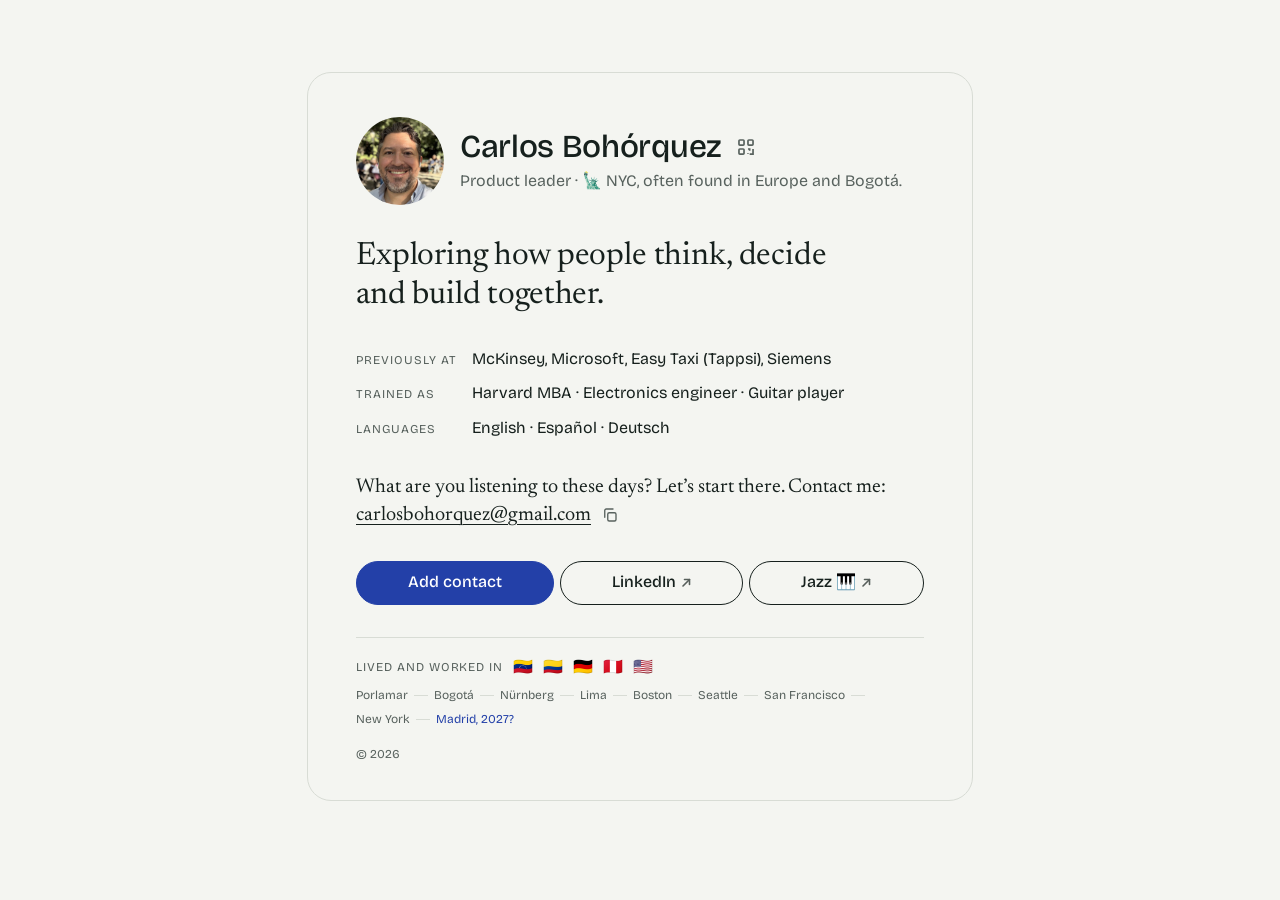
<file: index.html>
<!doctype html>
<html lang="en">
<head>
<meta charset="utf-8">
<meta name="viewport" content="width=device-width, initial-scale=1, viewport-fit=cover">
<title>Carlos Bohórquez</title>
<meta name="claude:viewport-fit-sides" content="cover">
<meta name="robots" content="noindex, nofollow, noimageindex">
<meta name="description" content="Carlos Bohórquez. Exploring how people think, decide and build together.">
<meta property="og:title" content="Carlos Bohórquez">
<meta property="og:description" content="Exploring how people think, decide and build together.">
<meta property="og:url" content="https://caboho.co">
<meta property="og:type" content="profile">
<meta property="og:image" content="https://caboho.co/photo.jpg">
<link rel="icon" href="favicon.ico" sizes="48x48">
<link rel="icon" href="icon.svg" type="image/svg+xml">
<link rel="apple-touch-icon" href="apple-touch-icon.png">
<link rel="preconnect" href="https://fonts.googleapis.com">
<link rel="preconnect" href="https://fonts.gstatic.com" crossorigin>
<link rel="stylesheet" href="https://fonts.googleapis.com/css2?family=Bricolage+Grotesque:opsz,wght@12..96,400;12..96,500&family=Newsreader:ital,opsz,wght@0,6..72,400;1,6..72,400&display=swap">
<style>
/* Layout: one left-aligned column, a business card you read top to bottom in ten seconds; the route strip is the one signature detail */
:root{
  --paper:#F4F5F1; --ink:#16201D; --muted:#58625E; --rule:#D8DCD5; --accent:#2340A8; --accent-ink:#FFFFFF; --chip:#E7EAE3;
  --f-display:"Bricolage Grotesque",ui-sans-serif,system-ui,-apple-system,"Segoe UI",sans-serif;
  --f-voice:"Newsreader",Georgia,"Times New Roman",serif;
  --s-sm:.75rem; --s-md:1rem; --s-lg:1.25rem; --s-xl:clamp(1.6rem,6vw,2rem);
}
@media (prefers-color-scheme:dark){:root:not([data-theme="light"]){--paper:#0F1416;--ink:#E7ECE9;--muted:#9AA5A0;--rule:#28312F;--accent:#93A9FF;--accent-ink:#0F1416;--chip:#1A2124;color-scheme:dark}}
:root[data-theme="dark"]{--paper:#0F1416;--ink:#E7ECE9;--muted:#9AA5A0;--rule:#28312F;--accent:#93A9FF;--accent-ink:#0F1416;--chip:#1A2124;color-scheme:dark}
*{box-sizing:border-box}
html{-webkit-text-size-adjust:100%}
body{margin:0;background:var(--paper);color:var(--ink);font-family:var(--f-display);font-size:16px;line-height:1.55;-webkit-font-smoothing:antialiased}
main{max-width:38rem;margin:0 auto;padding-block:clamp(2.5rem,9vh,6rem) 3rem;padding-left:max(20px,env(safe-area-inset-left,0px));padding-right:max(20px,env(safe-area-inset-right,0px));display:flex;flex-direction:column;gap:2rem}
.who{display:flex;align-items:center;gap:16px}
.mono{width:88px;height:88px;border-radius:50%;flex:none;background:var(--accent);color:var(--accent-ink);display:grid;place-items:center;font-family:var(--f-voice);font-size:26px;letter-spacing:.02em;overflow:hidden}
.mono img{width:100%;height:100%;object-fit:cover;display:block}
h1{margin:0;font-weight:500;font-size:var(--s-xl);line-height:1.1;letter-spacing:-.01em;text-wrap:balance}
.role{margin:.25rem 0 0;color:var(--muted);font-size:var(--s-md)}
.nw{white-space:nowrap}
.hook{margin:0;font-family:var(--f-voice);font-weight:400;font-size:var(--s-xl);line-height:1.22;letter-spacing:-.005em;text-wrap:balance}
.facts{display:grid;gap:.6rem;margin:0;padding:0;list-style:none}
.facts li{display:grid;grid-template-columns:6.5rem minmax(0,1fr);gap:12px;align-items:baseline}
.k{font-family:var(--f-display);font-size:var(--s-sm);letter-spacing:.08em;text-transform:uppercase;color:var(--muted)}
.v{min-width:0}
.ask{margin:0;font-family:var(--f-voice);font-size:var(--s-lg);line-height:1.4}
.actions{display:flex;flex-wrap:wrap;gap:6px}
.actions .btn{flex:1 1 auto;justify-content:center;padding:0 10px;gap:6px;white-space:nowrap}
.btn{display:inline-flex;align-items:center;gap:8px;min-height:44px;padding:0 18px;border-radius:999px;border:1px solid var(--ink);color:var(--ink);text-decoration:none;font-size:var(--s-md);font-weight:500;background:transparent;font-family:var(--f-display);cursor:pointer}
.btn.primary{background:var(--accent);border-color:var(--accent);color:var(--accent-ink)}
.btn:hover{background:var(--chip)}
.btn.primary:hover{filter:brightness(1.08);background:var(--accent)}
.btn[aria-disabled="true"]{opacity:.4;cursor:not-allowed}
.btn[aria-disabled="true"]:hover{background:transparent}
.btn:focus-visible{outline:2px solid var(--accent);outline-offset:3px}
.mailwrap{white-space:nowrap}
.mail{color:var(--ink);text-decoration:underline;text-decoration-thickness:1px;text-underline-offset:4px}
.mail:focus-visible{outline:2px solid var(--accent);outline-offset:3px}
.copy{border:0;background:none;color:var(--muted);cursor:pointer;padding:6px;margin:-6px 0 -6px 4px;display:inline-flex;align-items:center;vertical-align:middle;border-radius:6px}
.copy:hover{color:var(--ink);background:var(--chip)}
.copy:focus-visible{outline:2px solid var(--accent);outline-offset:2px}
.copy.ok{color:var(--accent)}
.copy{position:relative}
.copy::after{content:attr(data-tip);position:absolute;bottom:calc(100% + 6px);left:50%;transform:translateX(-50%);background:var(--ink);color:var(--paper);font-family:var(--f-display);font-size:var(--s-sm);line-height:1.3;padding:3px 8px;border-radius:5px;white-space:nowrap;opacity:0;pointer-events:none;transition:opacity .12s}
.copy:hover::after,.copy:focus-visible::after,.copy.ok::after{opacity:1}
.route-head{display:flex;flex-wrap:wrap;align-items:center;gap:4px 10px}
.flags{display:inline-flex;align-items:center;gap:10px;font-family:"Apple Color Emoji","Segoe UI Emoji","Noto Color Emoji",sans-serif;font-size:1rem;line-height:1}
.flags img{display:block;width:20px;height:20px}
.btn .ext{flex:none;margin-left:-2px;opacity:.7}
.sr{position:absolute;width:1px;height:1px;overflow:hidden;clip:rect(0 0 0 0);white-space:nowrap}
.name-row{display:flex;align-items:center;gap:6px;flex-wrap:wrap}
.qr-btn{border:0;background:none;color:var(--muted);cursor:pointer;width:36px;height:36px;display:inline-grid;place-items:center;border-radius:8px;flex:none}
.qr-btn:hover{color:var(--ink);background:var(--chip)}
.qr-btn:focus-visible{outline:2px solid var(--accent);outline-offset:2px}
.qr-dlg:focus,.qr-dlg:focus-visible{outline:none}
.qr-dlg{border:0;padding:0;background:transparent;max-width:none;max-height:none;overflow:visible}
.qr-dlg::backdrop{background:rgba(8,12,13,.62);-webkit-backdrop-filter:blur(8px);backdrop-filter:blur(8px)}
.qr-card{background:#ffffff;color:#16201D;border-radius:28px;padding:24px 24px 20px;display:flex;flex-direction:column;align-items:center;gap:6px;width:min(84vw,340px);box-shadow:0 24px 60px rgba(0,0,0,.35)}
.qr-code{display:block;width:100%;height:auto}
.qr-name{margin:8px 0 0;font-family:var(--f-display);font-size:var(--s-lg);font-weight:500}
.qr-url{margin:0;color:#58625E;font-size:var(--s-md)}
.qr-hint{margin:8px 0 0;color:#58625E;font-size:var(--s-sm);text-align:center}
@media (prefers-reduced-motion:no-preference){.qr-dlg[open] .qr-card{animation:qrin .22s ease-out}.qr-dlg[open]::backdrop{animation:qrfade .22s ease-out}@keyframes qrin{from{transform:scale(.96);opacity:0}to{transform:none;opacity:1}}@keyframes qrfade{from{opacity:0}to{opacity:1}}.qr-dlg.closing .qr-card{animation:qrout .18s ease-in forwards}.qr-dlg.closing::backdrop{animation:qrfadeout .18s ease-in forwards}@keyframes qrout{from{transform:none;opacity:1}to{transform:scale(.96);opacity:0}}@keyframes qrfadeout{from{opacity:1}to{opacity:0}}}
.legal{font-size:var(--s-sm);color:var(--muted);margin:.4rem 0 0}
.route{border-top:1px solid var(--rule);padding-top:1.25rem;display:flex;flex-direction:column;gap:.6rem}
.stops{display:flex;flex-wrap:wrap;align-items:center;gap:6px 0;margin:0;padding:0;list-style:none;font-family:var(--f-display);font-size:var(--s-sm);color:var(--muted)}
.stops li{display:flex;align-items:center}
.stops li:not(:last-child)::after{content:"";width:14px;height:1px;background:var(--rule);margin:0 6px}
.stops .next{color:var(--accent)}
@media (prefers-reduced-motion:no-preference){.hook{animation:rise .5s ease-out both}@keyframes rise{from{transform:translateY(6px)}to{transform:none}}}
@media (max-width:420px){.facts li{grid-template-columns:1fr;gap:2px}.who{gap:12px}.mono{width:72px;height:72px}.name-row{gap:4px}}
@media (max-width:370px){h1{font-size:1.45rem}.role .nw{white-space:normal}}

@media (min-width:640px){main{max-width:calc(44rem - 38px);margin:clamp(2rem,8vh,5rem) auto;padding:2.75rem 3rem 2.25rem;border:1px solid var(--rule);border-radius:24px}}
.hook .bw{display:none}
@media (min-width:640px){.hook{text-wrap:wrap}.hook .bw{display:inline}}</style>
</head>
<body>
<main>
  <header class="who">
    <div class="mono"><img src="photo.jpg" alt="Carlos Bohórquez" width="88" height="88"></div>
    <div>
      <div class="name-row"><h1>Carlos Bohórquez</h1><button class="qr-btn" id="qr-open" type="button" aria-label="Show QR code" aria-haspopup="dialog"><svg width="18" height="18" viewBox="0 0 16 16" fill="none" stroke="currentColor" stroke-width="1.5" aria-hidden="true"><rect x="1.75" y="1.75" width="4.5" height="4.5" rx=".8"/><rect x="9.75" y="1.75" width="4.5" height="4.5" rx=".8"/><rect x="1.75" y="9.75" width="4.5" height="4.5" rx=".8"/><path d="M9.75 9.75h1.5v1.5M14.25 9.75v4.5h-3M9.75 13.5v.75"/></svg></button></div>
      <p class="role"><span class="nw">Product leader · 🗽 NYC,</span> <span class="nw">often found in Europe and Bogotá.</span></p>
    </div>
  </header>

  <p class="hook">Exploring how people think, decide<br class="bw"> and build together.</p>

  <ul class="facts">
    <li><span class="k">Previously at</span><span class="v">McKinsey, Microsoft, Easy Taxi (Tappsi), Siemens</span></li>
    <li><span class="k">Trained as</span><span class="v">Harvard MBA · Electronics engineer · Guitar player</span></li>
    <li><span class="k">Languages</span><span class="v">English · Español · Deutsch</span></li>
  </ul>

  <p class="ask">What are you listening to these days? Let’s start there. Contact me: <span class="mailwrap"><a id="addr" class="mail" href="mailto:carlosbohorquez@gmail.com">carlosbohorquez@gmail.com</a><button class="copy" id="copy" type="button" aria-label="Copy email address" data-tip="Copy"><svg width="18" height="18" viewBox="0 0 24 24" fill="none" stroke="currentColor" stroke-width="1.8" stroke-linecap="round" stroke-linejoin="round" aria-hidden="true"><rect x="9" y="9" width="11" height="11" rx="2"/><path d="M5 15V6a2 2 0 0 1 2-2h9"/></svg></button></span></p>

  <div class="actions">
    <a class="btn primary" href="carlos.vcf">Add contact</a>
    <a class="btn" href="https://www.linkedin.com/in/carlosbohorquez/" target="_blank" rel="noopener">LinkedIn<svg class="ext" width="12" height="12" viewBox="0 0 12 12" fill="none" stroke="currentColor" stroke-width="1.6" stroke-linecap="round" stroke-linejoin="round" aria-hidden="true"><path d="M4.5 2.5h5v5"/><path d="M9.5 2.5 3 9"/></svg><span class="sr">(opens in a new tab)</span></a>
    <a class="btn" href="https://music.apple.com/us/playlist/jazz-the-best/pl.u-ljPPsxlDvKb" target="_blank" rel="noopener">Jazz 🎹<svg class="ext" width="12" height="12" viewBox="0 0 12 12" fill="none" stroke="currentColor" stroke-width="1.6" stroke-linecap="round" stroke-linejoin="round" aria-hidden="true"><path d="M4.5 2.5h5v5"/><path d="M9.5 2.5 3 9"/></svg><span class="sr">(opens in a new tab)</span></a>
  </div>

  <footer class="route">
    <div class="route-head"><span class="k">Lived and worked in</span><span class="flags"><span class="fl" role="img" aria-label="Venezuela" title="Venezuela" data-src="flags/ve.svg">🇻🇪</span><span class="fl" role="img" aria-label="Colombia" title="Colombia" data-src="flags/co.svg">🇨🇴</span><span class="fl" role="img" aria-label="Germany" title="Germany" data-src="flags/de.svg">🇩🇪</span><span class="fl" role="img" aria-label="Peru" title="Peru" data-src="flags/pe.svg">🇵🇪</span><span class="fl" role="img" aria-label="United States" title="United States" data-src="flags/us.svg">🇺🇸</span></span></div>
    <ol class="stops">
      <li>Porlamar</li><li>Bogotá</li><li>Nürnberg</li><li>Lima</li><li>Boston</li><li>Seattle</li><li>San Francisco</li><li>New York</li><li class="next">Madrid, 2027?</li>
    </ol>
    <p class="legal">© 2026</p>
  </footer>
</main>
<dialog class="qr-dlg" id="qr-dlg" aria-label="QR code for this page">
  <div class="qr-card"><svg class="qr-code" viewBox="0 0 29 29" role="img" aria-label="QR code that opens caboho.co" shape-rendering="crispEdges"><rect width="29" height="29" fill="#ffffff"/><path d="M2,2H3V3H2zM3,2H4V3H3zM4,2H5V3H4zM5,2H6V3H5zM6,2H7V3H6zM7,2H8V3H7zM8,2H9V3H8zM11,2H12V3H11zM12,2H13V3H12zM13,2H14V3H13zM14,2H15V3H14zM15,2H16V3H15zM16,2H17V3H16zM17,2H18V3H17zM18,2H19V3H18zM20,2H21V3H20zM21,2H22V3H21zM22,2H23V3H22zM23,2H24V3H23zM24,2H25V3H24zM25,2H26V3H25zM26,2H27V3H26zM2,3H3V4H2zM8,3H9V4H8zM10,3H11V4H10zM11,3H12V4H11zM13,3H14V4H13zM18,3H19V4H18zM20,3H21V4H20zM26,3H27V4H26zM2,4H3V5H2zM4,4H5V5H4zM5,4H6V5H5zM6,4H7V5H6zM8,4H9V5H8zM10,4H11V5H10zM18,4H19V5H18zM20,4H21V5H20zM22,4H23V5H22zM23,4H24V5H23zM24,4H25V5H24zM26,4H27V5H26zM2,5H3V6H2zM4,5H5V6H4zM5,5H6V6H5zM6,5H7V6H6zM8,5H9V6H8zM10,5H11V6H10zM13,5H14V6H13zM14,5H15V6H14zM16,5H17V6H16zM17,5H18V6H17zM18,5H19V6H18zM20,5H21V6H20zM22,5H23V6H22zM23,5H24V6H23zM24,5H25V6H24zM26,5H27V6H26zM2,6H3V7H2zM4,6H5V7H4zM5,6H6V7H5zM6,6H7V7H6zM8,6H9V7H8zM11,6H12V7H11zM12,6H13V7H12zM14,6H15V7H14zM15,6H16V7H15zM18,6H19V7H18zM20,6H21V7H20zM22,6H23V7H22zM23,6H24V7H23zM24,6H25V7H24zM26,6H27V7H26zM2,7H3V8H2zM8,7H9V8H8zM13,7H14V8H13zM15,7H16V8H15zM16,7H17V8H16zM18,7H19V8H18zM20,7H21V8H20zM26,7H27V8H26zM2,8H3V9H2zM3,8H4V9H3zM4,8H5V9H4zM5,8H6V9H5zM6,8H7V9H6zM7,8H8V9H7zM8,8H9V9H8zM10,8H11V9H10zM12,8H13V9H12zM14,8H15V9H14zM16,8H17V9H16zM18,8H19V9H18zM20,8H21V9H20zM21,8H22V9H21zM22,8H23V9H22zM23,8H24V9H23zM24,8H25V9H24zM25,8H26V9H25zM26,8H27V9H26zM10,9H11V10H10zM13,9H14V10H13zM14,9H15V10H14zM15,9H16V10H15zM17,9H18V10H17zM2,10H3V11H2zM8,10H9V11H8zM10,10H11V11H10zM12,10H13V11H12zM14,10H15V11H14zM16,10H17V11H16zM17,10H18V11H17zM19,10H20V11H19zM20,10H21V11H20zM23,10H24V11H23zM24,10H25V11H24zM25,10H26V11H25zM3,11H4V12H3zM4,11H5V12H4zM6,11H7V12H6zM7,11H8V12H7zM9,11H10V12H9zM10,11H11V12H10zM11,11H12V12H11zM14,11H15V12H14zM16,11H17V12H16zM17,11H18V12H17zM21,11H22V12H21zM22,11H23V12H22zM23,11H24V12H23zM24,11H25V12H24zM25,11H26V12H25zM4,12H5V13H4zM6,12H7V13H6zM8,12H9V13H8zM9,12H10V13H9zM13,12H14V13H13zM14,12H15V13H14zM17,12H18V13H17zM20,12H21V13H20zM21,12H22V13H21zM22,12H23V13H22zM23,12H24V13H23zM25,12H26V13H25zM26,12H27V13H26zM2,13H3V14H2zM5,13H6V14H5zM7,13H8V14H7zM9,13H10V14H9zM10,13H11V14H10zM13,13H14V14H13zM16,13H17V14H16zM17,13H18V14H17zM18,13H19V14H18zM19,13H20V14H19zM20,13H21V14H20zM23,13H24V14H23zM26,13H27V14H26zM2,14H3V15H2zM5,14H6V15H5zM6,14H7V15H6zM7,14H8V15H7zM8,14H9V15H8zM9,14H10V15H9zM11,14H12V15H11zM15,14H16V15H15zM16,14H17V15H16zM18,14H19V15H18zM20,14H21V15H20zM21,14H22V15H21zM26,14H27V15H26zM2,15H3V16H2zM3,15H4V16H3zM7,15H8V16H7zM10,15H11V16H10zM11,15H12V16H11zM12,15H13V16H12zM14,15H15V16H14zM15,15H16V16H15zM16,15H17V16H16zM17,15H18V16H17zM21,15H22V16H21zM25,15H26V16H25zM2,16H3V17H2zM8,16H9V17H8zM10,16H11V17H10zM11,16H12V17H11zM12,16H13V17H12zM15,16H16V17H15zM16,16H17V17H16zM17,16H18V17H17zM18,16H19V17H18zM20,16H21V17H20zM21,16H22V17H21zM22,16H23V17H22zM23,16H24V17H23zM25,16H26V17H25zM26,16H27V17H26zM2,17H3V18H2zM4,17H5V18H4zM6,17H7V18H6zM9,17H10V18H9zM10,17H11V18H10zM12,17H13V18H12zM14,17H15V18H14zM15,17H16V18H15zM16,17H17V18H16zM17,17H18V18H17zM21,17H22V18H21zM23,17H24V18H23zM24,17H25V18H24zM26,17H27V18H26zM2,18H3V19H2zM5,18H6V19H5zM7,18H8V19H7zM8,18H9V19H8zM11,18H12V19H11zM14,18H15V19H14zM16,18H17V19H16zM18,18H19V19H18zM19,18H20V19H19zM20,18H21V19H20zM21,18H22V19H21zM22,18H23V19H22zM24,18H25V19H24zM10,19H11V20H10zM11,19H12V20H11zM18,19H19V20H18zM22,19H23V20H22zM2,20H3V21H2zM3,20H4V21H3zM4,20H5V21H4zM5,20H6V21H5zM6,20H7V21H6zM7,20H8V21H7zM8,20H9V21H8zM12,20H13V21H12zM14,20H15V21H14zM15,20H16V21H15zM16,20H17V21H16zM18,20H19V21H18zM20,20H21V21H20zM22,20H23V21H22zM26,20H27V21H26zM2,21H3V22H2zM8,21H9V22H8zM11,21H12V22H11zM13,21H14V22H13zM16,21H17V22H16zM17,21H18V22H17zM18,21H19V22H18zM22,21H23V22H22zM25,21H26V22H25zM26,21H27V22H26zM2,22H3V23H2zM4,22H5V23H4zM5,22H6V23H5zM6,22H7V23H6zM8,22H9V23H8zM12,22H13V23H12zM13,22H14V23H13zM17,22H18V23H17zM18,22H19V23H18zM19,22H20V23H19zM20,22H21V23H20zM21,22H22V23H21zM22,22H23V23H22zM24,22H25V23H24zM26,22H27V23H26zM2,23H3V24H2zM4,23H5V24H4zM5,23H6V24H5zM6,23H7V24H6zM8,23H9V24H8zM12,23H13V24H12zM14,23H15V24H14zM15,23H16V24H15zM18,23H19V24H18zM19,23H20V24H19zM20,23H21V24H20zM25,23H26V24H25zM26,23H27V24H26zM2,24H3V25H2zM4,24H5V25H4zM5,24H6V25H5zM6,24H7V25H6zM8,24H9V25H8zM11,24H12V25H11zM15,24H16V25H15zM16,24H17V25H16zM17,24H18V25H17zM18,24H19V25H18zM23,24H24V25H23zM24,24H25V25H24zM26,24H27V25H26zM2,25H3V26H2zM8,25H9V26H8zM11,25H12V26H11zM14,25H15V26H14zM15,25H16V26H15zM18,25H19V26H18zM19,25H20V26H19zM21,25H22V26H21zM22,25H23V26H22zM26,25H27V26H26zM2,26H3V27H2zM3,26H4V27H3zM4,26H5V27H4zM5,26H6V27H5zM6,26H7V27H6zM7,26H8V27H7zM8,26H9V27H8zM10,26H11V27H10zM11,26H12V27H11zM12,26H13V27H12zM13,26H14V27H13zM14,26H15V27H14zM15,26H16V27H15zM18,26H19V27H18zM23,26H24V27H23zM26,26H27V27H26z" fill="#16201D"/></svg><p class="qr-name">Carlos Bohórquez</p><p class="qr-url">caboho.co</p><p class="qr-hint">Scan to open this page · tap anywhere to close</p></div>
</dialog>
<script>
(function(){var b=document.getElementById('qr-open'),d=document.getElementById('qr-dlg');if(!b||!d)return;b.addEventListener('click',function(){if(d.showModal){d.showModal()}else{d.setAttribute('open','')}});function shut(){if(d.classList.contains('closing'))return;var still=matchMedia('(prefers-reduced-motion: reduce)').matches;function done(){d.classList.remove('closing');if(d.close){d.close()}else{d.removeAttribute('open')}}if(still){done();return}d.classList.add('closing');setTimeout(done,190)}d.addEventListener('click',shut);d.addEventListener('cancel',function(e){e.preventDefault();shut()});d.addEventListener('close',function(){b.focus()});})();
(function(){
  try{
    var c=document.createElement('canvas');c.width=c.height=1;
    var x=c.getContext('2d',{willReadFrequently:true});x.textBaseline='top';x.font='100px "Apple Color Emoji","Segoe UI Emoji","Noto Color Emoji",sans-serif';x.scale(.01,.01);
    function px(t,col){x.clearRect(0,0,100,100);x.fillStyle=col;x.fillText(t,0,0);return x.getImageData(0,0,1,1).data.join(',')}
    function color(t){var w=px(t,'#fff'),k=px(t,'#000');return w===k&&w.indexOf('0,0,0,')!==0}
    if(color('\uD83C\uDDE8\uD83C\uDDED'))return;
  }catch(e){}
  var f=document.querySelectorAll('.fl[data-src]');
  for(var i=0;i<f.length;i++){var m=new Image();m.src=f[i].getAttribute('data-src');m.alt='';m.width=20;m.height=20;f[i].textContent='';f[i].appendChild(m)}
})();
(function(){
  var b=document.getElementById('copy'),a=document.getElementById('addr');
  b.addEventListener('click',function(){
    var t=a.textContent;
    var ic=b.innerHTML,ck='<svg width="18" height="18" viewBox="0 0 24 24" fill="none" stroke="currentColor" stroke-width="2" stroke-linecap="round" stroke-linejoin="round" aria-hidden="true"><path d="M5 12.5l4.5 4.5L19 7.5"/></svg>';function done(){b.innerHTML=ck;b.classList.add('ok');b.setAttribute('aria-label','Copied');b.dataset.tip='Copied';setTimeout(function(){b.innerHTML=ic;b.classList.remove('ok');b.setAttribute('aria-label','Copy email address');b.dataset.tip='Copy'},1600)}
    function sel(){var r=document.createRange();r.selectNodeContents(a);var s=getSelection();s.removeAllRanges();s.addRange(r)}
    try{navigator.clipboard.writeText(t).then(done,sel)}catch(e){sel()}
  });
})();
</script>
</body>
</html>
</file>
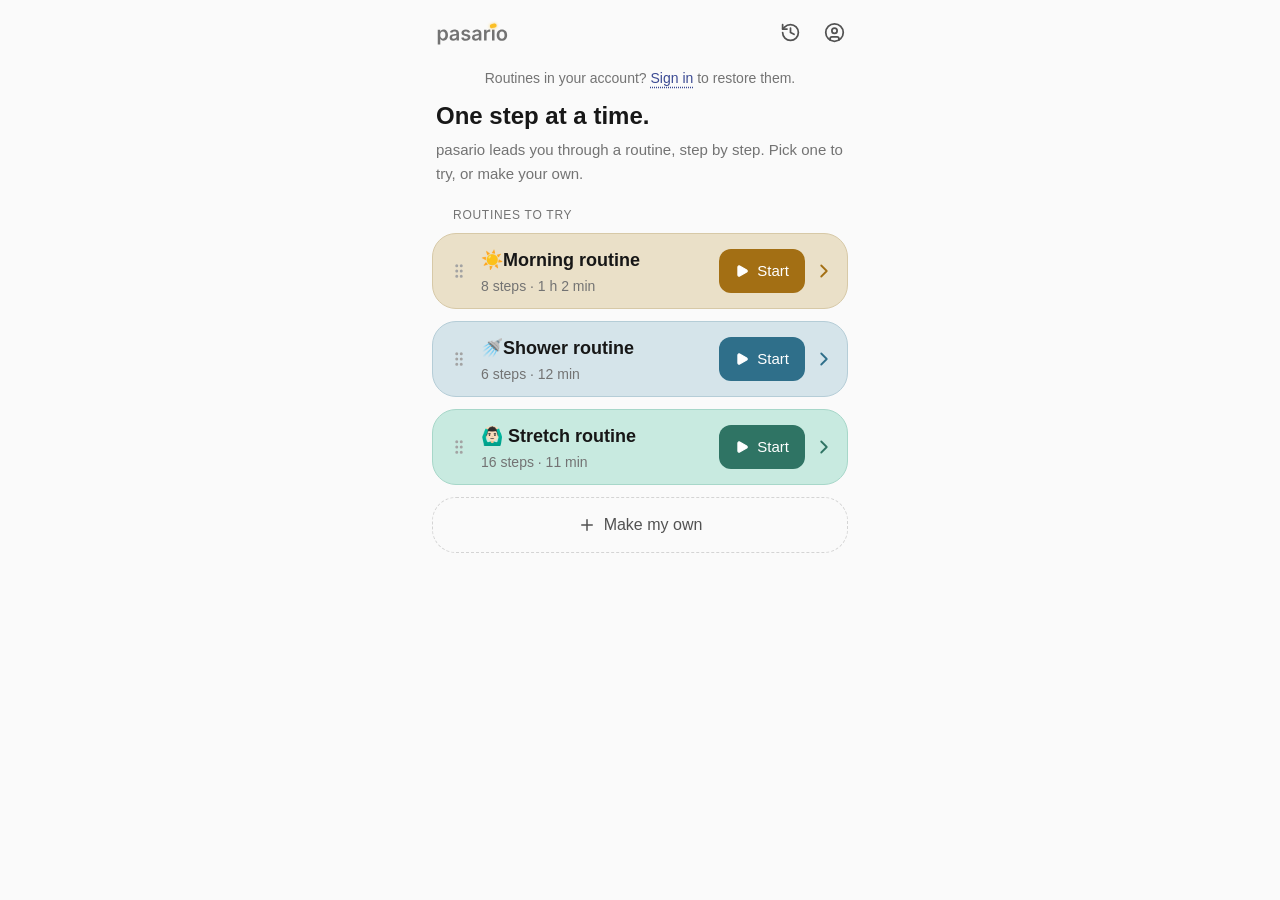
<file: focus-preview/index.html>
<!doctype html>
<html lang="en">
  <head>
    <meta charset="UTF-8" />
    <meta name="viewport" content="width=device-width, initial-scale=1, viewport-fit=cover" />
    <meta name="robots" content="noindex, nofollow" />
    <meta name="description" content="Get through your routines, one calm step at a time." />
    <meta property="og:title" content="pasario" />
    <meta property="og:description" content="Get through your routines, one calm step at a time." />
    <meta property="og:image" content="https://caboho.co/focus-preview/og-image.png" />
    <meta property="og:image:width" content="512" />
    <meta property="og:image:height" content="512" />
    <meta property="og:url" content="https://caboho.co/focus-preview/" />
    <meta name="theme-color" content="#fafafa" media="(prefers-color-scheme: light)" />
    <meta name="theme-color" content="#0a0a0a" media="(prefers-color-scheme: dark)" />
    <meta name="apple-mobile-web-app-capable" content="yes" />
    <meta name="mobile-web-app-capable" content="yes" />
    <meta name="apple-mobile-web-app-status-bar-style" content="default" />
    <meta name="apple-mobile-web-app-title" content="pasario" />
    <link rel="manifest" href="/focus-preview/manifest.webmanifest" />
    <link rel="icon" href="/focus-preview/icon.svg" type="image/svg+xml" media="(prefers-color-scheme: light)" data-app-icon="light" />
    <link rel="icon" href="/focus-preview/icon-night.svg" type="image/svg+xml" media="(prefers-color-scheme: dark)" data-app-icon="dark" />
    <link rel="apple-touch-icon" href="/focus-preview/apple-touch-icon.png" data-app-icon="touch" />
    <title>pasario</title>
    <script type="module" crossorigin src="/focus-preview/assets/index-C7Klls-5.js"></script>
    <link rel="stylesheet" crossorigin href="/focus-preview/assets/index-Cf4DKK6Q.css">
  </head>
  <body>
    <div id="root"></div>
  </body>
</html>
</file>
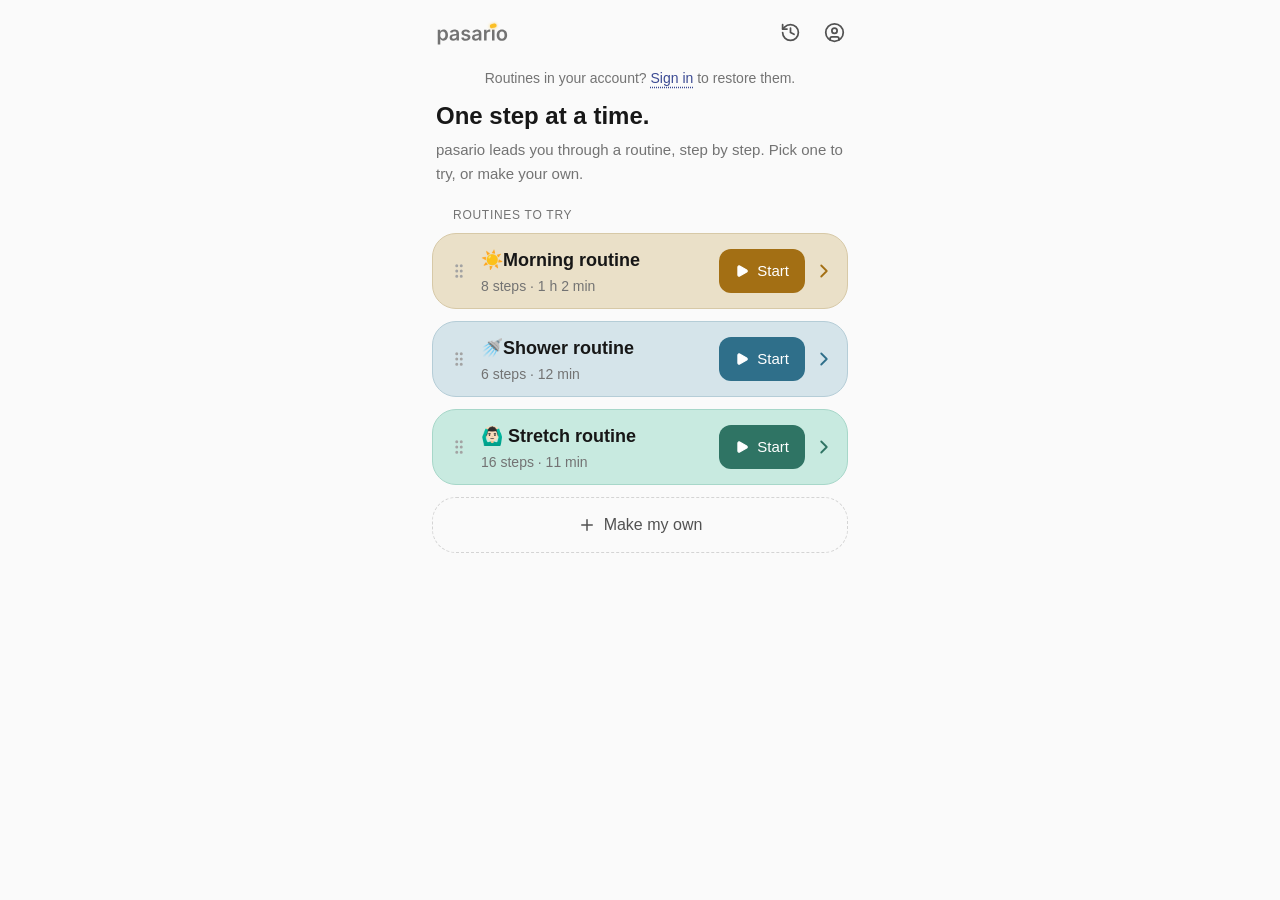
<file: focus/index.html>
<!doctype html>
<html lang="en">
  <head>
    <meta charset="UTF-8" />
    <meta name="viewport" content="width=device-width, initial-scale=1, viewport-fit=cover" />
    <meta name="robots" content="noindex, nofollow" />
    <meta name="description" content="Get through your routines, one calm step at a time." />
    <meta property="og:title" content="pasario" />
    <meta property="og:description" content="Get through your routines, one calm step at a time." />
    <meta property="og:image" content="https://caboho.co/focus/og-image.png" />
    <meta property="og:image:width" content="512" />
    <meta property="og:image:height" content="512" />
    <meta property="og:url" content="https://caboho.co/focus/" />
    <meta name="theme-color" content="#fafafa" media="(prefers-color-scheme: light)" />
    <meta name="theme-color" content="#0a0a0a" media="(prefers-color-scheme: dark)" />
    <meta name="apple-mobile-web-app-capable" content="yes" />
    <meta name="mobile-web-app-capable" content="yes" />
    <meta name="apple-mobile-web-app-status-bar-style" content="default" />
    <meta name="apple-mobile-web-app-title" content="pasario" />
    <link rel="manifest" href="/focus/manifest.webmanifest" />
    <link rel="icon" href="/focus/icon.svg" type="image/svg+xml" media="(prefers-color-scheme: light)" data-app-icon="light" />
    <link rel="icon" href="/focus/icon-night.svg" type="image/svg+xml" media="(prefers-color-scheme: dark)" data-app-icon="dark" />
    <link rel="apple-touch-icon" href="/focus/apple-touch-icon.png" data-app-icon="touch" />
    <title>pasario</title>
    <script type="module" crossorigin src="/focus/assets/index-Bmaku57b.js"></script>
    <link rel="stylesheet" crossorigin href="/focus/assets/index-Cf4DKK6Q.css">
  </head>
  <body>
    <div id="root"></div>
  </body>
</html>
</file>
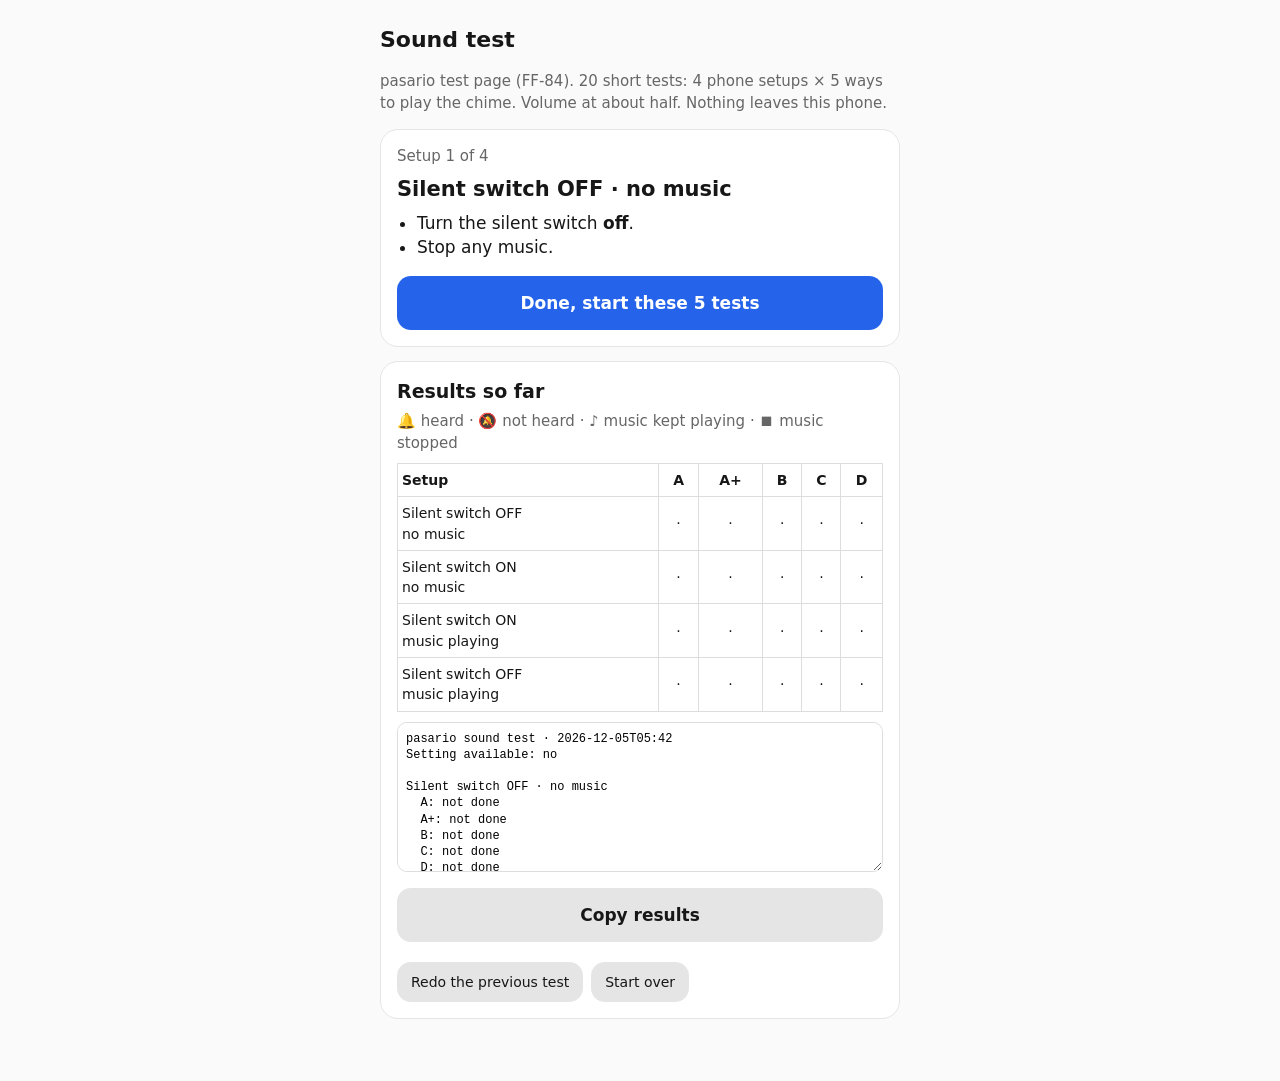
<file: focus-preview/sound-test.html>
<!doctype html>
<html lang="en">
<head>
<meta charset="utf-8">
<meta name="viewport" content="width=device-width, initial-scale=1, viewport-fit=cover">
<meta name="robots" content="noindex">
<title>pasario · Sound test</title>
<style>
  :root { color-scheme: light dark; }
  body { font: 17px/1.45 -apple-system, system-ui, sans-serif; margin: 0; padding: 24px 18px 48px; max-width: 520px; margin-inline: auto; background: #fafafa; color: #171717; }
  @media (prefers-color-scheme: dark) { body { background: #0a0a0a; color: #f5f5f5; } .card { background: #171717 !important; border-color: #2a2a2a !important; } .muted { color: #a3a3a3 !important; } td, th { border-color: #333 !important; } textarea { background: #111; color: #ddd; border-color: #333 !important; } .ghost { background: #262626 !important; color: #f5f5f5 !important; } }
  h1 { font-size: 22px; margin: 0 0 6px; }
  h2 { font-size: 19px; margin: 0 0 6px; }
  .muted { color: #666; font-size: 15px; }
  .card { background: #fff; border: 1px solid #e5e5e5; border-radius: 18px; padding: 16px; margin: 14px 0; }
  .big { font-size: 21px; font-weight: 700; margin: 6px 0; }
  button { font: inherit; font-weight: 600; width: 100%; min-height: 54px; border: 0; border-radius: 14px; background: #2563eb; color: #fff; margin-top: 10px; }
  button:active { opacity: .7; }
  .ghost { background: #e5e5e5; color: #171717; }
  .row { display: grid; grid-template-columns: 1fr 1fr; gap: 10px; }
  .small { min-height: 40px; font-size: 14px; font-weight: 500; width: auto; padding: 0 14px; }
  table { border-collapse: collapse; width: 100%; font-size: 14px; margin-top: 8px; }
  td, th { border: 1px solid #ddd; padding: 6px 4px; text-align: center; }
  th:first-child, td:first-child { text-align: left; }
  textarea { width: 100%; box-sizing: border-box; height: 150px; font: 12px/1.35 ui-monospace, monospace; border-radius: 10px; border: 1px solid #ddd; padding: 8px; margin-top: 10px; }
  ul { padding-left: 20px; margin: 6px 0; }
</style>
</head>
<body>
<h1>Sound test</h1>
<p class="muted">pasario test page (FF-84). 20 short tests: 4 phone setups × 5 ways to play the chime. Volume at about half. Nothing leaves this phone.</p>
<div id="app"></div>
<div class="card">
  <h2>Results so far</h2>
  <div class="muted">🔔 heard · 🔕 not heard · ♪ music kept playing · ⏹ music stopped</div>
  <div id="grid"></div>
  <textarea id="out" readonly></textarea>
  <button id="copy" class="ghost">Copy results</button>
  <div style="margin-top:10px; display:flex; gap:8px; flex-wrap:wrap">
    <button id="back" class="ghost small">Redo the previous test</button>
    <button id="reset" class="ghost small">Start over</button>
  </div>
</div>

<script>
(function () {
  var SETUPS = [
    { k: 'quiet', t: 'Silent switch OFF · no music', todo: ['Turn the silent switch <b>off</b>.', 'Stop any music.'] },
    { k: 'silent', t: 'Silent switch ON · no music', todo: ['Turn the silent switch <b>on</b>.', 'Keep music stopped.'] },
    { k: 'silent+music', t: 'Silent switch ON · music playing', music: true, todo: ['Keep the silent switch <b>on</b>.', 'Start a song in Apple Music, then come back here.'] },
    { k: 'music', t: 'Silent switch OFF · music playing', music: true, todo: ['Turn the silent switch <b>off</b>.', 'Keep a song playing in Apple Music.'] }
  ];
  var METHODS = [
    { k: 'A', t: 'The chime exactly as the app plays it today' },
    { k: 'A+', t: 'As today, plus a silent blip inside the tap' },
    { k: 'B', t: 'Marked as media, with the blip' },
    { k: 'C', t: 'As a sound file' },
    { k: 'D', t: 'Marked as a short sound, with the blip' }
  ];
  var N = METHODS.length, TOTAL = SETUPS.length * N;
  var KEY = 'ff-sound-test-v4', app = document.getElementById('app');
  function load() { try { return JSON.parse(localStorage.getItem(KEY)) || { i: 0, ready: -1, res: {} }; } catch (e) { return { i: 0, ready: -1, res: {} }; } }
  var st = load();
  function save() { try { localStorage.setItem(KEY, JSON.stringify(st)); } catch (e) {} }
  function session() { return navigator.audioSession || null; }
  function setType(t) { var s = session(); if (!s) return 'no setting'; try { s.type = t; return s.type === t ? t : 'refused'; } catch (e) { return 'refused'; } }

  // The chime: two soft sine tones (880 Hz, then 1175 Hz), with the slower fade.
  var ctx = null;
  function schedule() {
    var t = ctx.currentTime;
    [880, 1175].forEach(function (f, i) {
      var o = ctx.createOscillator(), g = ctx.createGain(), s = t + i * 0.22;
      o.type = 'sine'; o.frequency.value = f;
      g.gain.setValueAtTime(0.0001, s); g.gain.exponentialRampToValueAtTime(0.32, s + 0.02); g.gain.setTargetAtTime(0.0001, s + 0.02, 0.11);
      o.connect(g).connect(ctx.destination); o.start(s); o.stop(s + 0.7);
    });
  }
  function wav(silent) {
    var rate = 22050, len = Math.floor(rate * (silent ? 0.15 : 0.9)), data = new Int16Array(len);
    if (!silent) [880, 1175].forEach(function (f, i) {
      var s = i * 0.22;
      for (var n = 0; n < len; n++) { var x = n / rate - s; if (x < 0 || x > 0.66) continue; var env = x < 0.02 ? x / 0.02 : Math.exp(-(x - 0.02) / 0.11); data[n] += Math.round(Math.sin(2 * Math.PI * f * x) * env * 0.32 * 32767 * 0.9); }
    });
    var buf = new ArrayBuffer(44 + len * 2), v = new DataView(buf);
    function str(o, s) { for (var k = 0; k < s.length; k++) v.setUint8(o + k, s.charCodeAt(k)); }
    str(0, 'RIFF'); v.setUint32(4, 36 + len * 2, true); str(8, 'WAVE'); str(12, 'fmt '); v.setUint32(16, 16, true);
    v.setUint16(20, 1, true); v.setUint16(22, 1, true); v.setUint32(24, rate, true); v.setUint32(28, rate * 2, true);
    v.setUint16(32, 2, true); v.setUint16(34, 16, true); str(36, 'data'); v.setUint32(40, len * 2, true);
    for (var n = 0; n < len; n++) v.setInt16(44 + n * 2, data[n], true);
    return URL.createObjectURL(new Blob([buf], { type: 'audio/wav' }));
  }

  // Like the app: sound is prepared inside the tap, and the chime comes 2 seconds later with no tap.
  function run(method, done) {
    var log = [];
    if (method === 'C') {
      log.push('setting ' + setType('auto'));
      var el = new Audio(wav(true));
      el.play().then(function () { log.push('tap: file unlocked'); }, function (e) { log.push('tap: unlock refused ' + e.name); });
      setTimeout(function () {
        el.src = wav(false);
        el.play().then(function () { log.push('chime: file playing'); done(log); }, function (e) { log.push('chime: refused ' + e.name); done(log); });
      }, 2000);
      return;
    }
    log.push('setting ' + setType(method === 'B' ? 'playback' : method === 'D' ? 'transient' : 'auto'));
    var AC = window.AudioContext || window.webkitAudioContext; if (!AC) { log.push('no tone generator'); done(log); return; }
    ctx = new AC(); log.push('tap: ' + ctx.state);
    if (method !== 'A') { try { var src = ctx.createBufferSource(); src.buffer = ctx.createBuffer(1, 1, 22050); src.connect(ctx.destination); src.start(0); log.push('blip sent'); } catch (e) { log.push('blip failed'); } }
    try { ctx.resume().then(function () { log.push('tap resume ok: ' + ctx.state); }, function () { log.push('tap resume refused'); }); } catch (e) {}
    setTimeout(function () {
      log.push('chime: ' + ctx.state);
      if (ctx.state === 'running') { schedule(); done(log); return; }
      var fin = false, f = function (how) { if (fin) return; fin = true; log.push(how + ': ' + ctx.state); if (ctx.state === 'running') schedule(); done(log); };
      try { ctx.resume().then(function () { f('late resume ok'); }, function () { f('late resume refused'); }); } catch (e) { f('late resume error'); }
      setTimeout(function () { f('late resume no answer'); }, 1500);
    }, 2000);
  }

  function h(html) { app.innerHTML = '<div class="card">' + html + '</div>'; }
  function render() {
    grid();
    if (st.i >= TOTAL) { h('<h2>All ' + TOTAL + ' done</h2><div>Tap <b>Copy results</b> and paste them to Claude.</div>'); return; }
    var si = Math.floor(st.i / N), mi = st.i % N, S = SETUPS[si], M = METHODS[mi];
    if (st.ready !== si) {
      h('<div class="muted">Setup ' + (si + 1) + ' of 4</div><div class="big">' + S.t + '</div><ul><li>' + S.todo.join('</li><li>') + '</li></ul><button id="go">Done, start these 5 tests</button>');
      document.getElementById('go').onclick = function () { st.ready = si; save(); render(); };
      return;
    }
    h('<div class="muted">Test ' + (st.i + 1) + ' of ' + TOTAL + ' · ' + S.t + '</div><div class="big">' + M.k + ' · ' + M.t + '</div>' +
      (S.music ? '<div><b>Check the music is playing right now.</b> If the last test stopped it, start it again first.</div>' : '') +
      '<div class="muted">The chime comes 2 seconds after your tap.</div><button id="play">Play ' + M.k + '</button><div id="q"></div>');
    document.getElementById('play').onclick = function () {
      var b = this; b.disabled = true; b.textContent = 'Chime in 2 seconds…'; b.style.opacity = .5;
      run(M.k, function (log) {
        setTimeout(function () {
          b.textContent = 'Sent';
          var ans = { log: log }, q = document.getElementById('q');
          function ask(text, field, next) {
            q.innerHTML = '<div style="margin-top:14px"><b>' + text + '</b></div><div class="row"><button id="y">Yes</button><button id="n" class="ghost">No</button></div>';
            document.getElementById('y').onclick = function () { ans[field] = true; next(); };
            document.getElementById('n').onclick = function () { ans[field] = false; next(); };
          }
          function finish() { st.res[S.k + '|' + M.k] = ans; st.i++; save(); location.reload(); }
          ask('Did you hear the chime?', 'heard', function () { if (S.music) ask('Is the music still playing?', 'music', finish); else finish(); });
        }, 1200);
      });
    };
  }

  function cell(r) { if (!r) return '·'; return (r.heard ? '🔔' : '🔕') + (r.music === undefined ? '' : r.music ? ' ♪' : ' ⏹'); }
  function grid() {
    var html = '<table><tr><th>Setup</th>' + METHODS.map(function (m) { return '<th>' + m.k + '</th>'; }).join('') + '</tr>';
    var text = ['pasario sound test · ' + new Date().toISOString().slice(0, 16), 'Setting available: ' + (session() ? 'yes' : 'no'), ''];
    SETUPS.forEach(function (S) {
      html += '<tr><td>' + S.t.replace(' · ', '<br>') + '</td>' + METHODS.map(function (M) { return '<td>' + cell(st.res[S.k + '|' + M.k]) + '</td>'; }).join('') + '</tr>';
      text.push(S.t);
      METHODS.forEach(function (M) {
        var r = st.res[S.k + '|' + M.k]; if (!r) { text.push('  ' + M.k + ': not done'); return; }
        text.push('  ' + M.k + ': chime ' + (r.heard ? 'HEARD' : 'not heard') + (r.music === undefined ? '' : ', music ' + (r.music ? 'kept playing' : 'STOPPED')) + ' [' + r.log.join('; ') + ']');
      });
    });
    text.push('', navigator.userAgent);
    document.getElementById('grid').innerHTML = html + '</table>';
    document.getElementById('out').value = text.join('\n');
  }
  document.getElementById('copy').onclick = function () {
    var o = document.getElementById('out'), b = this;
    function ok() { b.textContent = 'Copied'; setTimeout(function () { b.textContent = 'Copy results'; }, 1500); }
    if (navigator.clipboard && navigator.clipboard.writeText) navigator.clipboard.writeText(o.value).then(ok, function () { o.select(); document.execCommand('copy'); ok(); });
    else { o.select(); document.execCommand('copy'); ok(); }
  };
  document.getElementById('back').onclick = function () { if (st.i > 0) { st.i--; st.ready = Math.floor(st.i / N); save(); location.reload(); } };
  var armed = false;
  document.getElementById('reset').onclick = function () {
    if (!armed) { armed = true; this.textContent = 'Tap again to erase all results'; return; }
    try { localStorage.removeItem(KEY); } catch (e) {} location.reload();
  };
  render();
})();
</script>
</body>
</html>
</file>
<file: focus-preview/assets/index-Cf4DKK6Q.css>
*,:before,:after{--tw-border-spacing-x: 0;--tw-border-spacing-y: 0;--tw-translate-x: 0;--tw-translate-y: 0;--tw-rotate: 0;--tw-skew-x: 0;--tw-skew-y: 0;--tw-scale-x: 1;--tw-scale-y: 1;--tw-pan-x: ;--tw-pan-y: ;--tw-pinch-zoom: ;--tw-scroll-snap-strictness: proximity;--tw-gradient-from-position: ;--tw-gradient-via-position: ;--tw-gradient-to-position: ;--tw-ordinal: ;--tw-slashed-zero: ;--tw-numeric-figure: ;--tw-numeric-spacing: ;--tw-numeric-fraction: ;--tw-ring-inset: ;--tw-ring-offset-width: 0px;--tw-ring-offset-color: #fff;--tw-ring-color: rgb(94 114 196 / .5);--tw-ring-offset-shadow: 0 0 #0000;--tw-ring-shadow: 0 0 #0000;--tw-shadow: 0 0 #0000;--tw-shadow-colored: 0 0 #0000;--tw-blur: ;--tw-brightness: ;--tw-contrast: ;--tw-grayscale: ;--tw-hue-rotate: ;--tw-invert: ;--tw-saturate: ;--tw-sepia: ;--tw-drop-shadow: ;--tw-backdrop-blur: ;--tw-backdrop-brightness: ;--tw-backdrop-contrast: ;--tw-backdrop-grayscale: ;--tw-backdrop-hue-rotate: ;--tw-backdrop-invert: ;--tw-backdrop-opacity: ;--tw-backdrop-saturate: ;--tw-backdrop-sepia: ;--tw-contain-size: ;--tw-contain-layout: ;--tw-contain-paint: ;--tw-contain-style: }::backdrop{--tw-border-spacing-x: 0;--tw-border-spacing-y: 0;--tw-translate-x: 0;--tw-translate-y: 0;--tw-rotate: 0;--tw-skew-x: 0;--tw-skew-y: 0;--tw-scale-x: 1;--tw-scale-y: 1;--tw-pan-x: ;--tw-pan-y: ;--tw-pinch-zoom: ;--tw-scroll-snap-strictness: proximity;--tw-gradient-from-position: ;--tw-gradient-via-position: ;--tw-gradient-to-position: ;--tw-ordinal: ;--tw-slashed-zero: ;--tw-numeric-figure: ;--tw-numeric-spacing: ;--tw-numeric-fraction: ;--tw-ring-inset: ;--tw-ring-offset-width: 0px;--tw-ring-offset-color: #fff;--tw-ring-color: rgb(94 114 196 / .5);--tw-ring-offset-shadow: 0 0 #0000;--tw-ring-shadow: 0 0 #0000;--tw-shadow: 0 0 #0000;--tw-shadow-colored: 0 0 #0000;--tw-blur: ;--tw-brightness: ;--tw-contrast: ;--tw-grayscale: ;--tw-hue-rotate: ;--tw-invert: ;--tw-saturate: ;--tw-sepia: ;--tw-drop-shadow: ;--tw-backdrop-blur: ;--tw-backdrop-brightness: ;--tw-backdrop-contrast: ;--tw-backdrop-grayscale: ;--tw-backdrop-hue-rotate: ;--tw-backdrop-invert: ;--tw-backdrop-opacity: ;--tw-backdrop-saturate: ;--tw-backdrop-sepia: ;--tw-contain-size: ;--tw-contain-layout: ;--tw-contain-paint: ;--tw-contain-style: }*,:before,:after{box-sizing:border-box;border-width:0;border-style:solid;border-color:#e5e7eb}:before,:after{--tw-content: ""}html,:host{line-height:1.5;-webkit-text-size-adjust:100%;-moz-tab-size:4;-o-tab-size:4;tab-size:4;font-family:-apple-system,BlinkMacSystemFont,Segoe UI,Roboto,sans-serif;font-feature-settings:normal;font-variation-settings:normal;-webkit-tap-highlight-color:transparent}body{margin:0;line-height:inherit}hr{height:0;color:inherit;border-top-width:1px}abbr:where([title]){-webkit-text-decoration:underline dotted;text-decoration:underline dotted}h1,h2,h3,h4,h5,h6{font-size:inherit;font-weight:inherit}a{color:inherit;text-decoration:inherit}b,strong{font-weight:bolder}code,kbd,samp,pre{font-family:ui-monospace,SFMono-Regular,Menlo,Monaco,Consolas,Liberation Mono,Courier New,monospace;font-feature-settings:normal;font-variation-settings:normal;font-size:1em}small{font-size:80%}sub,sup{font-size:75%;line-height:0;position:relative;vertical-align:baseline}sub{bottom:-.25em}sup{top:-.5em}table{text-indent:0;border-color:inherit;border-collapse:collapse}button,input,optgroup,select,textarea{font-family:inherit;font-feature-settings:inherit;font-variation-settings:inherit;font-size:100%;font-weight:inherit;line-height:inherit;letter-spacing:inherit;color:inherit;margin:0;padding:0}button,select{text-transform:none}button,input:where([type=button]),input:where([type=reset]),input:where([type=submit]){-webkit-appearance:button;background-color:transparent;background-image:none}:-moz-focusring{outline:auto}:-moz-ui-invalid{box-shadow:none}progress{vertical-align:baseline}::-webkit-inner-spin-button,::-webkit-outer-spin-button{height:auto}[type=search]{-webkit-appearance:textfield;outline-offset:-2px}::-webkit-search-decoration{-webkit-appearance:none}::-webkit-file-upload-button{-webkit-appearance:button;font:inherit}summary{display:list-item}blockquote,dl,dd,h1,h2,h3,h4,h5,h6,hr,figure,p,pre{margin:0}fieldset{margin:0;padding:0}legend{padding:0}ol,ul,menu{list-style:none;margin:0;padding:0}dialog{padding:0}textarea{resize:vertical}input::-moz-placeholder,textarea::-moz-placeholder{opacity:1;color:#9ca3af}input::placeholder,textarea::placeholder{opacity:1;color:#9ca3af}button,[role=button]{cursor:pointer}:disabled{cursor:default}img,svg,video,canvas,audio,iframe,embed,object{display:block;vertical-align:middle}img,video{max-width:100%;height:auto}[hidden]:where(:not([hidden=until-found])){display:none}.pointer-events-none{pointer-events:none}.pointer-events-auto{pointer-events:auto}.visible{visibility:visible}.collapse{visibility:collapse}.static{position:static}.fixed{position:fixed}.absolute{position:absolute}.relative{position:relative}.sticky{position:sticky}.inset-0{top:0;right:0;bottom:0;left:0}.inset-x-0{left:0;right:0}.inset-x-2{left:.5rem;right:.5rem}.inset-x-6{left:1.5rem;right:1.5rem}.inset-y-0{top:0;bottom:0}.-bottom-\[3px\]{bottom:-3px}.-bottom-px{bottom:-1px}.-right-1{right:-.25rem}.-top-5{top:-1.25rem}.bottom-0{bottom:0}.bottom-4{bottom:1rem}.bottom-\[7px\]{bottom:7px}.bottom-full{bottom:100%}.left-0{left:0}.left-2{left:.5rem}.left-3{left:.75rem}.left-\[15px\]{left:15px}.right-0{right:0}.right-2{right:.5rem}.right-2\.5{right:.625rem}.right-5{right:1.25rem}.right-8{right:2rem}.right-\[9px\]{right:9px}.top-0{top:0}.top-1\/2{top:50%}.top-12{top:3rem}.top-2\.5{top:.625rem}.top-4{top:1rem}.top-\[18px\]{top:18px}.top-\[5px\]{top:5px}.top-\[calc\(12vh\+env\(safe-area-inset-top\)\)\]{top:calc(12vh + env(safe-area-inset-top))}.top-full{top:100%}.top-px{top:1px}.z-10{z-index:10}.z-20{z-index:20}.z-30{z-index:30}.z-40{z-index:40}.z-50{z-index:50}.z-\[1\]{z-index:1}.z-\[25\]{z-index:25}.z-\[2\]{z-index:2}.z-\[36\]{z-index:36}.z-\[60\]{z-index:60}.float-right{float:right}.float-left{float:left}.m-0{margin:0}.-mx-4{margin-left:-1rem;margin-right:-1rem}.-mx-5{margin-left:-1.25rem;margin-right:-1.25rem}.-my-2{margin-top:-.5rem;margin-bottom:-.5rem}.mx-1{margin-left:.25rem;margin-right:.25rem}.mx-auto{margin-left:auto;margin-right:auto}.my-3{margin-top:.75rem;margin-bottom:.75rem}.-ml-1{margin-left:-.25rem}.-ml-2{margin-left:-.5rem}.-ml-3{margin-left:-.75rem}.-ml-4{margin-left:-1rem}.-mr-1{margin-right:-.25rem}.-mr-2{margin-right:-.5rem}.-mr-3{margin-right:-.75rem}.-mr-\[10px\]{margin-right:-10px}.-mt-0\.5{margin-top:-.125rem}.-mt-1{margin-top:-.25rem}.-mt-2{margin-top:-.5rem}.-mt-5{margin-top:-1.25rem}.mb-1{margin-bottom:.25rem}.mb-2{margin-bottom:.5rem}.mb-2\.5{margin-bottom:.625rem}.mb-3{margin-bottom:.75rem}.mb-4{margin-bottom:1rem}.mb-5{margin-bottom:1.25rem}.ml-1{margin-left:.25rem}.ml-1\.5{margin-left:.375rem}.ml-2{margin-left:.5rem}.ml-4{margin-left:1rem}.ml-6{margin-left:1.5rem}.ml-9{margin-left:2.25rem}.ml-\[30px\]{margin-left:30px}.mr-1\.5{margin-right:.375rem}.mr-2{margin-right:.5rem}.mr-3{margin-right:.75rem}.mt-0\.5{margin-top:.125rem}.mt-1{margin-top:.25rem}.mt-1\.5{margin-top:.375rem}.mt-2{margin-top:.5rem}.mt-3{margin-top:.75rem}.mt-4{margin-top:1rem}.mt-5{margin-top:1.25rem}.mt-6{margin-top:1.5rem}.mt-7{margin-top:1.75rem}.mt-\[3px\]{margin-top:3px}.mt-auto{margin-top:auto}.line-clamp-2{overflow:hidden;display:-webkit-box;-webkit-box-orient:vertical;-webkit-line-clamp:2}.block{display:block}.inline-block{display:inline-block}.inline{display:inline}.flex{display:flex}.inline-flex{display:inline-flex}.table{display:table}.grid{display:grid}.contents{display:contents}.hidden{display:none}.aspect-square{aspect-ratio:1 / 1}.h-0\.5{height:.125rem}.h-10{height:2.5rem}.h-11{height:2.75rem}.h-12{height:3rem}.h-14{height:3.5rem}.h-16{height:4rem}.h-2{height:.5rem}.h-24{height:6rem}.h-3{height:.75rem}.h-5{height:1.25rem}.h-6{height:1.5rem}.h-7{height:1.75rem}.h-8{height:2rem}.h-9{height:2.25rem}.h-\[25px\]{height:25px}.h-\[26px\]{height:26px}.h-\[42px\]{height:42px}.h-\[92dvh\]{height:92dvh}.h-full{height:100%}.max-h-60{max-height:15rem}.max-h-\[90dvh\]{max-height:90dvh}.min-h-11{min-height:2.75rem}.min-h-5{min-height:1.25rem}.min-h-9{min-height:2.25rem}.min-h-\[3\.25rem\]{min-height:3.25rem}.min-h-\[60dvh\]{min-height:60dvh}.min-h-\[68px\]{min-height:68px}.min-h-\[76px\]{min-height:76px}.min-h-dvh{min-height:100dvh}.min-h-full{min-height:100%}.w-0{width:0px}.w-10{width:2.5rem}.w-11{width:2.75rem}.w-12{width:3rem}.w-14{width:3.5rem}.w-16{width:4rem}.w-2{width:.5rem}.w-3{width:.75rem}.w-5{width:1.25rem}.w-6{width:1.5rem}.w-60{width:15rem}.w-7{width:1.75rem}.w-8{width:2rem}.w-9{width:2.25rem}.w-\[2px\]{width:2px}.w-\[3\.75rem\]{width:3.75rem}.w-\[30px\]{width:30px}.w-\[calc\(100\%\+0\.25rem\)\]{width:calc(100% + .25rem)}.w-auto{width:auto}.w-fit{width:-moz-fit-content;width:fit-content}.w-full{width:100%}.w-px{width:1px}.min-w-0{min-width:0px}.min-w-\[200px\]{min-width:200px}.min-w-\[2rem\]{min-width:2rem}.max-w-\[calc\(100\%-2\.5rem\)\]{max-width:calc(100% - 2.5rem)}.max-w-full{max-width:100%}.max-w-md{max-width:28rem}.flex-1{flex:1 1 0%}.shrink{flex-shrink:1}.shrink-0{flex-shrink:0}.grow{flex-grow:1}.-translate-x-1\/2{--tw-translate-x: -50%;transform:translate(var(--tw-translate-x),var(--tw-translate-y)) rotate(var(--tw-rotate)) skew(var(--tw-skew-x)) skewY(var(--tw-skew-y)) scaleX(var(--tw-scale-x)) scaleY(var(--tw-scale-y))}.-translate-y-1\/2{--tw-translate-y: -50%;transform:translate(var(--tw-translate-x),var(--tw-translate-y)) rotate(var(--tw-rotate)) skew(var(--tw-skew-x)) skewY(var(--tw-skew-y)) scaleX(var(--tw-scale-x)) scaleY(var(--tw-scale-y))}.-translate-y-1\/3{--tw-translate-y: -33.333333%;transform:translate(var(--tw-translate-x),var(--tw-translate-y)) rotate(var(--tw-rotate)) skew(var(--tw-skew-x)) skewY(var(--tw-skew-y)) scaleX(var(--tw-scale-x)) scaleY(var(--tw-scale-y))}.translate-x-5{--tw-translate-x: 1.25rem;transform:translate(var(--tw-translate-x),var(--tw-translate-y)) rotate(var(--tw-rotate)) skew(var(--tw-skew-x)) skewY(var(--tw-skew-y)) scaleX(var(--tw-scale-x)) scaleY(var(--tw-scale-y))}.rotate-180{--tw-rotate: 180deg;transform:translate(var(--tw-translate-x),var(--tw-translate-y)) rotate(var(--tw-rotate)) skew(var(--tw-skew-x)) skewY(var(--tw-skew-y)) scaleX(var(--tw-scale-x)) scaleY(var(--tw-scale-y))}.transform{transform:translate(var(--tw-translate-x),var(--tw-translate-y)) rotate(var(--tw-rotate)) skew(var(--tw-skew-x)) skewY(var(--tw-skew-y)) scaleX(var(--tw-scale-x)) scaleY(var(--tw-scale-y))}.cursor-grab{cursor:grab}.cursor-grabbing{cursor:grabbing}.select-none{-webkit-user-select:none;-moz-user-select:none;user-select:none}.resize{resize:both}.grid-cols-2{grid-template-columns:repeat(2,minmax(0,1fr))}.grid-cols-3{grid-template-columns:repeat(3,minmax(0,1fr))}.grid-cols-7{grid-template-columns:repeat(7,minmax(0,1fr))}.grid-cols-8{grid-template-columns:repeat(8,minmax(0,1fr))}.grid-cols-\[2\.75rem_1fr_2\.75rem\]{grid-template-columns:2.75rem 1fr 2.75rem}.flex-col{flex-direction:column}.flex-wrap{flex-wrap:wrap}.\!items-start{align-items:flex-start!important}.items-start{align-items:flex-start}.items-end{align-items:flex-end}.items-center{align-items:center}.items-baseline{align-items:baseline}.justify-end{justify-content:flex-end}.justify-center{justify-content:center}.justify-between{justify-content:space-between}.gap-0\.5{gap:.125rem}.gap-1{gap:.25rem}.gap-1\.5{gap:.375rem}.gap-2{gap:.5rem}.gap-2\.5{gap:.625rem}.gap-3{gap:.75rem}.gap-6{gap:1.5rem}.gap-\[3px\]{gap:3px}.gap-x-2{-moz-column-gap:.5rem;column-gap:.5rem}.gap-y-3{row-gap:.75rem}.space-y-1>:not([hidden])~:not([hidden]){--tw-space-y-reverse: 0;margin-top:calc(.25rem * calc(1 - var(--tw-space-y-reverse)));margin-bottom:calc(.25rem * var(--tw-space-y-reverse))}.space-y-3>:not([hidden])~:not([hidden]){--tw-space-y-reverse: 0;margin-top:calc(.75rem * calc(1 - var(--tw-space-y-reverse)));margin-bottom:calc(.75rem * var(--tw-space-y-reverse))}.space-y-4>:not([hidden])~:not([hidden]){--tw-space-y-reverse: 0;margin-top:calc(1rem * calc(1 - var(--tw-space-y-reverse)));margin-bottom:calc(1rem * var(--tw-space-y-reverse))}.space-y-5>:not([hidden])~:not([hidden]){--tw-space-y-reverse: 0;margin-top:calc(1.25rem * calc(1 - var(--tw-space-y-reverse)));margin-bottom:calc(1.25rem * var(--tw-space-y-reverse))}.divide-y>:not([hidden])~:not([hidden]){--tw-divide-y-reverse: 0;border-top-width:calc(1px * calc(1 - var(--tw-divide-y-reverse)));border-bottom-width:calc(1px * var(--tw-divide-y-reverse))}.divide-neutral-200>:not([hidden])~:not([hidden]){--tw-divide-opacity: 1;border-color:rgb(229 229 229 / var(--tw-divide-opacity, 1))}.overflow-hidden{overflow:hidden}.overflow-visible{overflow:visible}.overflow-y-auto{overflow-y:auto}.truncate{overflow:hidden;text-overflow:ellipsis;white-space:nowrap}.whitespace-nowrap{white-space:nowrap}.whitespace-pre{white-space:pre}.break-words{overflow-wrap:break-word}.break-all{word-break:break-all}.\!rounded-2xl{border-radius:1rem!important}.\!rounded-xl{border-radius:.75rem!important}.rounded{border-radius:.25rem}.rounded-2xl{border-radius:1rem}.rounded-3xl{border-radius:1.5rem}.rounded-\[10px\]{border-radius:10px}.rounded-\[18px\]{border-radius:18px}.rounded-full{border-radius:9999px}.rounded-lg{border-radius:.5rem}.rounded-md{border-radius:.375rem}.rounded-xl{border-radius:.75rem}.rounded-l-full{border-top-left-radius:9999px;border-bottom-left-radius:9999px}.rounded-t-3xl{border-top-left-radius:1.5rem;border-top-right-radius:1.5rem}.border{border-width:1px}.border-2{border-width:2px}.border-\[1\.5px\]{border-width:1.5px}.border-x{border-left-width:1px;border-right-width:1px}.border-b{border-bottom-width:1px}.border-t{border-top-width:1px}.border-t-0{border-top-width:0px}.border-t-2{border-top-width:2px}.border-dashed{border-style:dashed}.border-dotted{border-style:dotted}.border-amber-300{--tw-border-opacity: 1;border-color:rgb(252 211 77 / var(--tw-border-opacity, 1))}.border-black\/20{border-color:#0003}.border-blue-200{--tw-border-opacity: 1;border-color:rgb(192 200 234 / var(--tw-border-opacity, 1))}.border-blue-300{--tw-border-opacity: 1;border-color:rgb(157 169 221 / var(--tw-border-opacity, 1))}.border-blue-400\/70{border-color:#7d8bd0b3}.border-blue-500{--tw-border-opacity: 1;border-color:rgb(94 114 196 / var(--tw-border-opacity, 1))}.border-blue-600{--tw-border-opacity: 1;border-color:rgb(74 92 176 / var(--tw-border-opacity, 1))}.border-neutral-200{--tw-border-opacity: 1;border-color:rgb(229 229 229 / var(--tw-border-opacity, 1))}.border-neutral-300{--tw-border-opacity: 1;border-color:rgb(212 212 212 / var(--tw-border-opacity, 1))}.border-neutral-400{--tw-border-opacity: 1;border-color:rgb(163 163 163 / var(--tw-border-opacity, 1))}.border-neutral-900\/25{border-color:#17171740}.border-red-500{--tw-border-opacity: 1;border-color:rgb(239 68 68 / var(--tw-border-opacity, 1))}.border-red-600{--tw-border-opacity: 1;border-color:rgb(220 38 38 / var(--tw-border-opacity, 1))}.border-transparent{border-color:transparent}.\!bg-red-600{--tw-bg-opacity: 1 !important;background-color:rgb(220 38 38 / var(--tw-bg-opacity, 1))!important}.bg-amber-100{--tw-bg-opacity: 1;background-color:rgb(254 243 199 / var(--tw-bg-opacity, 1))}.bg-amber-500{--tw-bg-opacity: 1;background-color:rgb(245 158 11 / var(--tw-bg-opacity, 1))}.bg-black\/10{background-color:#0000001a}.bg-black\/40{background-color:#0006}.bg-black\/80{background-color:#000c}.bg-blue-50{--tw-bg-opacity: 1;background-color:rgb(239 241 250 / var(--tw-bg-opacity, 1))}.bg-blue-50\/60{background-color:#eff1fa99}.bg-blue-600{--tw-bg-opacity: 1;background-color:rgb(74 92 176 / var(--tw-bg-opacity, 1))}.bg-emerald-500{--tw-bg-opacity: 1;background-color:rgb(16 185 129 / var(--tw-bg-opacity, 1))}.bg-green-100{--tw-bg-opacity: 1;background-color:rgb(220 252 231 / var(--tw-bg-opacity, 1))}.bg-neutral-100{--tw-bg-opacity: 1;background-color:rgb(245 245 245 / var(--tw-bg-opacity, 1))}.bg-neutral-200{--tw-bg-opacity: 1;background-color:rgb(229 229 229 / var(--tw-bg-opacity, 1))}.bg-neutral-300{--tw-bg-opacity: 1;background-color:rgb(212 212 212 / var(--tw-bg-opacity, 1))}.bg-neutral-400{--tw-bg-opacity: 1;background-color:rgb(163 163 163 / var(--tw-bg-opacity, 1))}.bg-neutral-50{--tw-bg-opacity: 1;background-color:rgb(250 250 250 / var(--tw-bg-opacity, 1))}.bg-neutral-50\/55{background-color:#fafafa8c}.bg-red-500{--tw-bg-opacity: 1;background-color:rgb(239 68 68 / var(--tw-bg-opacity, 1))}.bg-red-600{--tw-bg-opacity: 1;background-color:rgb(220 38 38 / var(--tw-bg-opacity, 1))}.bg-transparent{background-color:transparent}.bg-white{--tw-bg-opacity: 1;background-color:rgb(255 255 255 / var(--tw-bg-opacity, 1))}.bg-gradient-to-b{background-image:linear-gradient(to bottom,var(--tw-gradient-stops))}.from-neutral-50{--tw-gradient-from: #fafafa var(--tw-gradient-from-position);--tw-gradient-to: rgb(250 250 250 / 0) var(--tw-gradient-to-position);--tw-gradient-stops: var(--tw-gradient-from), var(--tw-gradient-to)}.from-40\%{--tw-gradient-from-position: 40%}.to-transparent{--tw-gradient-to: transparent var(--tw-gradient-to-position)}.fill-amber-400{fill:#fbbf24}.fill-amber-400\/80{fill:#fbbf24cc}.fill-current{fill:currentColor}.\!p-0{padding:0!important}.p-0\.5{padding:.125rem}.p-2{padding:.5rem}.p-5{padding:1.25rem}.px-0{padding-left:0;padding-right:0}.px-1{padding-left:.25rem;padding-right:.25rem}.px-1\.5{padding-left:.375rem;padding-right:.375rem}.px-2{padding-left:.5rem;padding-right:.5rem}.px-3{padding-left:.75rem;padding-right:.75rem}.px-3\.5{padding-left:.875rem;padding-right:.875rem}.px-4{padding-left:1rem;padding-right:1rem}.px-5{padding-left:1.25rem;padding-right:1.25rem}.px-6{padding-left:1.5rem;padding-right:1.5rem}.px-\[11px\]{padding-left:11px;padding-right:11px}.px-\[18px\]{padding-left:18px;padding-right:18px}.px-\[9px\]{padding-left:9px;padding-right:9px}.py-0\.5{padding-top:.125rem;padding-bottom:.125rem}.py-1{padding-top:.25rem;padding-bottom:.25rem}.py-1\.5{padding-top:.375rem;padding-bottom:.375rem}.py-10{padding-top:2.5rem;padding-bottom:2.5rem}.py-2{padding-top:.5rem;padding-bottom:.5rem}.py-2\.5{padding-top:.625rem;padding-bottom:.625rem}.py-3{padding-top:.75rem;padding-bottom:.75rem}.py-4{padding-top:1rem;padding-bottom:1rem}.py-\[5px\]{padding-top:5px;padding-bottom:5px}.pb-1{padding-bottom:.25rem}.pb-12{padding-bottom:3rem}.pb-2{padding-bottom:.5rem}.pb-3{padding-bottom:.75rem}.pb-4{padding-bottom:1rem}.pb-\[14px\]{padding-bottom:14px}.pb-\[calc\(1\.25rem\+env\(safe-area-inset-bottom\)\)\]{padding-bottom:calc(1.25rem + env(safe-area-inset-bottom))}.pb-\[calc\(1\.5rem\+env\(safe-area-inset-bottom\)\)\]{padding-bottom:calc(1.5rem + env(safe-area-inset-bottom))}.pb-\[calc\(1rem\+env\(safe-area-inset-bottom\)\)\]{padding-bottom:calc(1rem + env(safe-area-inset-bottom))}.pb-\[calc\(2rem\+env\(safe-area-inset-bottom\)\)\]{padding-bottom:calc(2rem + env(safe-area-inset-bottom))}.pl-1{padding-left:.25rem}.pl-10{padding-left:2.5rem}.pl-2{padding-left:.5rem}.pl-3{padding-left:.75rem}.pl-4{padding-left:1rem}.pl-5{padding-left:1.25rem}.pl-\[18px\]{padding-left:18px}.pl-\[21px\]{padding-left:21px}.pr-0\.5{padding-right:.125rem}.pr-1{padding-right:.25rem}.pr-1\.5{padding-right:.375rem}.pr-14{padding-right:3.5rem}.pr-2{padding-right:.5rem}.pr-3{padding-right:.75rem}.pr-\[10px\]{padding-right:10px}.pt-1{padding-top:.25rem}.pt-2{padding-top:.5rem}.pt-2\.5{padding-top:.625rem}.pt-4{padding-top:1rem}.pt-5{padding-top:1.25rem}.pt-8{padding-top:2rem}.pt-\[13px\]{padding-top:13px}.pt-\[calc\(0\.5rem\+var\(--safe-top\,env\(safe-area-inset-top\,0px\)\)\)\]{padding-top:calc(.5rem + var(--safe-top,env(safe-area-inset-top,0px)))}.pt-\[calc\(1\.5rem\+env\(safe-area-inset-top\)\)\]{padding-top:calc(1.5rem + env(safe-area-inset-top))}.text-left{text-align:left}.text-center{text-align:center}.text-right{text-align:right}.align-middle{vertical-align:middle}.font-mono{font-family:ui-monospace,SFMono-Regular,Menlo,Monaco,Consolas,Liberation Mono,Courier New,monospace}.\!text-sm{font-size:.875rem!important;line-height:1.25rem!important}.text-2xl{font-size:1.5rem;line-height:2rem}.text-\[10px\]{font-size:10px}.text-\[12px\]{font-size:12px}.text-\[13px\]{font-size:13px}.text-\[15px\]{font-size:15px}.text-\[22px\]{font-size:22px}.text-\[28px\]{font-size:28px}.text-base{font-size:1rem;line-height:1.5rem}.text-lg{font-size:1.125rem;line-height:1.75rem}.text-sm{font-size:.875rem;line-height:1.25rem}.text-xl{font-size:1.25rem;line-height:1.75rem}.text-xs{font-size:.75rem;line-height:1rem}.font-medium{font-weight:500}.font-normal{font-weight:400}.font-semibold{font-weight:600}.uppercase{text-transform:uppercase}.italic{font-style:italic}.ordinal{--tw-ordinal: ordinal;font-variant-numeric:var(--tw-ordinal) var(--tw-slashed-zero) var(--tw-numeric-figure) var(--tw-numeric-spacing) var(--tw-numeric-fraction)}.tabular-nums{--tw-numeric-spacing: tabular-nums;font-variant-numeric:var(--tw-ordinal) var(--tw-slashed-zero) var(--tw-numeric-figure) var(--tw-numeric-spacing) var(--tw-numeric-fraction)}.leading-4{line-height:1rem}.leading-5{line-height:1.25rem}.leading-7{line-height:1.75rem}.leading-\[13px\]{line-height:13px}.leading-\[14px\]{line-height:14px}.leading-relaxed{line-height:1.625}.leading-tight{line-height:1.25}.tracking-\[0\.06em\]{letter-spacing:.06em}.text-amber-500{--tw-text-opacity: 1;color:rgb(245 158 11 / var(--tw-text-opacity, 1))}.text-amber-600{--tw-text-opacity: 1;color:rgb(217 119 6 / var(--tw-text-opacity, 1))}.text-amber-700{--tw-text-opacity: 1;color:rgb(180 83 9 / var(--tw-text-opacity, 1))}.text-amber-800{--tw-text-opacity: 1;color:rgb(146 64 14 / var(--tw-text-opacity, 1))}.text-amber-900{--tw-text-opacity: 1;color:rgb(120 53 15 / var(--tw-text-opacity, 1))}.text-black\/20{color:#0003}.text-blue-500{--tw-text-opacity: 1;color:rgb(94 114 196 / var(--tw-text-opacity, 1))}.text-blue-600{--tw-text-opacity: 1;color:rgb(74 92 176 / var(--tw-text-opacity, 1))}.text-blue-700{--tw-text-opacity: 1;color:rgb(59 74 147 / var(--tw-text-opacity, 1))}.text-blue-900{--tw-text-opacity: 1;color:rgb(38 52 110 / var(--tw-text-opacity, 1))}.text-blue-900\/80{color:#26346ecc}.text-blue-950{--tw-text-opacity: 1;color:rgb(21 29 68 / var(--tw-text-opacity, 1))}.text-green-600{--tw-text-opacity: 1;color:rgb(22 163 74 / var(--tw-text-opacity, 1))}.text-green-700{--tw-text-opacity: 1;color:rgb(21 128 61 / var(--tw-text-opacity, 1))}.text-green-800{--tw-text-opacity: 1;color:rgb(22 101 52 / var(--tw-text-opacity, 1))}.text-lime-300{--tw-text-opacity: 1;color:rgb(190 242 100 / var(--tw-text-opacity, 1))}.text-neutral-300{--tw-text-opacity: 1;color:rgb(212 212 212 / var(--tw-text-opacity, 1))}.text-neutral-400{--tw-text-opacity: 1;color:rgb(163 163 163 / var(--tw-text-opacity, 1))}.text-neutral-500{--tw-text-opacity: 1;color:rgb(115 115 115 / var(--tw-text-opacity, 1))}.text-neutral-600{--tw-text-opacity: 1;color:rgb(82 82 82 / var(--tw-text-opacity, 1))}.text-neutral-700{--tw-text-opacity: 1;color:rgb(64 64 64 / var(--tw-text-opacity, 1))}.text-neutral-800{--tw-text-opacity: 1;color:rgb(38 38 38 / var(--tw-text-opacity, 1))}.text-neutral-900{--tw-text-opacity: 1;color:rgb(23 23 23 / var(--tw-text-opacity, 1))}.text-red-600{--tw-text-opacity: 1;color:rgb(220 38 38 / var(--tw-text-opacity, 1))}.text-white{--tw-text-opacity: 1;color:rgb(255 255 255 / var(--tw-text-opacity, 1))}.underline{text-decoration-line:underline}.line-through{text-decoration-line:line-through}.decoration-neutral-400{text-decoration-color:#a3a3a3}.decoration-dotted{text-decoration-style:dotted}.underline-offset-2{text-underline-offset:2px}.underline-offset-4{text-underline-offset:4px}.opacity-0{opacity:0}.opacity-100{opacity:1}.opacity-40{opacity:.4}.opacity-50{opacity:.5}.opacity-60{opacity:.6}.opacity-70{opacity:.7}.opacity-75{opacity:.75}.shadow{--tw-shadow: 0 1px 3px 0 rgb(0 0 0 / .1), 0 1px 2px -1px rgb(0 0 0 / .1);--tw-shadow-colored: 0 1px 3px 0 var(--tw-shadow-color), 0 1px 2px -1px var(--tw-shadow-color);box-shadow:var(--tw-ring-offset-shadow, 0 0 #0000),var(--tw-ring-shadow, 0 0 #0000),var(--tw-shadow)}.shadow-2xl{--tw-shadow: 0 25px 50px -12px rgb(0 0 0 / .25);--tw-shadow-colored: 0 25px 50px -12px var(--tw-shadow-color);box-shadow:var(--tw-ring-offset-shadow, 0 0 #0000),var(--tw-ring-shadow, 0 0 #0000),var(--tw-shadow)}.shadow-lg{--tw-shadow: 0 10px 15px -3px rgb(0 0 0 / .1), 0 4px 6px -4px rgb(0 0 0 / .1);--tw-shadow-colored: 0 10px 15px -3px var(--tw-shadow-color), 0 4px 6px -4px var(--tw-shadow-color);box-shadow:var(--tw-ring-offset-shadow, 0 0 #0000),var(--tw-ring-shadow, 0 0 #0000),var(--tw-shadow)}.shadow-sm{--tw-shadow: 0 1px 2px 0 rgb(0 0 0 / .05);--tw-shadow-colored: 0 1px 2px 0 var(--tw-shadow-color);box-shadow:var(--tw-ring-offset-shadow, 0 0 #0000),var(--tw-ring-shadow, 0 0 #0000),var(--tw-shadow)}.shadow-xl{--tw-shadow: 0 20px 25px -5px rgb(0 0 0 / .1), 0 8px 10px -6px rgb(0 0 0 / .1);--tw-shadow-colored: 0 20px 25px -5px var(--tw-shadow-color), 0 8px 10px -6px var(--tw-shadow-color);box-shadow:var(--tw-ring-offset-shadow, 0 0 #0000),var(--tw-ring-shadow, 0 0 #0000),var(--tw-shadow)}.shadow-black\/10{--tw-shadow-color: rgb(0 0 0 / .1);--tw-shadow: var(--tw-shadow-colored)}.shadow-black\/15{--tw-shadow-color: rgb(0 0 0 / .15);--tw-shadow: var(--tw-shadow-colored)}.shadow-black\/20{--tw-shadow-color: rgb(0 0 0 / .2);--tw-shadow: var(--tw-shadow-colored)}.outline-none{outline:2px solid transparent;outline-offset:2px}.outline{outline-style:solid}.ring{--tw-ring-offset-shadow: var(--tw-ring-inset) 0 0 0 var(--tw-ring-offset-width) var(--tw-ring-offset-color);--tw-ring-shadow: var(--tw-ring-inset) 0 0 0 calc(3px + var(--tw-ring-offset-width)) var(--tw-ring-color);box-shadow:var(--tw-ring-offset-shadow),var(--tw-ring-shadow),var(--tw-shadow, 0 0 #0000)}.ring-2{--tw-ring-offset-shadow: var(--tw-ring-inset) 0 0 0 var(--tw-ring-offset-width) var(--tw-ring-offset-color);--tw-ring-shadow: var(--tw-ring-inset) 0 0 0 calc(2px + var(--tw-ring-offset-width)) var(--tw-ring-color);box-shadow:var(--tw-ring-offset-shadow),var(--tw-ring-shadow),var(--tw-shadow, 0 0 #0000)}.ring-neutral-50{--tw-ring-opacity: 1;--tw-ring-color: rgb(250 250 250 / var(--tw-ring-opacity, 1))}.ring-offset-2{--tw-ring-offset-width: 2px}.ring-offset-white{--tw-ring-offset-color: #fff}.blur{--tw-blur: blur(8px);filter:var(--tw-blur) var(--tw-brightness) var(--tw-contrast) var(--tw-grayscale) var(--tw-hue-rotate) var(--tw-invert) var(--tw-saturate) var(--tw-sepia) var(--tw-drop-shadow)}.filter{filter:var(--tw-blur) var(--tw-brightness) var(--tw-contrast) var(--tw-grayscale) var(--tw-hue-rotate) var(--tw-invert) var(--tw-saturate) var(--tw-sepia) var(--tw-drop-shadow)}.backdrop-blur-md{--tw-backdrop-blur: blur(12px);-webkit-backdrop-filter:var(--tw-backdrop-blur) var(--tw-backdrop-brightness) var(--tw-backdrop-contrast) var(--tw-backdrop-grayscale) var(--tw-backdrop-hue-rotate) var(--tw-backdrop-invert) var(--tw-backdrop-opacity) var(--tw-backdrop-saturate) var(--tw-backdrop-sepia);backdrop-filter:var(--tw-backdrop-blur) var(--tw-backdrop-brightness) var(--tw-backdrop-contrast) var(--tw-backdrop-grayscale) var(--tw-backdrop-hue-rotate) var(--tw-backdrop-invert) var(--tw-backdrop-opacity) var(--tw-backdrop-saturate) var(--tw-backdrop-sepia)}.transition{transition-property:color,background-color,border-color,text-decoration-color,fill,stroke,opacity,box-shadow,transform,filter,backdrop-filter;transition-timing-function:cubic-bezier(.4,0,.2,1);transition-duration:.15s}.transition-colors{transition-property:color,background-color,border-color,text-decoration-color,fill,stroke;transition-timing-function:cubic-bezier(.4,0,.2,1);transition-duration:.15s}.transition-opacity{transition-property:opacity;transition-timing-function:cubic-bezier(.4,0,.2,1);transition-duration:.15s}.transition-shadow{transition-property:box-shadow;transition-timing-function:cubic-bezier(.4,0,.2,1);transition-duration:.15s}.transition-transform{transition-property:transform;transition-timing-function:cubic-bezier(.4,0,.2,1);transition-duration:.15s}.duration-200{transition-duration:.2s}.duration-300{transition-duration:.3s}.ease-in{transition-timing-function:cubic-bezier(.4,0,1,1)}.ease-in-out{transition-timing-function:cubic-bezier(.4,0,.2,1)}.ease-out{transition-timing-function:cubic-bezier(0,0,.2,1)}.\[overflow-wrap\:anywhere\]{overflow-wrap:anywhere}.\[stop-color\:\#fbbf24\]{stop-color:#fbbf24}:root{color-scheme:light dark;-webkit-tap-highlight-color:transparent}body{--tw-bg-opacity: 1;background-color:rgb(250 250 250 / var(--tw-bg-opacity, 1));font-family:-apple-system,BlinkMacSystemFont,Segoe UI,Roboto,sans-serif;--tw-text-opacity: 1;color:rgb(23 23 23 / var(--tw-text-opacity, 1));-webkit-font-smoothing:antialiased;-moz-osx-font-smoothing:grayscale}@media (prefers-color-scheme: dark){body{--tw-bg-opacity: 1;background-color:rgb(10 10 10 / var(--tw-bg-opacity, 1));--tw-text-opacity: 1;color:rgb(245 245 245 / var(--tw-text-opacity, 1))}}body{overscroll-behavior-y:none}button{touch-action:manipulation}.step-title-cut{display:-webkit-box;-webkit-box-orient:vertical;-webkit-line-clamp:5;overflow:hidden}.amb svg *{transform-box:view-box}.amb-breathe{transform-origin:center;animation:amb-breathe 8s ease-in-out infinite}@keyframes amb-breathe{0%,to{transform:scale(.96);opacity:.55}50%{transform:scale(1.04);opacity:1}}.amb-halo{opacity:.05}.amb-wind path{opacity:0;animation:amb-drift 9s ease-in-out infinite}.amb-wind path:nth-child(2){animation-delay:3s}.amb-wind path:nth-child(3){animation-delay:6s}@keyframes amb-drift{0%{transform:translate(-30px);opacity:0}35%{opacity:.16}70%{opacity:.12}to{transform:translate(40px);opacity:0}}.amb-water line{opacity:0;animation:amb-fall 7s linear infinite}.amb-water line:nth-child(2){animation-delay:2.3s}.amb-water line:nth-child(3){animation-delay:4.6s}.amb-water line:nth-child(4){animation-delay:1.2s}.amb-water line:nth-child(5){animation-delay:3.5s}@keyframes amb-fall{0%{transform:translateY(-40px);opacity:0}20%{opacity:.14}85%{opacity:.1}to{transform:translateY(200px);opacity:0}}.amb-water ellipse{opacity:0;transform-origin:130px 235px;animation:amb-ripple 7s ease-out infinite}.amb-water ellipse:last-child{animation-delay:3.5s}@keyframes amb-ripple{0%{transform:scale(.3);opacity:0}30%{opacity:.14}to{transform:scale(1.6);opacity:0}}.amb-leaf{transform-origin:130px 230px;animation:amb-sway 9s ease-in-out infinite}.amb-leaf path{opacity:.08}.amb-leaf line{opacity:.14}@keyframes amb-sway{0%,to{transform:rotate(-3deg)}50%{transform:rotate(3deg)}}.amb-steam path{opacity:0;animation:amb-rise 8s ease-in-out infinite}.amb-steam path:nth-child(2){animation-delay:2.7s}.amb-steam path:nth-child(3){animation-delay:5.3s}@keyframes amb-rise{0%{transform:translateY(20px);opacity:0}40%{opacity:.14}to{transform:translateY(-40px);opacity:0}}.amb-glow{opacity:.04;transform-origin:center;animation:amb-glow 10s ease-in-out infinite}@keyframes amb-glow{0%,to{opacity:.03;transform:scale(.9)}50%{opacity:.1;transform:scale(1.15)}}.amb-rings circle{opacity:0;transform-origin:center;animation:amb-ring 9s ease-out infinite}.amb-rings circle:nth-child(2){animation-delay:3s}.amb-rings circle:nth-child(3){animation-delay:6s}@keyframes amb-ring{0%{transform:scale(.6);opacity:0}25%{opacity:.14}to{transform:scale(2.2);opacity:0}}.amb-paused,.amb-paused *{animation-play-state:paused!important}@media (prefers-reduced-motion: reduce){.amb,.amb *{animation:none!important}}@keyframes mini-in{0%{opacity:0}to{opacity:1}}@keyframes mini-out{0%{opacity:1}to{opacity:0}}.mini-in{animation:mini-in .15s ease-out both}.mini-out{animation:mini-out .12s ease-in both}@media (prefers-reduced-motion: reduce){.mini-in,.mini-out{animation:none}}.done-armed{animation:done-armed 1.4s ease-in-out infinite}@keyframes done-armed{0%,to{opacity:1}50%{opacity:.8}}@media (prefers-reduced-motion: reduce){.done-armed{animation:none}}.bar-sweep{position:absolute;inset:0 auto 0 0;width:45%;min-width:24px;background:linear-gradient(90deg,transparent,rgba(255,255,255,.35),transparent);transform:translate(-100%);animation:bar-sweep 4.5s ease-in-out infinite;pointer-events:none}@keyframes bar-sweep{0%{transform:translate(-100%)}65%,to{transform:translate(230%)}}@media (prefers-reduced-motion: reduce){.bar-sweep{display:none}}.peek-time{transition:opacity .5s ease-out}.peek-fade{opacity:0}.peek-return{animation:peek-return .4s ease-out}@keyframes peek-return{0%{opacity:0}to{opacity:1}}@media (prefers-reduced-motion: reduce){.peek-time{transition:none}.peek-fade{opacity:1}.peek-return{animation:none}}.cs-bg-morning{background:linear-gradient(to bottom,#dce8f7,#f8ebd3)}.cs-bg-midday{background:linear-gradient(to bottom,#cfe6f6,#f3f8fb)}.cs-bg-evening{background:linear-gradient(to bottom,#e8e6f2,#f4eaea)}.cs-bg-night{background:linear-gradient(to bottom,#e4e3f8,#f1f0fb)}.cs-root{background-attachment:fixed;-webkit-tap-highlight-color:transparent}.cs-sky{display:block;width:100%;max-width:300px;margin:0 auto}.cs-still{display:block;width:132px;height:90px}.cs-horizon{stroke:#0000002e}.cs-moon-disc{fill:#afa9ec}.cs-star{fill:#7f77dd}.cs-thread{background:#00000029}.cs-dot{border:1px solid rgb(0 0 0 / .16);background:#ffffffb3;color:#a3a3a3}.cs-step{color:#a3a3a3}.cs-over{background:#faeeda;color:#854f0b}.cs-early{background:#eaf3de;color:#3b6d11}@media (prefers-color-scheme: dark){.cs-bg-morning{background:linear-gradient(to bottom,#13213a,#33291f)}.cs-bg-midday{background:linear-gradient(to bottom,#0f2638,#1e3240)}.cs-bg-evening{background:linear-gradient(to bottom,#1d1b2b,#2c2330)}.cs-bg-night{background:linear-gradient(to bottom,#141331,#231f42)}.cs-horizon{stroke:#ffffff38}.cs-moon-disc,.cs-star{fill:#cecbf6}.cs-thread{background:#ffffff2e}.cs-dot{border-color:#ffffff2e;background:#00000040;color:#737373}.cs-step{color:#737373}.cs-over{background:#633806;color:#fac775}.cs-early{background:#27500a;color:#c0dd97}}.cs-a{transition:opacity var(--cs-fade-out, 1.4s) ease-in-out,transform calc(var(--cs-fade-out, 1.4s) + .2s) ease-in-out}.cs-a-text{opacity:0}.cs-go .cs-a-text{animation:cs-fade var(--cs-text-dur, 1s) ease-out var(--cs-text-start, 1.6s) forwards}.cs-b2 .cs-a{opacity:0;transform:translateY(-12px)}.cs-b{opacity:0;transform:translateY(8px);transition:opacity var(--cs-fade-in, 1.4s) ease-in-out var(--cs-wait, .7s),transform calc(var(--cs-fade-in, 1.4s) + .2s) ease-out var(--cs-wait, .7s)}.cs-b2 .cs-b{opacity:1;transform:none}@keyframes cs-fade{to{opacity:1}}.cs-rise{transform:translateY(58px)}.cs-go .cs-sky .cs-rise{animation:cs-rise var(--cs-sky, 2.6s) cubic-bezier(.2,.7,.3,1) forwards}@keyframes cs-rise{0%{transform:translateY(58px)}to{transform:none}}.cs-sink{transform:translateY(-44px)}.cs-go .cs-sky .cs-sink{animation:cs-sink var(--cs-sky, 3s) cubic-bezier(.4,0,.4,1) forwards}@keyframes cs-sink{0%{transform:translateY(-44px)}to{transform:none}}.cs-warm{fill:#f2c28e}.cs-go .cs-sky .cs-warm{animation:cs-warm var(--cs-sky, 3s) ease-in-out forwards}@keyframes cs-warm{0%{fill:#f2c28e}to{fill:#d98e86}}.cs-rays{transform-origin:120px 62px;opacity:0}.cs-go .cs-sky .cs-rays{animation:cs-rays var(--cs-rays-dur, 4.5s) ease-out var(--cs-rays-start, .3s) forwards}@keyframes cs-rays{0%{opacity:0;transform:rotate(-20deg)}40%{opacity:1}to{opacity:1;transform:rotate(10deg)}}.cs-breath{transform-origin:120px 62px}.cs-go .cs-sky .cs-breath{animation:cs-breath var(--cs-sky, 3s) ease-in-out forwards}@keyframes cs-breath{0%{transform:scale(.85)}50%{transform:scale(1.06)}to{transform:scale(1)}}.cs-moon{transform:translate(40px)}.cs-moon-y{transform:translateY(70px)}.cs-go .cs-sky .cs-moon{animation:cs-moon-x var(--cs-sky, 3.2s) cubic-bezier(.25,.6,.35,1) forwards}.cs-go .cs-sky .cs-moon-y{animation:cs-moon-y var(--cs-sky, 3.2s) cubic-bezier(.15,.75,.25,1) forwards}@keyframes cs-moon-x{0%{transform:translate(40px)}to{transform:none}}@keyframes cs-moon-y{0%{transform:translateY(70px)}to{transform:none}}.cs-star{opacity:0}.cs-go .cs-sky .cs-star{animation:cs-twinkle 1.2s ease-out forwards}@keyframes cs-twinkle{0%{opacity:0}60%{opacity:1}to{opacity:.75}}.cs-halo{transform-box:fill-box;transform-origin:center;opacity:0}.cs-go .cs-sky .cs-halo{animation:cs-halo var(--cs-halo-dur, 2.6s) ease-out var(--cs-halo-start, .4s) forwards}@keyframes cs-halo{0%{transform:scale(.6);opacity:0}35%{opacity:.5}to{transform:scale(2.4);opacity:0}}.cs-still .cs-rise,.cs-still .cs-sink,.cs-still .cs-moon,.cs-still .cs-moon-y{transform:none}.cs-still .cs-rays{opacity:1;transform:rotate(10deg)}.cs-still .cs-star{opacity:.75}.cs-still .cs-warm{fill:#d98e86}.cs-b2 .cs-step.cs-lit{animation:cs-lit var(--cs-step-dur, .5s) ease-out forwards}.cs-b2 .cs-lit .cs-dot{animation:cs-dot var(--cs-step-dur, .5s) ease-out forwards}@keyframes cs-lit{to{color:#171717}}@keyframes cs-dot{to{background:#e6f1fb;color:#185fa5;border-color:#85b7eb}}@media (prefers-color-scheme: dark){@keyframes cs-lit{to{color:#f5f5f5}}@keyframes cs-dot{to{background:#0c447c;color:#b5d4f4;border-color:#378add}}}.cs-late{opacity:0}.cs-b2 .cs-late{animation:cs-fade .8s ease-out forwards}.cs-skip .cs-a,.cs-skip .cs-b{transition:none}.cs-skip *{animation-duration:0s!important;animation-delay:0s!important}@media (prefers-reduced-motion: reduce){.cs-a,.cs-b{transition:none}.cs-root *{animation-duration:0s!important;animation-delay:0s!important}}.breathe-dot{width:44px;height:44px;border-radius:9999px;background:#5e72c447;box-shadow:0 0 0 10px #5e72c414;animation:breathe 5s ease-in-out infinite}@media (prefers-color-scheme: dark){.breathe-dot{background:#7d8bd04d;box-shadow:0 0 0 10px #7d8bd014}}@keyframes breathe{0%,to{transform:scale(.7);opacity:.45}50%{transform:scale(1.05);opacity:1}}@media (prefers-reduced-motion: reduce){.breathe-dot{animation:none;opacity:.7}}.drop-in{animation:drop-in .45s cubic-bezier(.2,.8,.3,1.2)}@keyframes drop-in{0%{transform:translateY(-18px);opacity:0}to{transform:none;opacity:1}}@media (prefers-reduced-motion: reduce){.drop-in{animation:none}}.run-pin{position:sticky;top:0;top:calc(min(0px,var(--tall-view, 100lvh) - 700px)*9999)}@keyframes settle-in{0%{opacity:0;top:8px}to{opacity:1;top:0}}.settle [data-routine-card],.settle [data-routine-card]~*{position:relative}@keyframes settle-fade{0%{opacity:0}to{opacity:1}}.settle{--settle-d: 0s}.settle-recap{--settle-d: .22s}.settle header{animation:settle-fade .5s ease-out var(--settle-d) both}.settle [data-routine-card]{animation:settle-in .6s cubic-bezier(.2,.7,.3,1) calc(var(--settle-d) + .08s) both}.settle [data-routine-card]~*{animation:settle-fade .4s ease-out calc(var(--settle-d) + .2s) both}@keyframes settle-step{0%{opacity:0;top:var(--step-from, 8px)}to{opacity:1;top:0}}@keyframes settle-step-far{0%{opacity:0;top:var(--step-from, 8px)}35%{opacity:1}to{opacity:1;top:0}}:root[data-step-far] .settle [data-routine-card]~* ol>li{animation-name:settle-step-far}@keyframes stone-ring-small{0%{box-shadow:0 0 color-mix(in srgb,currentColor 12%,transparent)}to{box-shadow:0 0 0 5px transparent}}@keyframes stone-ring-medium{0%{box-shadow:0 0 color-mix(in srgb,currentColor 18%,transparent)}to{box-shadow:0 0 0 8px transparent}}@keyframes stone-ring-large{0%{box-shadow:0 0 color-mix(in srgb,currentColor 35%,transparent)}to{box-shadow:0 0 0 12px transparent}}:root[data-step-land] .settle [data-routine-card]~* ol>li [data-step-tile]{--stone-d: calc(var(--settle-d) + .26s + var(--i, 0) * .06s);--ring-d: calc(var(--stone-d) + .27s);animation:var(--stone-a, touch-off) var(--stone-t, .45s) linear var(--stone-d) both,var(--ring-a, none) var(--ring-t, .65s) ease-out var(--ring-d)}:root[data-step-ripple=small]{--ring-a: stone-ring-small}:root[data-step-ripple=medium]{--ring-a: stone-ring-medium}:root[data-step-ripple=large]{--ring-a: stone-ring-large;--ring-t: .5s}:root[data-ripple-travel] .settle [data-routine-card]~* ol>li [data-step-tile]{--ring-d: calc(var(--settle-d) + .53s + var(--i, 0) * .15s)}.settle [data-routine-card]~* ol>li{position:relative;animation:settle-step .6s cubic-bezier(.2,.7,.3,1) calc(var(--settle-d) + .26s + var(--i, 0) * .06s) both}:root[data-step-strip] .settle [data-routine-card]~* ol>li{z-index:1;background-color:#fff;transform-origin:var(--strip-o);animation:var(--strip-a) var(--strip-t) linear calc(var(--settle-d) + .26s + var(--strip-at, 0s)) both}@media (prefers-color-scheme: dark){:root[data-step-strip] .settle [data-routine-card]~* ol>li{background-color:#171717}}:root{--strip-line: rgb(229 229 229)}@media (prefers-color-scheme: dark){:root{--strip-line: rgb(38 38 38)}}:root[data-strip-edge] .settle [data-routine-card]~* ol{overflow:visible}:root[data-strip-edge] .settle [data-routine-card]~* ol>li:first-child{border-radius:1.5rem 1.5rem 0 0;overflow:hidden}:root[data-strip-edge] .settle [data-routine-card]~* ol>li:last-child{border-radius:0 0 1.5rem 1.5rem;overflow:hidden}@keyframes strips-box{0%{border-color:transparent;background-color:transparent}}:root[data-strip-edge=nobox] .settle [data-routine-card]~* ol{animation:strips-box .3s ease-out calc(var(--settle-d) + .26s + var(--strips-end, 0s) + .4s) backwards}.settle [data-routines-home]>*,.settle [data-routines-home] li{position:relative;animation:settle-in .6s cubic-bezier(.2,.7,.3,1) calc(var(--settle-d) + .08s) both}.settle [data-routines-home] li:nth-child(2){animation-delay:calc(var(--settle-d) + .14s)}.settle [data-routines-home] li:nth-child(3){animation-delay:calc(var(--settle-d) + .2s)}.settle [data-routines-home] li:nth-child(n+4){animation-delay:calc(var(--settle-d) + .26s)}.history-breath:before{content:"";position:absolute;left:50%;top:50%;width:15px;height:15px;margin:-7.5px 0 0 -7.5px;border-radius:9999px;pointer-events:none;opacity:0;--hl: rgb(251 191 36);--hl0: rgb(251 191 36 / 0);background:conic-gradient(from 0deg,var(--hl) 0deg,var(--hl0) 150deg,var(--hl0) 360deg);animation:history-turn .7s cubic-bezier(.4,0,.3,1) 1.1s both}.history-breath svg{position:relative}@keyframes history-turn{0%{transform:rotate(0);opacity:0}12%,87.5%{opacity:.5}to{transform:rotate(-360deg);opacity:0}}@keyframes history-still{0%,40%{opacity:.5}to{opacity:0}}@media (prefers-color-scheme: dark){.history-breath:before{--hl: rgb(255 227 168);--hl0: rgb(255 227 168 / 0)}}.cs-leave{pointer-events:none;animation:settle-out .6s ease-in-out both}@keyframes settle-out{0%{opacity:1}to{opacity:0}}.settle-dot{position:fixed;left:50%;z-index:40;width:44px;height:44px;margin-left:-22px;border-radius:9999px;pointer-events:none;top:calc(68px + var(--safe-top, env(safe-area-inset-top, 0px)) + 30dvh - 22px);background:#5e72c447;animation:settle-dot-out .4s ease-out both}@media (prefers-color-scheme: dark){.settle-dot{background:#7d8bd04d}}@keyframes settle-dot-out{0%{opacity:.8;transform:scale(.9)}to{opacity:0;transform:scale(.6)}}@media (prefers-reduced-motion: reduce){.settle header,.settle [data-routine-card],.settle [data-routine-card]~*,.settle [data-routines-home]>*,.settle [data-routines-home] li{animation:none}.settle [data-routine-card]~* ol>li,:root .settle [data-routine-card]~* ol>li [data-step-tile]{animation:none!important}.history-breath:before{background:var(--hl);animation:history-still 3s ease-out .5s both}.cs-leave,.settle-dot{display:none}}.start-out header,.start-out [data-routine-card]~*,.start-out [data-routine-card]>*>*:not([data-home-head]),.start-out [data-routine-card] svg,.start-out [data-mini-cover],.start-out [data-mini-summary],.start-out [data-mini-start],.start-out-name [data-mini-name],.start-out-name [data-home-name]{transition:opacity .3s ease-in-out;opacity:0}.start-out-mini [data-routine-card]{transition:opacity .3s ease-in-out;opacity:0}.start-out-mini [data-mini-card] [role=region]{box-shadow:none;transition:box-shadow .3s ease-in-out}.step-up [data-run-routine]{animation:settle-fade .45s ease-in-out .1s both}.step-up [data-run-count]{animation:settle-fade .45s ease-in-out .15s both}.step-up [data-run-header]+*{animation:settle-in .65s cubic-bezier(.2,.7,.3,1) .05s both}.step-up [data-step-list]{position:relative;animation:settle-in .6s cubic-bezier(.2,.7,.3,1) .25s both}.step-up [data-run-foot]{animation:settle-fade .5s ease-out .4s both}.step-up [data-run-cover],.step-up [data-run-edge]{animation:settle-fade .4s ease-out .6s both}@media (prefers-reduced-motion: reduce){.start-out *,.step-up *{animation:none!important;transition:none!important}}.step-up.step-up-real [data-run-routine]{animation:none}.rt{--rt-page: var(--rt-l-page);--rt-card: var(--rt-l-card);--rt-border: var(--rt-l-border);--rt-ink: var(--rt-l-ink)}@media (prefers-color-scheme: dark){.rt{--rt-page: var(--rt-d-page);--rt-card: var(--rt-d-card);--rt-border: var(--rt-d-border);--rt-ink: var(--rt-d-ink)}}body{transition:background-color .3s ease}.rt-fade{transition:background-color .3s ease,border-color .3s ease,color .3s ease}.rt.rt-page body{background-color:var(--rt-page)}.rt .rt-card{background-color:var(--rt-card);border-color:var(--rt-border)}.rt .rt-label,.rt .rt-add{color:var(--rt-ink)}.rt .rt-start,.rt .rt-start:hover{background-color:var(--rt-accent)}.rt .rt-start:active{filter:brightness(.92)}.rt .rt-start:disabled{opacity:.4}.rt .rt-tile{background-color:var(--rt-card);color:var(--rt-ink)}.rt .rt-add-tile,.rt .rt-step-border{border-color:var(--rt-border)}.rt .rt-mark{background-color:color-mix(in srgb,var(--rt-card) 45%,transparent)}.rt .rt-field:focus{border-color:var(--rt-ink);--tw-ring-color: color-mix(in srgb, var(--rt-ink) 30%, transparent)}.rt.rt-page .rt-cover{background-color:color-mix(in srgb,var(--rt-page) 55%,transparent)}.rt .rt-bar{background-color:var(--rt-ink)}.rt .rt-amb{color:var(--rt-ink)}.rt .rt-ring{--tw-ring-color: color-mix(in srgb, var(--rt-ink) 60%, transparent)}.rt.rt-page .rt-edge{--tw-gradient-from: var(--rt-page) var(--tw-gradient-from-position)}.rt .rt-name:hover{background-color:color-mix(in srgb,var(--rt-border) 45%,transparent)}@media (prefers-reduced-motion: reduce){body,.rt-fade{transition:none}}.rt .cs-b2 .cs-lit .cs-dot{animation-name:cs-dot-rt}@keyframes cs-dot-rt{to{background:var(--rt-card);color:var(--rt-ink);border-color:var(--rt-border)}}.branch-stem{stroke:#9a9188;stroke-linecap:round}.branch-leaf{fill:var(--leaf-l);fill-opacity:.93}@media (prefers-color-scheme: dark){.branch-stem{stroke:#77706a}.branch-leaf{fill:var(--leaf-d)}}.branch-wake .branch-stem,.branch-wake .branch-leaf{opacity:0;animation:branch-in .35s ease-out forwards}@keyframes branch-in{to{opacity:1}}.sync-breathe{position:absolute;top:-6px;right:-6px;bottom:-6px;left:-6px;border-radius:9999px;background:#10b98147;opacity:0;animation:sync-breathe 4s ease-in-out infinite}@keyframes sync-breathe{0%,to{transform:scale(.45);opacity:0}50%{transform:scale(1);opacity:1}}.sync-arrive{opacity:0;animation:branch-in .6s ease-out 1.5s forwards}@media (prefers-reduced-motion: reduce){.branch-wake .branch-stem,.branch-wake .branch-leaf,.sync-arrive{opacity:1;animation:none}.sync-breathe{display:none}}@media (orientation: landscape) and (max-height: 500px){.app-shell:has(.run-screen){max-width:none;padding:0}.run-screen{--run-s: max(24px, env(safe-area-inset-left, 0px), env(safe-area-inset-right, 0px), calc((100vw - 694px) / 3));--run-c: calc((100vw - 3 * var(--run-s)) / 2);--run-top: max(12px, env(safe-area-inset-top, 0px), calc((100dvh - 356px)/2) );display:grid;grid-template-columns:var(--run-c) var(--run-c);grid-template-rows:auto auto 1fr;-moz-column-gap:var(--run-s);column-gap:var(--run-s);align-content:start;box-sizing:border-box;min-height:100dvh;padding:var(--run-top) var(--run-s) 0}.run-screen>*,.run-screen [data-run-pin]>.relative>*{margin-top:0!important}.run-screen [data-run-pin],.run-screen [data-run-pin]>.relative{display:contents}.run-screen [data-run-cover],.run-screen [data-run-edge]{display:none}.run-screen .run-card{grid-column:1;grid-row:1 / 4;align-self:start;position:sticky;top:var(--run-top)}.run-screen [data-run-header]{grid-column:2;grid-row:1;margin-inline:-4px}.run-screen [data-step-list]{grid-column:2;grid-row:2;margin:20px -4px 0!important}.run-screen [data-run-foot]{grid-column:2;grid-row:3;align-self:start;margin:20px -4px max(var(--run-top),env(safe-area-inset-bottom,0px))!important}}@media (orientation: landscape) and (max-height: 500px) and (max-width: 740px){.run-screen .run-card .max-\[340px\]\:hidden{display:none}}.update-in{animation:update-in .5s ease both}@keyframes update-in{0%{opacity:0}}@media (prefers-reduced-motion: reduce){.update-in{animation:none}}.last\:border-b-0:last-child{border-bottom-width:0px}@media (hover: hover) and (pointer: fine){.hover\:\!bg-red-700:hover{--tw-bg-opacity: 1 !important;background-color:rgb(185 28 28 / var(--tw-bg-opacity, 1))!important}.hover\:bg-blue-100:hover{--tw-bg-opacity: 1;background-color:rgb(223 227 244 / var(--tw-bg-opacity, 1))}.hover\:bg-blue-700:hover{--tw-bg-opacity: 1;background-color:rgb(59 74 147 / var(--tw-bg-opacity, 1))}.hover\:bg-neutral-100:hover{--tw-bg-opacity: 1;background-color:rgb(245 245 245 / var(--tw-bg-opacity, 1))}.hover\:bg-neutral-200:hover{--tw-bg-opacity: 1;background-color:rgb(229 229 229 / var(--tw-bg-opacity, 1))}.hover\:bg-neutral-50:hover{--tw-bg-opacity: 1;background-color:rgb(250 250 250 / var(--tw-bg-opacity, 1))}.hover\:bg-neutral-900\/5:hover{background-color:#1717170d}.hover\:bg-red-50:hover{--tw-bg-opacity: 1;background-color:rgb(254 242 242 / var(--tw-bg-opacity, 1))}.hover\:text-neutral-500:hover{--tw-text-opacity: 1;color:rgb(115 115 115 / var(--tw-text-opacity, 1))}.hover\:text-neutral-600:hover{--tw-text-opacity: 1;color:rgb(82 82 82 / var(--tw-text-opacity, 1))}.hover\:underline:hover{text-decoration-line:underline}}.focus\:border-blue-500:focus{--tw-border-opacity: 1;border-color:rgb(94 114 196 / var(--tw-border-opacity, 1))}.focus\:outline-none:focus{outline:2px solid transparent;outline-offset:2px}.focus\:ring-2:focus{--tw-ring-offset-shadow: var(--tw-ring-inset) 0 0 0 var(--tw-ring-offset-width) var(--tw-ring-offset-color);--tw-ring-shadow: var(--tw-ring-inset) 0 0 0 calc(2px + var(--tw-ring-offset-width)) var(--tw-ring-color);box-shadow:var(--tw-ring-offset-shadow),var(--tw-ring-shadow),var(--tw-shadow, 0 0 #0000)}.focus\:ring-blue-500\/30:focus{--tw-ring-color: rgb(94 114 196 / .3)}.focus\:ring-red-500\/30:focus{--tw-ring-color: rgb(239 68 68 / .3)}.focus-visible\:text-blue-600:focus-visible{--tw-text-opacity: 1;color:rgb(74 92 176 / var(--tw-text-opacity, 1))}.active\:\!bg-red-800:active{--tw-bg-opacity: 1 !important;background-color:rgb(153 27 27 / var(--tw-bg-opacity, 1))!important}.active\:bg-blue-50:active{--tw-bg-opacity: 1;background-color:rgb(239 241 250 / var(--tw-bg-opacity, 1))}.active\:bg-blue-600\/10:active{background-color:#4a5cb01a}.active\:bg-blue-700:active{--tw-bg-opacity: 1;background-color:rgb(59 74 147 / var(--tw-bg-opacity, 1))}.active\:bg-blue-800:active{--tw-bg-opacity: 1;background-color:rgb(48 62 128 / var(--tw-bg-opacity, 1))}.active\:bg-neutral-100:active{--tw-bg-opacity: 1;background-color:rgb(245 245 245 / var(--tw-bg-opacity, 1))}.active\:bg-neutral-200:active{--tw-bg-opacity: 1;background-color:rgb(229 229 229 / var(--tw-bg-opacity, 1))}.active\:bg-neutral-900\/5:active{background-color:#1717170d}.active\:bg-red-50:active{--tw-bg-opacity: 1;background-color:rgb(254 242 242 / var(--tw-bg-opacity, 1))}.active\:text-neutral-600:active{--tw-text-opacity: 1;color:rgb(82 82 82 / var(--tw-text-opacity, 1))}.disabled\:cursor-not-allowed:disabled{cursor:not-allowed}.disabled\:bg-blue-600\/40:disabled{background-color:#4a5cb066}.disabled\:opacity-30:disabled{opacity:.3}.disabled\:opacity-40:disabled{opacity:.4}@media (max-width: 340px){.max-\[340px\]\:hidden{display:none}}@media (min-width: 640px){.sm\:items-center{align-items:center}.sm\:rounded-3xl{border-radius:1.5rem}.sm\:pb-5{padding-bottom:1.25rem}}@media (prefers-color-scheme: dark){.dark\:divide-neutral-800>:not([hidden])~:not([hidden]){--tw-divide-opacity: 1;border-color:rgb(38 38 38 / var(--tw-divide-opacity, 1))}.dark\:border-amber-800{--tw-border-opacity: 1;border-color:rgb(146 64 14 / var(--tw-border-opacity, 1))}.dark\:border-blue-400{--tw-border-opacity: 1;border-color:rgb(125 139 208 / var(--tw-border-opacity, 1))}.dark\:border-blue-500\/60{border-color:#5e72c499}.dark\:border-blue-800{--tw-border-opacity: 1;border-color:rgb(48 62 128 / var(--tw-border-opacity, 1))}.dark\:border-blue-900{--tw-border-opacity: 1;border-color:rgb(38 52 110 / var(--tw-border-opacity, 1))}.dark\:border-neutral-600{--tw-border-opacity: 1;border-color:rgb(82 82 82 / var(--tw-border-opacity, 1))}.dark\:border-neutral-700{--tw-border-opacity: 1;border-color:rgb(64 64 64 / var(--tw-border-opacity, 1))}.dark\:border-neutral-800{--tw-border-opacity: 1;border-color:rgb(38 38 38 / var(--tw-border-opacity, 1))}.dark\:border-red-400{--tw-border-opacity: 1;border-color:rgb(248 113 113 / var(--tw-border-opacity, 1))}.dark\:border-white\/25{border-color:#ffffff40}.dark\:border-white\/30{border-color:#ffffff4d}.dark\:bg-\[\#101427\]{--tw-bg-opacity: 1;background-color:rgb(16 20 39 / var(--tw-bg-opacity, 1))}.dark\:bg-amber-950{--tw-bg-opacity: 1;background-color:rgb(69 26 3 / var(--tw-bg-opacity, 1))}.dark\:bg-black\/50{background-color:#00000080}.dark\:bg-blue-950{--tw-bg-opacity: 1;background-color:rgb(21 29 68 / var(--tw-bg-opacity, 1))}.dark\:bg-blue-950\/30{background-color:#151d444d}.dark\:bg-blue-950\/50{background-color:#151d4480}.dark\:bg-green-950{--tw-bg-opacity: 1;background-color:rgb(5 46 22 / var(--tw-bg-opacity, 1))}.dark\:bg-neutral-600{--tw-bg-opacity: 1;background-color:rgb(82 82 82 / var(--tw-bg-opacity, 1))}.dark\:bg-neutral-700{--tw-bg-opacity: 1;background-color:rgb(64 64 64 / var(--tw-bg-opacity, 1))}.dark\:bg-neutral-800{--tw-bg-opacity: 1;background-color:rgb(38 38 38 / var(--tw-bg-opacity, 1))}.dark\:bg-neutral-900{--tw-bg-opacity: 1;background-color:rgb(23 23 23 / var(--tw-bg-opacity, 1))}.dark\:bg-neutral-950{--tw-bg-opacity: 1;background-color:rgb(10 10 10 / var(--tw-bg-opacity, 1))}.dark\:bg-neutral-950\/55{background-color:#0a0a0a8c}.dark\:from-neutral-950{--tw-gradient-from: #0a0a0a var(--tw-gradient-from-position);--tw-gradient-to: rgb(10 10 10 / 0) var(--tw-gradient-to-position);--tw-gradient-stops: var(--tw-gradient-from), var(--tw-gradient-to)}.dark\:fill-\[\#FFE3A8\]{fill:#ffe3a8}.dark\:fill-amber-200\/90{fill:#fde68ae6}.dark\:text-amber-200{--tw-text-opacity: 1;color:rgb(253 230 138 / var(--tw-text-opacity, 1))}.dark\:text-amber-300{--tw-text-opacity: 1;color:rgb(252 211 77 / var(--tw-text-opacity, 1))}.dark\:text-amber-400{--tw-text-opacity: 1;color:rgb(251 191 36 / var(--tw-text-opacity, 1))}.dark\:text-blue-100{--tw-text-opacity: 1;color:rgb(223 227 244 / var(--tw-text-opacity, 1))}.dark\:text-blue-100\/80{color:#dfe3f4cc}.dark\:text-blue-300{--tw-text-opacity: 1;color:rgb(157 169 221 / var(--tw-text-opacity, 1))}.dark\:text-blue-400{--tw-text-opacity: 1;color:rgb(125 139 208 / var(--tw-text-opacity, 1))}.dark\:text-blue-50{--tw-text-opacity: 1;color:rgb(239 241 250 / var(--tw-text-opacity, 1))}.dark\:text-green-300{--tw-text-opacity: 1;color:rgb(134 239 172 / var(--tw-text-opacity, 1))}.dark\:text-green-400{--tw-text-opacity: 1;color:rgb(74 222 128 / var(--tw-text-opacity, 1))}.dark\:text-green-500{--tw-text-opacity: 1;color:rgb(34 197 94 / var(--tw-text-opacity, 1))}.dark\:text-neutral-100{--tw-text-opacity: 1;color:rgb(245 245 245 / var(--tw-text-opacity, 1))}.dark\:text-neutral-200{--tw-text-opacity: 1;color:rgb(229 229 229 / var(--tw-text-opacity, 1))}.dark\:text-neutral-300{--tw-text-opacity: 1;color:rgb(212 212 212 / var(--tw-text-opacity, 1))}.dark\:text-neutral-400{--tw-text-opacity: 1;color:rgb(163 163 163 / var(--tw-text-opacity, 1))}.dark\:text-neutral-50{--tw-text-opacity: 1;color:rgb(250 250 250 / var(--tw-text-opacity, 1))}.dark\:text-neutral-500{--tw-text-opacity: 1;color:rgb(115 115 115 / var(--tw-text-opacity, 1))}.dark\:text-neutral-600{--tw-text-opacity: 1;color:rgb(82 82 82 / var(--tw-text-opacity, 1))}.dark\:text-red-400{--tw-text-opacity: 1;color:rgb(248 113 113 / var(--tw-text-opacity, 1))}.dark\:text-white\/25{color:#ffffff40}.dark\:shadow-black\/50{--tw-shadow-color: rgb(0 0 0 / .5);--tw-shadow: var(--tw-shadow-colored)}.dark\:shadow-black\/60{--tw-shadow-color: rgb(0 0 0 / .6);--tw-shadow: var(--tw-shadow-colored)}.dark\:shadow-black\/80{--tw-shadow-color: rgb(0 0 0 / .8);--tw-shadow: var(--tw-shadow-colored)}.dark\:ring-1{--tw-ring-offset-shadow: var(--tw-ring-inset) 0 0 0 var(--tw-ring-offset-width) var(--tw-ring-offset-color);--tw-ring-shadow: var(--tw-ring-inset) 0 0 0 calc(1px + var(--tw-ring-offset-width)) var(--tw-ring-color);box-shadow:var(--tw-ring-offset-shadow),var(--tw-ring-shadow),var(--tw-shadow, 0 0 #0000)}.dark\:ring-neutral-950{--tw-ring-opacity: 1;--tw-ring-color: rgb(10 10 10 / var(--tw-ring-opacity, 1))}.dark\:ring-white\/25{--tw-ring-color: rgb(255 255 255 / .25)}.dark\:ring-offset-neutral-900{--tw-ring-offset-color: #171717}.dark\:\[stop-color\:\#FFE3A8\]{stop-color:#ffe3a8}@media (hover: hover) and (pointer: fine){.dark\:hover\:bg-blue-950:hover{--tw-bg-opacity: 1;background-color:rgb(21 29 68 / var(--tw-bg-opacity, 1))}.dark\:hover\:bg-neutral-700:hover{--tw-bg-opacity: 1;background-color:rgb(64 64 64 / var(--tw-bg-opacity, 1))}.dark\:hover\:bg-neutral-800:hover{--tw-bg-opacity: 1;background-color:rgb(38 38 38 / var(--tw-bg-opacity, 1))}.dark\:hover\:bg-neutral-800\/50:hover{background-color:#26262680}.dark\:hover\:bg-neutral-900:hover{--tw-bg-opacity: 1;background-color:rgb(23 23 23 / var(--tw-bg-opacity, 1))}.dark\:hover\:bg-red-950\/40:hover{background-color:#450a0a66}.dark\:hover\:bg-white\/10:hover{background-color:#ffffff1a}.dark\:hover\:text-neutral-300:hover{--tw-text-opacity: 1;color:rgb(212 212 212 / var(--tw-text-opacity, 1))}.dark\:hover\:text-neutral-400:hover{--tw-text-opacity: 1;color:rgb(163 163 163 / var(--tw-text-opacity, 1))}}.dark\:active\:bg-blue-950\/40:active{background-color:#151d4466}.dark\:active\:bg-neutral-700:active{--tw-bg-opacity: 1;background-color:rgb(64 64 64 / var(--tw-bg-opacity, 1))}.dark\:active\:bg-neutral-800:active{--tw-bg-opacity: 1;background-color:rgb(38 38 38 / var(--tw-bg-opacity, 1))}.dark\:active\:bg-red-950\/40:active{background-color:#450a0a66}.dark\:active\:bg-white\/10:active{background-color:#ffffff1a}.dark\:active\:text-neutral-300:active{--tw-text-opacity: 1;color:rgb(212 212 212 / var(--tw-text-opacity, 1))}}.\[\&_\*\]\:\!pointer-events-none *{pointer-events:none!important}
</file>
<file: focus/assets/index-Cf4DKK6Q.css>
*,:before,:after{--tw-border-spacing-x: 0;--tw-border-spacing-y: 0;--tw-translate-x: 0;--tw-translate-y: 0;--tw-rotate: 0;--tw-skew-x: 0;--tw-skew-y: 0;--tw-scale-x: 1;--tw-scale-y: 1;--tw-pan-x: ;--tw-pan-y: ;--tw-pinch-zoom: ;--tw-scroll-snap-strictness: proximity;--tw-gradient-from-position: ;--tw-gradient-via-position: ;--tw-gradient-to-position: ;--tw-ordinal: ;--tw-slashed-zero: ;--tw-numeric-figure: ;--tw-numeric-spacing: ;--tw-numeric-fraction: ;--tw-ring-inset: ;--tw-ring-offset-width: 0px;--tw-ring-offset-color: #fff;--tw-ring-color: rgb(94 114 196 / .5);--tw-ring-offset-shadow: 0 0 #0000;--tw-ring-shadow: 0 0 #0000;--tw-shadow: 0 0 #0000;--tw-shadow-colored: 0 0 #0000;--tw-blur: ;--tw-brightness: ;--tw-contrast: ;--tw-grayscale: ;--tw-hue-rotate: ;--tw-invert: ;--tw-saturate: ;--tw-sepia: ;--tw-drop-shadow: ;--tw-backdrop-blur: ;--tw-backdrop-brightness: ;--tw-backdrop-contrast: ;--tw-backdrop-grayscale: ;--tw-backdrop-hue-rotate: ;--tw-backdrop-invert: ;--tw-backdrop-opacity: ;--tw-backdrop-saturate: ;--tw-backdrop-sepia: ;--tw-contain-size: ;--tw-contain-layout: ;--tw-contain-paint: ;--tw-contain-style: }::backdrop{--tw-border-spacing-x: 0;--tw-border-spacing-y: 0;--tw-translate-x: 0;--tw-translate-y: 0;--tw-rotate: 0;--tw-skew-x: 0;--tw-skew-y: 0;--tw-scale-x: 1;--tw-scale-y: 1;--tw-pan-x: ;--tw-pan-y: ;--tw-pinch-zoom: ;--tw-scroll-snap-strictness: proximity;--tw-gradient-from-position: ;--tw-gradient-via-position: ;--tw-gradient-to-position: ;--tw-ordinal: ;--tw-slashed-zero: ;--tw-numeric-figure: ;--tw-numeric-spacing: ;--tw-numeric-fraction: ;--tw-ring-inset: ;--tw-ring-offset-width: 0px;--tw-ring-offset-color: #fff;--tw-ring-color: rgb(94 114 196 / .5);--tw-ring-offset-shadow: 0 0 #0000;--tw-ring-shadow: 0 0 #0000;--tw-shadow: 0 0 #0000;--tw-shadow-colored: 0 0 #0000;--tw-blur: ;--tw-brightness: ;--tw-contrast: ;--tw-grayscale: ;--tw-hue-rotate: ;--tw-invert: ;--tw-saturate: ;--tw-sepia: ;--tw-drop-shadow: ;--tw-backdrop-blur: ;--tw-backdrop-brightness: ;--tw-backdrop-contrast: ;--tw-backdrop-grayscale: ;--tw-backdrop-hue-rotate: ;--tw-backdrop-invert: ;--tw-backdrop-opacity: ;--tw-backdrop-saturate: ;--tw-backdrop-sepia: ;--tw-contain-size: ;--tw-contain-layout: ;--tw-contain-paint: ;--tw-contain-style: }*,:before,:after{box-sizing:border-box;border-width:0;border-style:solid;border-color:#e5e7eb}:before,:after{--tw-content: ""}html,:host{line-height:1.5;-webkit-text-size-adjust:100%;-moz-tab-size:4;-o-tab-size:4;tab-size:4;font-family:-apple-system,BlinkMacSystemFont,Segoe UI,Roboto,sans-serif;font-feature-settings:normal;font-variation-settings:normal;-webkit-tap-highlight-color:transparent}body{margin:0;line-height:inherit}hr{height:0;color:inherit;border-top-width:1px}abbr:where([title]){-webkit-text-decoration:underline dotted;text-decoration:underline dotted}h1,h2,h3,h4,h5,h6{font-size:inherit;font-weight:inherit}a{color:inherit;text-decoration:inherit}b,strong{font-weight:bolder}code,kbd,samp,pre{font-family:ui-monospace,SFMono-Regular,Menlo,Monaco,Consolas,Liberation Mono,Courier New,monospace;font-feature-settings:normal;font-variation-settings:normal;font-size:1em}small{font-size:80%}sub,sup{font-size:75%;line-height:0;position:relative;vertical-align:baseline}sub{bottom:-.25em}sup{top:-.5em}table{text-indent:0;border-color:inherit;border-collapse:collapse}button,input,optgroup,select,textarea{font-family:inherit;font-feature-settings:inherit;font-variation-settings:inherit;font-size:100%;font-weight:inherit;line-height:inherit;letter-spacing:inherit;color:inherit;margin:0;padding:0}button,select{text-transform:none}button,input:where([type=button]),input:where([type=reset]),input:where([type=submit]){-webkit-appearance:button;background-color:transparent;background-image:none}:-moz-focusring{outline:auto}:-moz-ui-invalid{box-shadow:none}progress{vertical-align:baseline}::-webkit-inner-spin-button,::-webkit-outer-spin-button{height:auto}[type=search]{-webkit-appearance:textfield;outline-offset:-2px}::-webkit-search-decoration{-webkit-appearance:none}::-webkit-file-upload-button{-webkit-appearance:button;font:inherit}summary{display:list-item}blockquote,dl,dd,h1,h2,h3,h4,h5,h6,hr,figure,p,pre{margin:0}fieldset{margin:0;padding:0}legend{padding:0}ol,ul,menu{list-style:none;margin:0;padding:0}dialog{padding:0}textarea{resize:vertical}input::-moz-placeholder,textarea::-moz-placeholder{opacity:1;color:#9ca3af}input::placeholder,textarea::placeholder{opacity:1;color:#9ca3af}button,[role=button]{cursor:pointer}:disabled{cursor:default}img,svg,video,canvas,audio,iframe,embed,object{display:block;vertical-align:middle}img,video{max-width:100%;height:auto}[hidden]:where(:not([hidden=until-found])){display:none}.pointer-events-none{pointer-events:none}.pointer-events-auto{pointer-events:auto}.visible{visibility:visible}.collapse{visibility:collapse}.static{position:static}.fixed{position:fixed}.absolute{position:absolute}.relative{position:relative}.sticky{position:sticky}.inset-0{top:0;right:0;bottom:0;left:0}.inset-x-0{left:0;right:0}.inset-x-2{left:.5rem;right:.5rem}.inset-x-6{left:1.5rem;right:1.5rem}.inset-y-0{top:0;bottom:0}.-bottom-\[3px\]{bottom:-3px}.-bottom-px{bottom:-1px}.-right-1{right:-.25rem}.-top-5{top:-1.25rem}.bottom-0{bottom:0}.bottom-4{bottom:1rem}.bottom-\[7px\]{bottom:7px}.bottom-full{bottom:100%}.left-0{left:0}.left-2{left:.5rem}.left-3{left:.75rem}.left-\[15px\]{left:15px}.right-0{right:0}.right-2{right:.5rem}.right-2\.5{right:.625rem}.right-5{right:1.25rem}.right-8{right:2rem}.right-\[9px\]{right:9px}.top-0{top:0}.top-1\/2{top:50%}.top-12{top:3rem}.top-2\.5{top:.625rem}.top-4{top:1rem}.top-\[18px\]{top:18px}.top-\[5px\]{top:5px}.top-\[calc\(12vh\+env\(safe-area-inset-top\)\)\]{top:calc(12vh + env(safe-area-inset-top))}.top-full{top:100%}.top-px{top:1px}.z-10{z-index:10}.z-20{z-index:20}.z-30{z-index:30}.z-40{z-index:40}.z-50{z-index:50}.z-\[1\]{z-index:1}.z-\[25\]{z-index:25}.z-\[2\]{z-index:2}.z-\[36\]{z-index:36}.z-\[60\]{z-index:60}.float-right{float:right}.float-left{float:left}.m-0{margin:0}.-mx-4{margin-left:-1rem;margin-right:-1rem}.-mx-5{margin-left:-1.25rem;margin-right:-1.25rem}.-my-2{margin-top:-.5rem;margin-bottom:-.5rem}.mx-1{margin-left:.25rem;margin-right:.25rem}.mx-auto{margin-left:auto;margin-right:auto}.my-3{margin-top:.75rem;margin-bottom:.75rem}.-ml-1{margin-left:-.25rem}.-ml-2{margin-left:-.5rem}.-ml-3{margin-left:-.75rem}.-ml-4{margin-left:-1rem}.-mr-1{margin-right:-.25rem}.-mr-2{margin-right:-.5rem}.-mr-3{margin-right:-.75rem}.-mr-\[10px\]{margin-right:-10px}.-mt-0\.5{margin-top:-.125rem}.-mt-1{margin-top:-.25rem}.-mt-2{margin-top:-.5rem}.-mt-5{margin-top:-1.25rem}.mb-1{margin-bottom:.25rem}.mb-2{margin-bottom:.5rem}.mb-2\.5{margin-bottom:.625rem}.mb-3{margin-bottom:.75rem}.mb-4{margin-bottom:1rem}.mb-5{margin-bottom:1.25rem}.ml-1{margin-left:.25rem}.ml-1\.5{margin-left:.375rem}.ml-2{margin-left:.5rem}.ml-4{margin-left:1rem}.ml-6{margin-left:1.5rem}.ml-9{margin-left:2.25rem}.ml-\[30px\]{margin-left:30px}.mr-1\.5{margin-right:.375rem}.mr-2{margin-right:.5rem}.mr-3{margin-right:.75rem}.mt-0\.5{margin-top:.125rem}.mt-1{margin-top:.25rem}.mt-1\.5{margin-top:.375rem}.mt-2{margin-top:.5rem}.mt-3{margin-top:.75rem}.mt-4{margin-top:1rem}.mt-5{margin-top:1.25rem}.mt-6{margin-top:1.5rem}.mt-7{margin-top:1.75rem}.mt-\[3px\]{margin-top:3px}.mt-auto{margin-top:auto}.line-clamp-2{overflow:hidden;display:-webkit-box;-webkit-box-orient:vertical;-webkit-line-clamp:2}.block{display:block}.inline-block{display:inline-block}.inline{display:inline}.flex{display:flex}.inline-flex{display:inline-flex}.table{display:table}.grid{display:grid}.contents{display:contents}.hidden{display:none}.aspect-square{aspect-ratio:1 / 1}.h-0\.5{height:.125rem}.h-10{height:2.5rem}.h-11{height:2.75rem}.h-12{height:3rem}.h-14{height:3.5rem}.h-16{height:4rem}.h-2{height:.5rem}.h-24{height:6rem}.h-3{height:.75rem}.h-5{height:1.25rem}.h-6{height:1.5rem}.h-7{height:1.75rem}.h-8{height:2rem}.h-9{height:2.25rem}.h-\[25px\]{height:25px}.h-\[26px\]{height:26px}.h-\[42px\]{height:42px}.h-\[92dvh\]{height:92dvh}.h-full{height:100%}.max-h-60{max-height:15rem}.max-h-\[90dvh\]{max-height:90dvh}.min-h-11{min-height:2.75rem}.min-h-5{min-height:1.25rem}.min-h-9{min-height:2.25rem}.min-h-\[3\.25rem\]{min-height:3.25rem}.min-h-\[60dvh\]{min-height:60dvh}.min-h-\[68px\]{min-height:68px}.min-h-\[76px\]{min-height:76px}.min-h-dvh{min-height:100dvh}.min-h-full{min-height:100%}.w-0{width:0px}.w-10{width:2.5rem}.w-11{width:2.75rem}.w-12{width:3rem}.w-14{width:3.5rem}.w-16{width:4rem}.w-2{width:.5rem}.w-3{width:.75rem}.w-5{width:1.25rem}.w-6{width:1.5rem}.w-60{width:15rem}.w-7{width:1.75rem}.w-8{width:2rem}.w-9{width:2.25rem}.w-\[2px\]{width:2px}.w-\[3\.75rem\]{width:3.75rem}.w-\[30px\]{width:30px}.w-\[calc\(100\%\+0\.25rem\)\]{width:calc(100% + .25rem)}.w-auto{width:auto}.w-fit{width:-moz-fit-content;width:fit-content}.w-full{width:100%}.w-px{width:1px}.min-w-0{min-width:0px}.min-w-\[200px\]{min-width:200px}.min-w-\[2rem\]{min-width:2rem}.max-w-\[calc\(100\%-2\.5rem\)\]{max-width:calc(100% - 2.5rem)}.max-w-full{max-width:100%}.max-w-md{max-width:28rem}.flex-1{flex:1 1 0%}.shrink{flex-shrink:1}.shrink-0{flex-shrink:0}.grow{flex-grow:1}.-translate-x-1\/2{--tw-translate-x: -50%;transform:translate(var(--tw-translate-x),var(--tw-translate-y)) rotate(var(--tw-rotate)) skew(var(--tw-skew-x)) skewY(var(--tw-skew-y)) scaleX(var(--tw-scale-x)) scaleY(var(--tw-scale-y))}.-translate-y-1\/2{--tw-translate-y: -50%;transform:translate(var(--tw-translate-x),var(--tw-translate-y)) rotate(var(--tw-rotate)) skew(var(--tw-skew-x)) skewY(var(--tw-skew-y)) scaleX(var(--tw-scale-x)) scaleY(var(--tw-scale-y))}.-translate-y-1\/3{--tw-translate-y: -33.333333%;transform:translate(var(--tw-translate-x),var(--tw-translate-y)) rotate(var(--tw-rotate)) skew(var(--tw-skew-x)) skewY(var(--tw-skew-y)) scaleX(var(--tw-scale-x)) scaleY(var(--tw-scale-y))}.translate-x-5{--tw-translate-x: 1.25rem;transform:translate(var(--tw-translate-x),var(--tw-translate-y)) rotate(var(--tw-rotate)) skew(var(--tw-skew-x)) skewY(var(--tw-skew-y)) scaleX(var(--tw-scale-x)) scaleY(var(--tw-scale-y))}.rotate-180{--tw-rotate: 180deg;transform:translate(var(--tw-translate-x),var(--tw-translate-y)) rotate(var(--tw-rotate)) skew(var(--tw-skew-x)) skewY(var(--tw-skew-y)) scaleX(var(--tw-scale-x)) scaleY(var(--tw-scale-y))}.transform{transform:translate(var(--tw-translate-x),var(--tw-translate-y)) rotate(var(--tw-rotate)) skew(var(--tw-skew-x)) skewY(var(--tw-skew-y)) scaleX(var(--tw-scale-x)) scaleY(var(--tw-scale-y))}.cursor-grab{cursor:grab}.cursor-grabbing{cursor:grabbing}.select-none{-webkit-user-select:none;-moz-user-select:none;user-select:none}.resize{resize:both}.grid-cols-2{grid-template-columns:repeat(2,minmax(0,1fr))}.grid-cols-3{grid-template-columns:repeat(3,minmax(0,1fr))}.grid-cols-7{grid-template-columns:repeat(7,minmax(0,1fr))}.grid-cols-8{grid-template-columns:repeat(8,minmax(0,1fr))}.grid-cols-\[2\.75rem_1fr_2\.75rem\]{grid-template-columns:2.75rem 1fr 2.75rem}.flex-col{flex-direction:column}.flex-wrap{flex-wrap:wrap}.\!items-start{align-items:flex-start!important}.items-start{align-items:flex-start}.items-end{align-items:flex-end}.items-center{align-items:center}.items-baseline{align-items:baseline}.justify-end{justify-content:flex-end}.justify-center{justify-content:center}.justify-between{justify-content:space-between}.gap-0\.5{gap:.125rem}.gap-1{gap:.25rem}.gap-1\.5{gap:.375rem}.gap-2{gap:.5rem}.gap-2\.5{gap:.625rem}.gap-3{gap:.75rem}.gap-6{gap:1.5rem}.gap-\[3px\]{gap:3px}.gap-x-2{-moz-column-gap:.5rem;column-gap:.5rem}.gap-y-3{row-gap:.75rem}.space-y-1>:not([hidden])~:not([hidden]){--tw-space-y-reverse: 0;margin-top:calc(.25rem * calc(1 - var(--tw-space-y-reverse)));margin-bottom:calc(.25rem * var(--tw-space-y-reverse))}.space-y-3>:not([hidden])~:not([hidden]){--tw-space-y-reverse: 0;margin-top:calc(.75rem * calc(1 - var(--tw-space-y-reverse)));margin-bottom:calc(.75rem * var(--tw-space-y-reverse))}.space-y-4>:not([hidden])~:not([hidden]){--tw-space-y-reverse: 0;margin-top:calc(1rem * calc(1 - var(--tw-space-y-reverse)));margin-bottom:calc(1rem * var(--tw-space-y-reverse))}.space-y-5>:not([hidden])~:not([hidden]){--tw-space-y-reverse: 0;margin-top:calc(1.25rem * calc(1 - var(--tw-space-y-reverse)));margin-bottom:calc(1.25rem * var(--tw-space-y-reverse))}.divide-y>:not([hidden])~:not([hidden]){--tw-divide-y-reverse: 0;border-top-width:calc(1px * calc(1 - var(--tw-divide-y-reverse)));border-bottom-width:calc(1px * var(--tw-divide-y-reverse))}.divide-neutral-200>:not([hidden])~:not([hidden]){--tw-divide-opacity: 1;border-color:rgb(229 229 229 / var(--tw-divide-opacity, 1))}.overflow-hidden{overflow:hidden}.overflow-visible{overflow:visible}.overflow-y-auto{overflow-y:auto}.truncate{overflow:hidden;text-overflow:ellipsis;white-space:nowrap}.whitespace-nowrap{white-space:nowrap}.whitespace-pre{white-space:pre}.break-words{overflow-wrap:break-word}.break-all{word-break:break-all}.\!rounded-2xl{border-radius:1rem!important}.\!rounded-xl{border-radius:.75rem!important}.rounded{border-radius:.25rem}.rounded-2xl{border-radius:1rem}.rounded-3xl{border-radius:1.5rem}.rounded-\[10px\]{border-radius:10px}.rounded-\[18px\]{border-radius:18px}.rounded-full{border-radius:9999px}.rounded-lg{border-radius:.5rem}.rounded-md{border-radius:.375rem}.rounded-xl{border-radius:.75rem}.rounded-l-full{border-top-left-radius:9999px;border-bottom-left-radius:9999px}.rounded-t-3xl{border-top-left-radius:1.5rem;border-top-right-radius:1.5rem}.border{border-width:1px}.border-2{border-width:2px}.border-\[1\.5px\]{border-width:1.5px}.border-x{border-left-width:1px;border-right-width:1px}.border-b{border-bottom-width:1px}.border-t{border-top-width:1px}.border-t-0{border-top-width:0px}.border-t-2{border-top-width:2px}.border-dashed{border-style:dashed}.border-dotted{border-style:dotted}.border-amber-300{--tw-border-opacity: 1;border-color:rgb(252 211 77 / var(--tw-border-opacity, 1))}.border-black\/20{border-color:#0003}.border-blue-200{--tw-border-opacity: 1;border-color:rgb(192 200 234 / var(--tw-border-opacity, 1))}.border-blue-300{--tw-border-opacity: 1;border-color:rgb(157 169 221 / var(--tw-border-opacity, 1))}.border-blue-400\/70{border-color:#7d8bd0b3}.border-blue-500{--tw-border-opacity: 1;border-color:rgb(94 114 196 / var(--tw-border-opacity, 1))}.border-blue-600{--tw-border-opacity: 1;border-color:rgb(74 92 176 / var(--tw-border-opacity, 1))}.border-neutral-200{--tw-border-opacity: 1;border-color:rgb(229 229 229 / var(--tw-border-opacity, 1))}.border-neutral-300{--tw-border-opacity: 1;border-color:rgb(212 212 212 / var(--tw-border-opacity, 1))}.border-neutral-400{--tw-border-opacity: 1;border-color:rgb(163 163 163 / var(--tw-border-opacity, 1))}.border-neutral-900\/25{border-color:#17171740}.border-red-500{--tw-border-opacity: 1;border-color:rgb(239 68 68 / var(--tw-border-opacity, 1))}.border-red-600{--tw-border-opacity: 1;border-color:rgb(220 38 38 / var(--tw-border-opacity, 1))}.border-transparent{border-color:transparent}.\!bg-red-600{--tw-bg-opacity: 1 !important;background-color:rgb(220 38 38 / var(--tw-bg-opacity, 1))!important}.bg-amber-100{--tw-bg-opacity: 1;background-color:rgb(254 243 199 / var(--tw-bg-opacity, 1))}.bg-amber-500{--tw-bg-opacity: 1;background-color:rgb(245 158 11 / var(--tw-bg-opacity, 1))}.bg-black\/10{background-color:#0000001a}.bg-black\/40{background-color:#0006}.bg-black\/80{background-color:#000c}.bg-blue-50{--tw-bg-opacity: 1;background-color:rgb(239 241 250 / var(--tw-bg-opacity, 1))}.bg-blue-50\/60{background-color:#eff1fa99}.bg-blue-600{--tw-bg-opacity: 1;background-color:rgb(74 92 176 / var(--tw-bg-opacity, 1))}.bg-emerald-500{--tw-bg-opacity: 1;background-color:rgb(16 185 129 / var(--tw-bg-opacity, 1))}.bg-green-100{--tw-bg-opacity: 1;background-color:rgb(220 252 231 / var(--tw-bg-opacity, 1))}.bg-neutral-100{--tw-bg-opacity: 1;background-color:rgb(245 245 245 / var(--tw-bg-opacity, 1))}.bg-neutral-200{--tw-bg-opacity: 1;background-color:rgb(229 229 229 / var(--tw-bg-opacity, 1))}.bg-neutral-300{--tw-bg-opacity: 1;background-color:rgb(212 212 212 / var(--tw-bg-opacity, 1))}.bg-neutral-400{--tw-bg-opacity: 1;background-color:rgb(163 163 163 / var(--tw-bg-opacity, 1))}.bg-neutral-50{--tw-bg-opacity: 1;background-color:rgb(250 250 250 / var(--tw-bg-opacity, 1))}.bg-neutral-50\/55{background-color:#fafafa8c}.bg-red-500{--tw-bg-opacity: 1;background-color:rgb(239 68 68 / var(--tw-bg-opacity, 1))}.bg-red-600{--tw-bg-opacity: 1;background-color:rgb(220 38 38 / var(--tw-bg-opacity, 1))}.bg-transparent{background-color:transparent}.bg-white{--tw-bg-opacity: 1;background-color:rgb(255 255 255 / var(--tw-bg-opacity, 1))}.bg-gradient-to-b{background-image:linear-gradient(to bottom,var(--tw-gradient-stops))}.from-neutral-50{--tw-gradient-from: #fafafa var(--tw-gradient-from-position);--tw-gradient-to: rgb(250 250 250 / 0) var(--tw-gradient-to-position);--tw-gradient-stops: var(--tw-gradient-from), var(--tw-gradient-to)}.from-40\%{--tw-gradient-from-position: 40%}.to-transparent{--tw-gradient-to: transparent var(--tw-gradient-to-position)}.fill-amber-400{fill:#fbbf24}.fill-amber-400\/80{fill:#fbbf24cc}.fill-current{fill:currentColor}.\!p-0{padding:0!important}.p-0\.5{padding:.125rem}.p-2{padding:.5rem}.p-5{padding:1.25rem}.px-0{padding-left:0;padding-right:0}.px-1{padding-left:.25rem;padding-right:.25rem}.px-1\.5{padding-left:.375rem;padding-right:.375rem}.px-2{padding-left:.5rem;padding-right:.5rem}.px-3{padding-left:.75rem;padding-right:.75rem}.px-3\.5{padding-left:.875rem;padding-right:.875rem}.px-4{padding-left:1rem;padding-right:1rem}.px-5{padding-left:1.25rem;padding-right:1.25rem}.px-6{padding-left:1.5rem;padding-right:1.5rem}.px-\[11px\]{padding-left:11px;padding-right:11px}.px-\[18px\]{padding-left:18px;padding-right:18px}.px-\[9px\]{padding-left:9px;padding-right:9px}.py-0\.5{padding-top:.125rem;padding-bottom:.125rem}.py-1{padding-top:.25rem;padding-bottom:.25rem}.py-1\.5{padding-top:.375rem;padding-bottom:.375rem}.py-10{padding-top:2.5rem;padding-bottom:2.5rem}.py-2{padding-top:.5rem;padding-bottom:.5rem}.py-2\.5{padding-top:.625rem;padding-bottom:.625rem}.py-3{padding-top:.75rem;padding-bottom:.75rem}.py-4{padding-top:1rem;padding-bottom:1rem}.py-\[5px\]{padding-top:5px;padding-bottom:5px}.pb-1{padding-bottom:.25rem}.pb-12{padding-bottom:3rem}.pb-2{padding-bottom:.5rem}.pb-3{padding-bottom:.75rem}.pb-4{padding-bottom:1rem}.pb-\[14px\]{padding-bottom:14px}.pb-\[calc\(1\.25rem\+env\(safe-area-inset-bottom\)\)\]{padding-bottom:calc(1.25rem + env(safe-area-inset-bottom))}.pb-\[calc\(1\.5rem\+env\(safe-area-inset-bottom\)\)\]{padding-bottom:calc(1.5rem + env(safe-area-inset-bottom))}.pb-\[calc\(1rem\+env\(safe-area-inset-bottom\)\)\]{padding-bottom:calc(1rem + env(safe-area-inset-bottom))}.pb-\[calc\(2rem\+env\(safe-area-inset-bottom\)\)\]{padding-bottom:calc(2rem + env(safe-area-inset-bottom))}.pl-1{padding-left:.25rem}.pl-10{padding-left:2.5rem}.pl-2{padding-left:.5rem}.pl-3{padding-left:.75rem}.pl-4{padding-left:1rem}.pl-5{padding-left:1.25rem}.pl-\[18px\]{padding-left:18px}.pl-\[21px\]{padding-left:21px}.pr-0\.5{padding-right:.125rem}.pr-1{padding-right:.25rem}.pr-1\.5{padding-right:.375rem}.pr-14{padding-right:3.5rem}.pr-2{padding-right:.5rem}.pr-3{padding-right:.75rem}.pr-\[10px\]{padding-right:10px}.pt-1{padding-top:.25rem}.pt-2{padding-top:.5rem}.pt-2\.5{padding-top:.625rem}.pt-4{padding-top:1rem}.pt-5{padding-top:1.25rem}.pt-8{padding-top:2rem}.pt-\[13px\]{padding-top:13px}.pt-\[calc\(0\.5rem\+var\(--safe-top\,env\(safe-area-inset-top\,0px\)\)\)\]{padding-top:calc(.5rem + var(--safe-top,env(safe-area-inset-top,0px)))}.pt-\[calc\(1\.5rem\+env\(safe-area-inset-top\)\)\]{padding-top:calc(1.5rem + env(safe-area-inset-top))}.text-left{text-align:left}.text-center{text-align:center}.text-right{text-align:right}.align-middle{vertical-align:middle}.font-mono{font-family:ui-monospace,SFMono-Regular,Menlo,Monaco,Consolas,Liberation Mono,Courier New,monospace}.\!text-sm{font-size:.875rem!important;line-height:1.25rem!important}.text-2xl{font-size:1.5rem;line-height:2rem}.text-\[10px\]{font-size:10px}.text-\[12px\]{font-size:12px}.text-\[13px\]{font-size:13px}.text-\[15px\]{font-size:15px}.text-\[22px\]{font-size:22px}.text-\[28px\]{font-size:28px}.text-base{font-size:1rem;line-height:1.5rem}.text-lg{font-size:1.125rem;line-height:1.75rem}.text-sm{font-size:.875rem;line-height:1.25rem}.text-xl{font-size:1.25rem;line-height:1.75rem}.text-xs{font-size:.75rem;line-height:1rem}.font-medium{font-weight:500}.font-normal{font-weight:400}.font-semibold{font-weight:600}.uppercase{text-transform:uppercase}.italic{font-style:italic}.ordinal{--tw-ordinal: ordinal;font-variant-numeric:var(--tw-ordinal) var(--tw-slashed-zero) var(--tw-numeric-figure) var(--tw-numeric-spacing) var(--tw-numeric-fraction)}.tabular-nums{--tw-numeric-spacing: tabular-nums;font-variant-numeric:var(--tw-ordinal) var(--tw-slashed-zero) var(--tw-numeric-figure) var(--tw-numeric-spacing) var(--tw-numeric-fraction)}.leading-4{line-height:1rem}.leading-5{line-height:1.25rem}.leading-7{line-height:1.75rem}.leading-\[13px\]{line-height:13px}.leading-\[14px\]{line-height:14px}.leading-relaxed{line-height:1.625}.leading-tight{line-height:1.25}.tracking-\[0\.06em\]{letter-spacing:.06em}.text-amber-500{--tw-text-opacity: 1;color:rgb(245 158 11 / var(--tw-text-opacity, 1))}.text-amber-600{--tw-text-opacity: 1;color:rgb(217 119 6 / var(--tw-text-opacity, 1))}.text-amber-700{--tw-text-opacity: 1;color:rgb(180 83 9 / var(--tw-text-opacity, 1))}.text-amber-800{--tw-text-opacity: 1;color:rgb(146 64 14 / var(--tw-text-opacity, 1))}.text-amber-900{--tw-text-opacity: 1;color:rgb(120 53 15 / var(--tw-text-opacity, 1))}.text-black\/20{color:#0003}.text-blue-500{--tw-text-opacity: 1;color:rgb(94 114 196 / var(--tw-text-opacity, 1))}.text-blue-600{--tw-text-opacity: 1;color:rgb(74 92 176 / var(--tw-text-opacity, 1))}.text-blue-700{--tw-text-opacity: 1;color:rgb(59 74 147 / var(--tw-text-opacity, 1))}.text-blue-900{--tw-text-opacity: 1;color:rgb(38 52 110 / var(--tw-text-opacity, 1))}.text-blue-900\/80{color:#26346ecc}.text-blue-950{--tw-text-opacity: 1;color:rgb(21 29 68 / var(--tw-text-opacity, 1))}.text-green-600{--tw-text-opacity: 1;color:rgb(22 163 74 / var(--tw-text-opacity, 1))}.text-green-700{--tw-text-opacity: 1;color:rgb(21 128 61 / var(--tw-text-opacity, 1))}.text-green-800{--tw-text-opacity: 1;color:rgb(22 101 52 / var(--tw-text-opacity, 1))}.text-lime-300{--tw-text-opacity: 1;color:rgb(190 242 100 / var(--tw-text-opacity, 1))}.text-neutral-300{--tw-text-opacity: 1;color:rgb(212 212 212 / var(--tw-text-opacity, 1))}.text-neutral-400{--tw-text-opacity: 1;color:rgb(163 163 163 / var(--tw-text-opacity, 1))}.text-neutral-500{--tw-text-opacity: 1;color:rgb(115 115 115 / var(--tw-text-opacity, 1))}.text-neutral-600{--tw-text-opacity: 1;color:rgb(82 82 82 / var(--tw-text-opacity, 1))}.text-neutral-700{--tw-text-opacity: 1;color:rgb(64 64 64 / var(--tw-text-opacity, 1))}.text-neutral-800{--tw-text-opacity: 1;color:rgb(38 38 38 / var(--tw-text-opacity, 1))}.text-neutral-900{--tw-text-opacity: 1;color:rgb(23 23 23 / var(--tw-text-opacity, 1))}.text-red-600{--tw-text-opacity: 1;color:rgb(220 38 38 / var(--tw-text-opacity, 1))}.text-white{--tw-text-opacity: 1;color:rgb(255 255 255 / var(--tw-text-opacity, 1))}.underline{text-decoration-line:underline}.line-through{text-decoration-line:line-through}.decoration-neutral-400{text-decoration-color:#a3a3a3}.decoration-dotted{text-decoration-style:dotted}.underline-offset-2{text-underline-offset:2px}.underline-offset-4{text-underline-offset:4px}.opacity-0{opacity:0}.opacity-100{opacity:1}.opacity-40{opacity:.4}.opacity-50{opacity:.5}.opacity-60{opacity:.6}.opacity-70{opacity:.7}.opacity-75{opacity:.75}.shadow{--tw-shadow: 0 1px 3px 0 rgb(0 0 0 / .1), 0 1px 2px -1px rgb(0 0 0 / .1);--tw-shadow-colored: 0 1px 3px 0 var(--tw-shadow-color), 0 1px 2px -1px var(--tw-shadow-color);box-shadow:var(--tw-ring-offset-shadow, 0 0 #0000),var(--tw-ring-shadow, 0 0 #0000),var(--tw-shadow)}.shadow-2xl{--tw-shadow: 0 25px 50px -12px rgb(0 0 0 / .25);--tw-shadow-colored: 0 25px 50px -12px var(--tw-shadow-color);box-shadow:var(--tw-ring-offset-shadow, 0 0 #0000),var(--tw-ring-shadow, 0 0 #0000),var(--tw-shadow)}.shadow-lg{--tw-shadow: 0 10px 15px -3px rgb(0 0 0 / .1), 0 4px 6px -4px rgb(0 0 0 / .1);--tw-shadow-colored: 0 10px 15px -3px var(--tw-shadow-color), 0 4px 6px -4px var(--tw-shadow-color);box-shadow:var(--tw-ring-offset-shadow, 0 0 #0000),var(--tw-ring-shadow, 0 0 #0000),var(--tw-shadow)}.shadow-sm{--tw-shadow: 0 1px 2px 0 rgb(0 0 0 / .05);--tw-shadow-colored: 0 1px 2px 0 var(--tw-shadow-color);box-shadow:var(--tw-ring-offset-shadow, 0 0 #0000),var(--tw-ring-shadow, 0 0 #0000),var(--tw-shadow)}.shadow-xl{--tw-shadow: 0 20px 25px -5px rgb(0 0 0 / .1), 0 8px 10px -6px rgb(0 0 0 / .1);--tw-shadow-colored: 0 20px 25px -5px var(--tw-shadow-color), 0 8px 10px -6px var(--tw-shadow-color);box-shadow:var(--tw-ring-offset-shadow, 0 0 #0000),var(--tw-ring-shadow, 0 0 #0000),var(--tw-shadow)}.shadow-black\/10{--tw-shadow-color: rgb(0 0 0 / .1);--tw-shadow: var(--tw-shadow-colored)}.shadow-black\/15{--tw-shadow-color: rgb(0 0 0 / .15);--tw-shadow: var(--tw-shadow-colored)}.shadow-black\/20{--tw-shadow-color: rgb(0 0 0 / .2);--tw-shadow: var(--tw-shadow-colored)}.outline-none{outline:2px solid transparent;outline-offset:2px}.outline{outline-style:solid}.ring{--tw-ring-offset-shadow: var(--tw-ring-inset) 0 0 0 var(--tw-ring-offset-width) var(--tw-ring-offset-color);--tw-ring-shadow: var(--tw-ring-inset) 0 0 0 calc(3px + var(--tw-ring-offset-width)) var(--tw-ring-color);box-shadow:var(--tw-ring-offset-shadow),var(--tw-ring-shadow),var(--tw-shadow, 0 0 #0000)}.ring-2{--tw-ring-offset-shadow: var(--tw-ring-inset) 0 0 0 var(--tw-ring-offset-width) var(--tw-ring-offset-color);--tw-ring-shadow: var(--tw-ring-inset) 0 0 0 calc(2px + var(--tw-ring-offset-width)) var(--tw-ring-color);box-shadow:var(--tw-ring-offset-shadow),var(--tw-ring-shadow),var(--tw-shadow, 0 0 #0000)}.ring-neutral-50{--tw-ring-opacity: 1;--tw-ring-color: rgb(250 250 250 / var(--tw-ring-opacity, 1))}.ring-offset-2{--tw-ring-offset-width: 2px}.ring-offset-white{--tw-ring-offset-color: #fff}.blur{--tw-blur: blur(8px);filter:var(--tw-blur) var(--tw-brightness) var(--tw-contrast) var(--tw-grayscale) var(--tw-hue-rotate) var(--tw-invert) var(--tw-saturate) var(--tw-sepia) var(--tw-drop-shadow)}.filter{filter:var(--tw-blur) var(--tw-brightness) var(--tw-contrast) var(--tw-grayscale) var(--tw-hue-rotate) var(--tw-invert) var(--tw-saturate) var(--tw-sepia) var(--tw-drop-shadow)}.backdrop-blur-md{--tw-backdrop-blur: blur(12px);-webkit-backdrop-filter:var(--tw-backdrop-blur) var(--tw-backdrop-brightness) var(--tw-backdrop-contrast) var(--tw-backdrop-grayscale) var(--tw-backdrop-hue-rotate) var(--tw-backdrop-invert) var(--tw-backdrop-opacity) var(--tw-backdrop-saturate) var(--tw-backdrop-sepia);backdrop-filter:var(--tw-backdrop-blur) var(--tw-backdrop-brightness) var(--tw-backdrop-contrast) var(--tw-backdrop-grayscale) var(--tw-backdrop-hue-rotate) var(--tw-backdrop-invert) var(--tw-backdrop-opacity) var(--tw-backdrop-saturate) var(--tw-backdrop-sepia)}.transition{transition-property:color,background-color,border-color,text-decoration-color,fill,stroke,opacity,box-shadow,transform,filter,backdrop-filter;transition-timing-function:cubic-bezier(.4,0,.2,1);transition-duration:.15s}.transition-colors{transition-property:color,background-color,border-color,text-decoration-color,fill,stroke;transition-timing-function:cubic-bezier(.4,0,.2,1);transition-duration:.15s}.transition-opacity{transition-property:opacity;transition-timing-function:cubic-bezier(.4,0,.2,1);transition-duration:.15s}.transition-shadow{transition-property:box-shadow;transition-timing-function:cubic-bezier(.4,0,.2,1);transition-duration:.15s}.transition-transform{transition-property:transform;transition-timing-function:cubic-bezier(.4,0,.2,1);transition-duration:.15s}.duration-200{transition-duration:.2s}.duration-300{transition-duration:.3s}.ease-in{transition-timing-function:cubic-bezier(.4,0,1,1)}.ease-in-out{transition-timing-function:cubic-bezier(.4,0,.2,1)}.ease-out{transition-timing-function:cubic-bezier(0,0,.2,1)}.\[overflow-wrap\:anywhere\]{overflow-wrap:anywhere}.\[stop-color\:\#fbbf24\]{stop-color:#fbbf24}:root{color-scheme:light dark;-webkit-tap-highlight-color:transparent}body{--tw-bg-opacity: 1;background-color:rgb(250 250 250 / var(--tw-bg-opacity, 1));font-family:-apple-system,BlinkMacSystemFont,Segoe UI,Roboto,sans-serif;--tw-text-opacity: 1;color:rgb(23 23 23 / var(--tw-text-opacity, 1));-webkit-font-smoothing:antialiased;-moz-osx-font-smoothing:grayscale}@media (prefers-color-scheme: dark){body{--tw-bg-opacity: 1;background-color:rgb(10 10 10 / var(--tw-bg-opacity, 1));--tw-text-opacity: 1;color:rgb(245 245 245 / var(--tw-text-opacity, 1))}}body{overscroll-behavior-y:none}button{touch-action:manipulation}.step-title-cut{display:-webkit-box;-webkit-box-orient:vertical;-webkit-line-clamp:5;overflow:hidden}.amb svg *{transform-box:view-box}.amb-breathe{transform-origin:center;animation:amb-breathe 8s ease-in-out infinite}@keyframes amb-breathe{0%,to{transform:scale(.96);opacity:.55}50%{transform:scale(1.04);opacity:1}}.amb-halo{opacity:.05}.amb-wind path{opacity:0;animation:amb-drift 9s ease-in-out infinite}.amb-wind path:nth-child(2){animation-delay:3s}.amb-wind path:nth-child(3){animation-delay:6s}@keyframes amb-drift{0%{transform:translate(-30px);opacity:0}35%{opacity:.16}70%{opacity:.12}to{transform:translate(40px);opacity:0}}.amb-water line{opacity:0;animation:amb-fall 7s linear infinite}.amb-water line:nth-child(2){animation-delay:2.3s}.amb-water line:nth-child(3){animation-delay:4.6s}.amb-water line:nth-child(4){animation-delay:1.2s}.amb-water line:nth-child(5){animation-delay:3.5s}@keyframes amb-fall{0%{transform:translateY(-40px);opacity:0}20%{opacity:.14}85%{opacity:.1}to{transform:translateY(200px);opacity:0}}.amb-water ellipse{opacity:0;transform-origin:130px 235px;animation:amb-ripple 7s ease-out infinite}.amb-water ellipse:last-child{animation-delay:3.5s}@keyframes amb-ripple{0%{transform:scale(.3);opacity:0}30%{opacity:.14}to{transform:scale(1.6);opacity:0}}.amb-leaf{transform-origin:130px 230px;animation:amb-sway 9s ease-in-out infinite}.amb-leaf path{opacity:.08}.amb-leaf line{opacity:.14}@keyframes amb-sway{0%,to{transform:rotate(-3deg)}50%{transform:rotate(3deg)}}.amb-steam path{opacity:0;animation:amb-rise 8s ease-in-out infinite}.amb-steam path:nth-child(2){animation-delay:2.7s}.amb-steam path:nth-child(3){animation-delay:5.3s}@keyframes amb-rise{0%{transform:translateY(20px);opacity:0}40%{opacity:.14}to{transform:translateY(-40px);opacity:0}}.amb-glow{opacity:.04;transform-origin:center;animation:amb-glow 10s ease-in-out infinite}@keyframes amb-glow{0%,to{opacity:.03;transform:scale(.9)}50%{opacity:.1;transform:scale(1.15)}}.amb-rings circle{opacity:0;transform-origin:center;animation:amb-ring 9s ease-out infinite}.amb-rings circle:nth-child(2){animation-delay:3s}.amb-rings circle:nth-child(3){animation-delay:6s}@keyframes amb-ring{0%{transform:scale(.6);opacity:0}25%{opacity:.14}to{transform:scale(2.2);opacity:0}}.amb-paused,.amb-paused *{animation-play-state:paused!important}@media (prefers-reduced-motion: reduce){.amb,.amb *{animation:none!important}}@keyframes mini-in{0%{opacity:0}to{opacity:1}}@keyframes mini-out{0%{opacity:1}to{opacity:0}}.mini-in{animation:mini-in .15s ease-out both}.mini-out{animation:mini-out .12s ease-in both}@media (prefers-reduced-motion: reduce){.mini-in,.mini-out{animation:none}}.done-armed{animation:done-armed 1.4s ease-in-out infinite}@keyframes done-armed{0%,to{opacity:1}50%{opacity:.8}}@media (prefers-reduced-motion: reduce){.done-armed{animation:none}}.bar-sweep{position:absolute;inset:0 auto 0 0;width:45%;min-width:24px;background:linear-gradient(90deg,transparent,rgba(255,255,255,.35),transparent);transform:translate(-100%);animation:bar-sweep 4.5s ease-in-out infinite;pointer-events:none}@keyframes bar-sweep{0%{transform:translate(-100%)}65%,to{transform:translate(230%)}}@media (prefers-reduced-motion: reduce){.bar-sweep{display:none}}.peek-time{transition:opacity .5s ease-out}.peek-fade{opacity:0}.peek-return{animation:peek-return .4s ease-out}@keyframes peek-return{0%{opacity:0}to{opacity:1}}@media (prefers-reduced-motion: reduce){.peek-time{transition:none}.peek-fade{opacity:1}.peek-return{animation:none}}.cs-bg-morning{background:linear-gradient(to bottom,#dce8f7,#f8ebd3)}.cs-bg-midday{background:linear-gradient(to bottom,#cfe6f6,#f3f8fb)}.cs-bg-evening{background:linear-gradient(to bottom,#e8e6f2,#f4eaea)}.cs-bg-night{background:linear-gradient(to bottom,#e4e3f8,#f1f0fb)}.cs-root{background-attachment:fixed;-webkit-tap-highlight-color:transparent}.cs-sky{display:block;width:100%;max-width:300px;margin:0 auto}.cs-still{display:block;width:132px;height:90px}.cs-horizon{stroke:#0000002e}.cs-moon-disc{fill:#afa9ec}.cs-star{fill:#7f77dd}.cs-thread{background:#00000029}.cs-dot{border:1px solid rgb(0 0 0 / .16);background:#ffffffb3;color:#a3a3a3}.cs-step{color:#a3a3a3}.cs-over{background:#faeeda;color:#854f0b}.cs-early{background:#eaf3de;color:#3b6d11}@media (prefers-color-scheme: dark){.cs-bg-morning{background:linear-gradient(to bottom,#13213a,#33291f)}.cs-bg-midday{background:linear-gradient(to bottom,#0f2638,#1e3240)}.cs-bg-evening{background:linear-gradient(to bottom,#1d1b2b,#2c2330)}.cs-bg-night{background:linear-gradient(to bottom,#141331,#231f42)}.cs-horizon{stroke:#ffffff38}.cs-moon-disc,.cs-star{fill:#cecbf6}.cs-thread{background:#ffffff2e}.cs-dot{border-color:#ffffff2e;background:#00000040;color:#737373}.cs-step{color:#737373}.cs-over{background:#633806;color:#fac775}.cs-early{background:#27500a;color:#c0dd97}}.cs-a{transition:opacity var(--cs-fade-out, 1.4s) ease-in-out,transform calc(var(--cs-fade-out, 1.4s) + .2s) ease-in-out}.cs-a-text{opacity:0}.cs-go .cs-a-text{animation:cs-fade var(--cs-text-dur, 1s) ease-out var(--cs-text-start, 1.6s) forwards}.cs-b2 .cs-a{opacity:0;transform:translateY(-12px)}.cs-b{opacity:0;transform:translateY(8px);transition:opacity var(--cs-fade-in, 1.4s) ease-in-out var(--cs-wait, .7s),transform calc(var(--cs-fade-in, 1.4s) + .2s) ease-out var(--cs-wait, .7s)}.cs-b2 .cs-b{opacity:1;transform:none}@keyframes cs-fade{to{opacity:1}}.cs-rise{transform:translateY(58px)}.cs-go .cs-sky .cs-rise{animation:cs-rise var(--cs-sky, 2.6s) cubic-bezier(.2,.7,.3,1) forwards}@keyframes cs-rise{0%{transform:translateY(58px)}to{transform:none}}.cs-sink{transform:translateY(-44px)}.cs-go .cs-sky .cs-sink{animation:cs-sink var(--cs-sky, 3s) cubic-bezier(.4,0,.4,1) forwards}@keyframes cs-sink{0%{transform:translateY(-44px)}to{transform:none}}.cs-warm{fill:#f2c28e}.cs-go .cs-sky .cs-warm{animation:cs-warm var(--cs-sky, 3s) ease-in-out forwards}@keyframes cs-warm{0%{fill:#f2c28e}to{fill:#d98e86}}.cs-rays{transform-origin:120px 62px;opacity:0}.cs-go .cs-sky .cs-rays{animation:cs-rays var(--cs-rays-dur, 4.5s) ease-out var(--cs-rays-start, .3s) forwards}@keyframes cs-rays{0%{opacity:0;transform:rotate(-20deg)}40%{opacity:1}to{opacity:1;transform:rotate(10deg)}}.cs-breath{transform-origin:120px 62px}.cs-go .cs-sky .cs-breath{animation:cs-breath var(--cs-sky, 3s) ease-in-out forwards}@keyframes cs-breath{0%{transform:scale(.85)}50%{transform:scale(1.06)}to{transform:scale(1)}}.cs-moon{transform:translate(40px)}.cs-moon-y{transform:translateY(70px)}.cs-go .cs-sky .cs-moon{animation:cs-moon-x var(--cs-sky, 3.2s) cubic-bezier(.25,.6,.35,1) forwards}.cs-go .cs-sky .cs-moon-y{animation:cs-moon-y var(--cs-sky, 3.2s) cubic-bezier(.15,.75,.25,1) forwards}@keyframes cs-moon-x{0%{transform:translate(40px)}to{transform:none}}@keyframes cs-moon-y{0%{transform:translateY(70px)}to{transform:none}}.cs-star{opacity:0}.cs-go .cs-sky .cs-star{animation:cs-twinkle 1.2s ease-out forwards}@keyframes cs-twinkle{0%{opacity:0}60%{opacity:1}to{opacity:.75}}.cs-halo{transform-box:fill-box;transform-origin:center;opacity:0}.cs-go .cs-sky .cs-halo{animation:cs-halo var(--cs-halo-dur, 2.6s) ease-out var(--cs-halo-start, .4s) forwards}@keyframes cs-halo{0%{transform:scale(.6);opacity:0}35%{opacity:.5}to{transform:scale(2.4);opacity:0}}.cs-still .cs-rise,.cs-still .cs-sink,.cs-still .cs-moon,.cs-still .cs-moon-y{transform:none}.cs-still .cs-rays{opacity:1;transform:rotate(10deg)}.cs-still .cs-star{opacity:.75}.cs-still .cs-warm{fill:#d98e86}.cs-b2 .cs-step.cs-lit{animation:cs-lit var(--cs-step-dur, .5s) ease-out forwards}.cs-b2 .cs-lit .cs-dot{animation:cs-dot var(--cs-step-dur, .5s) ease-out forwards}@keyframes cs-lit{to{color:#171717}}@keyframes cs-dot{to{background:#e6f1fb;color:#185fa5;border-color:#85b7eb}}@media (prefers-color-scheme: dark){@keyframes cs-lit{to{color:#f5f5f5}}@keyframes cs-dot{to{background:#0c447c;color:#b5d4f4;border-color:#378add}}}.cs-late{opacity:0}.cs-b2 .cs-late{animation:cs-fade .8s ease-out forwards}.cs-skip .cs-a,.cs-skip .cs-b{transition:none}.cs-skip *{animation-duration:0s!important;animation-delay:0s!important}@media (prefers-reduced-motion: reduce){.cs-a,.cs-b{transition:none}.cs-root *{animation-duration:0s!important;animation-delay:0s!important}}.breathe-dot{width:44px;height:44px;border-radius:9999px;background:#5e72c447;box-shadow:0 0 0 10px #5e72c414;animation:breathe 5s ease-in-out infinite}@media (prefers-color-scheme: dark){.breathe-dot{background:#7d8bd04d;box-shadow:0 0 0 10px #7d8bd014}}@keyframes breathe{0%,to{transform:scale(.7);opacity:.45}50%{transform:scale(1.05);opacity:1}}@media (prefers-reduced-motion: reduce){.breathe-dot{animation:none;opacity:.7}}.drop-in{animation:drop-in .45s cubic-bezier(.2,.8,.3,1.2)}@keyframes drop-in{0%{transform:translateY(-18px);opacity:0}to{transform:none;opacity:1}}@media (prefers-reduced-motion: reduce){.drop-in{animation:none}}.run-pin{position:sticky;top:0;top:calc(min(0px,var(--tall-view, 100lvh) - 700px)*9999)}@keyframes settle-in{0%{opacity:0;top:8px}to{opacity:1;top:0}}.settle [data-routine-card],.settle [data-routine-card]~*{position:relative}@keyframes settle-fade{0%{opacity:0}to{opacity:1}}.settle{--settle-d: 0s}.settle-recap{--settle-d: .22s}.settle header{animation:settle-fade .5s ease-out var(--settle-d) both}.settle [data-routine-card]{animation:settle-in .6s cubic-bezier(.2,.7,.3,1) calc(var(--settle-d) + .08s) both}.settle [data-routine-card]~*{animation:settle-fade .4s ease-out calc(var(--settle-d) + .2s) both}@keyframes settle-step{0%{opacity:0;top:var(--step-from, 8px)}to{opacity:1;top:0}}@keyframes settle-step-far{0%{opacity:0;top:var(--step-from, 8px)}35%{opacity:1}to{opacity:1;top:0}}:root[data-step-far] .settle [data-routine-card]~* ol>li{animation-name:settle-step-far}@keyframes stone-ring-small{0%{box-shadow:0 0 color-mix(in srgb,currentColor 12%,transparent)}to{box-shadow:0 0 0 5px transparent}}@keyframes stone-ring-medium{0%{box-shadow:0 0 color-mix(in srgb,currentColor 18%,transparent)}to{box-shadow:0 0 0 8px transparent}}@keyframes stone-ring-large{0%{box-shadow:0 0 color-mix(in srgb,currentColor 35%,transparent)}to{box-shadow:0 0 0 12px transparent}}:root[data-step-land] .settle [data-routine-card]~* ol>li [data-step-tile]{--stone-d: calc(var(--settle-d) + .26s + var(--i, 0) * .06s);--ring-d: calc(var(--stone-d) + .27s);animation:var(--stone-a, touch-off) var(--stone-t, .45s) linear var(--stone-d) both,var(--ring-a, none) var(--ring-t, .65s) ease-out var(--ring-d)}:root[data-step-ripple=small]{--ring-a: stone-ring-small}:root[data-step-ripple=medium]{--ring-a: stone-ring-medium}:root[data-step-ripple=large]{--ring-a: stone-ring-large;--ring-t: .5s}:root[data-ripple-travel] .settle [data-routine-card]~* ol>li [data-step-tile]{--ring-d: calc(var(--settle-d) + .53s + var(--i, 0) * .15s)}.settle [data-routine-card]~* ol>li{position:relative;animation:settle-step .6s cubic-bezier(.2,.7,.3,1) calc(var(--settle-d) + .26s + var(--i, 0) * .06s) both}:root[data-step-strip] .settle [data-routine-card]~* ol>li{z-index:1;background-color:#fff;transform-origin:var(--strip-o);animation:var(--strip-a) var(--strip-t) linear calc(var(--settle-d) + .26s + var(--strip-at, 0s)) both}@media (prefers-color-scheme: dark){:root[data-step-strip] .settle [data-routine-card]~* ol>li{background-color:#171717}}:root{--strip-line: rgb(229 229 229)}@media (prefers-color-scheme: dark){:root{--strip-line: rgb(38 38 38)}}:root[data-strip-edge] .settle [data-routine-card]~* ol{overflow:visible}:root[data-strip-edge] .settle [data-routine-card]~* ol>li:first-child{border-radius:1.5rem 1.5rem 0 0;overflow:hidden}:root[data-strip-edge] .settle [data-routine-card]~* ol>li:last-child{border-radius:0 0 1.5rem 1.5rem;overflow:hidden}@keyframes strips-box{0%{border-color:transparent;background-color:transparent}}:root[data-strip-edge=nobox] .settle [data-routine-card]~* ol{animation:strips-box .3s ease-out calc(var(--settle-d) + .26s + var(--strips-end, 0s) + .4s) backwards}.settle [data-routines-home]>*,.settle [data-routines-home] li{position:relative;animation:settle-in .6s cubic-bezier(.2,.7,.3,1) calc(var(--settle-d) + .08s) both}.settle [data-routines-home] li:nth-child(2){animation-delay:calc(var(--settle-d) + .14s)}.settle [data-routines-home] li:nth-child(3){animation-delay:calc(var(--settle-d) + .2s)}.settle [data-routines-home] li:nth-child(n+4){animation-delay:calc(var(--settle-d) + .26s)}.history-breath:before{content:"";position:absolute;left:50%;top:50%;width:15px;height:15px;margin:-7.5px 0 0 -7.5px;border-radius:9999px;pointer-events:none;opacity:0;--hl: rgb(251 191 36);--hl0: rgb(251 191 36 / 0);background:conic-gradient(from 0deg,var(--hl) 0deg,var(--hl0) 150deg,var(--hl0) 360deg);animation:history-turn .7s cubic-bezier(.4,0,.3,1) 1.1s both}.history-breath svg{position:relative}@keyframes history-turn{0%{transform:rotate(0);opacity:0}12%,87.5%{opacity:.5}to{transform:rotate(-360deg);opacity:0}}@keyframes history-still{0%,40%{opacity:.5}to{opacity:0}}@media (prefers-color-scheme: dark){.history-breath:before{--hl: rgb(255 227 168);--hl0: rgb(255 227 168 / 0)}}.cs-leave{pointer-events:none;animation:settle-out .6s ease-in-out both}@keyframes settle-out{0%{opacity:1}to{opacity:0}}.settle-dot{position:fixed;left:50%;z-index:40;width:44px;height:44px;margin-left:-22px;border-radius:9999px;pointer-events:none;top:calc(68px + var(--safe-top, env(safe-area-inset-top, 0px)) + 30dvh - 22px);background:#5e72c447;animation:settle-dot-out .4s ease-out both}@media (prefers-color-scheme: dark){.settle-dot{background:#7d8bd04d}}@keyframes settle-dot-out{0%{opacity:.8;transform:scale(.9)}to{opacity:0;transform:scale(.6)}}@media (prefers-reduced-motion: reduce){.settle header,.settle [data-routine-card],.settle [data-routine-card]~*,.settle [data-routines-home]>*,.settle [data-routines-home] li{animation:none}.settle [data-routine-card]~* ol>li,:root .settle [data-routine-card]~* ol>li [data-step-tile]{animation:none!important}.history-breath:before{background:var(--hl);animation:history-still 3s ease-out .5s both}.cs-leave,.settle-dot{display:none}}.start-out header,.start-out [data-routine-card]~*,.start-out [data-routine-card]>*>*:not([data-home-head]),.start-out [data-routine-card] svg,.start-out [data-mini-cover],.start-out [data-mini-summary],.start-out [data-mini-start],.start-out-name [data-mini-name],.start-out-name [data-home-name]{transition:opacity .3s ease-in-out;opacity:0}.start-out-mini [data-routine-card]{transition:opacity .3s ease-in-out;opacity:0}.start-out-mini [data-mini-card] [role=region]{box-shadow:none;transition:box-shadow .3s ease-in-out}.step-up [data-run-routine]{animation:settle-fade .45s ease-in-out .1s both}.step-up [data-run-count]{animation:settle-fade .45s ease-in-out .15s both}.step-up [data-run-header]+*{animation:settle-in .65s cubic-bezier(.2,.7,.3,1) .05s both}.step-up [data-step-list]{position:relative;animation:settle-in .6s cubic-bezier(.2,.7,.3,1) .25s both}.step-up [data-run-foot]{animation:settle-fade .5s ease-out .4s both}.step-up [data-run-cover],.step-up [data-run-edge]{animation:settle-fade .4s ease-out .6s both}@media (prefers-reduced-motion: reduce){.start-out *,.step-up *{animation:none!important;transition:none!important}}.step-up.step-up-real [data-run-routine]{animation:none}.rt{--rt-page: var(--rt-l-page);--rt-card: var(--rt-l-card);--rt-border: var(--rt-l-border);--rt-ink: var(--rt-l-ink)}@media (prefers-color-scheme: dark){.rt{--rt-page: var(--rt-d-page);--rt-card: var(--rt-d-card);--rt-border: var(--rt-d-border);--rt-ink: var(--rt-d-ink)}}body{transition:background-color .3s ease}.rt-fade{transition:background-color .3s ease,border-color .3s ease,color .3s ease}.rt.rt-page body{background-color:var(--rt-page)}.rt .rt-card{background-color:var(--rt-card);border-color:var(--rt-border)}.rt .rt-label,.rt .rt-add{color:var(--rt-ink)}.rt .rt-start,.rt .rt-start:hover{background-color:var(--rt-accent)}.rt .rt-start:active{filter:brightness(.92)}.rt .rt-start:disabled{opacity:.4}.rt .rt-tile{background-color:var(--rt-card);color:var(--rt-ink)}.rt .rt-add-tile,.rt .rt-step-border{border-color:var(--rt-border)}.rt .rt-mark{background-color:color-mix(in srgb,var(--rt-card) 45%,transparent)}.rt .rt-field:focus{border-color:var(--rt-ink);--tw-ring-color: color-mix(in srgb, var(--rt-ink) 30%, transparent)}.rt.rt-page .rt-cover{background-color:color-mix(in srgb,var(--rt-page) 55%,transparent)}.rt .rt-bar{background-color:var(--rt-ink)}.rt .rt-amb{color:var(--rt-ink)}.rt .rt-ring{--tw-ring-color: color-mix(in srgb, var(--rt-ink) 60%, transparent)}.rt.rt-page .rt-edge{--tw-gradient-from: var(--rt-page) var(--tw-gradient-from-position)}.rt .rt-name:hover{background-color:color-mix(in srgb,var(--rt-border) 45%,transparent)}@media (prefers-reduced-motion: reduce){body,.rt-fade{transition:none}}.rt .cs-b2 .cs-lit .cs-dot{animation-name:cs-dot-rt}@keyframes cs-dot-rt{to{background:var(--rt-card);color:var(--rt-ink);border-color:var(--rt-border)}}.branch-stem{stroke:#9a9188;stroke-linecap:round}.branch-leaf{fill:var(--leaf-l);fill-opacity:.93}@media (prefers-color-scheme: dark){.branch-stem{stroke:#77706a}.branch-leaf{fill:var(--leaf-d)}}.branch-wake .branch-stem,.branch-wake .branch-leaf{opacity:0;animation:branch-in .35s ease-out forwards}@keyframes branch-in{to{opacity:1}}.sync-breathe{position:absolute;top:-6px;right:-6px;bottom:-6px;left:-6px;border-radius:9999px;background:#10b98147;opacity:0;animation:sync-breathe 4s ease-in-out infinite}@keyframes sync-breathe{0%,to{transform:scale(.45);opacity:0}50%{transform:scale(1);opacity:1}}.sync-arrive{opacity:0;animation:branch-in .6s ease-out 1.5s forwards}@media (prefers-reduced-motion: reduce){.branch-wake .branch-stem,.branch-wake .branch-leaf,.sync-arrive{opacity:1;animation:none}.sync-breathe{display:none}}@media (orientation: landscape) and (max-height: 500px){.app-shell:has(.run-screen){max-width:none;padding:0}.run-screen{--run-s: max(24px, env(safe-area-inset-left, 0px), env(safe-area-inset-right, 0px), calc((100vw - 694px) / 3));--run-c: calc((100vw - 3 * var(--run-s)) / 2);--run-top: max(12px, env(safe-area-inset-top, 0px), calc((100dvh - 356px)/2) );display:grid;grid-template-columns:var(--run-c) var(--run-c);grid-template-rows:auto auto 1fr;-moz-column-gap:var(--run-s);column-gap:var(--run-s);align-content:start;box-sizing:border-box;min-height:100dvh;padding:var(--run-top) var(--run-s) 0}.run-screen>*,.run-screen [data-run-pin]>.relative>*{margin-top:0!important}.run-screen [data-run-pin],.run-screen [data-run-pin]>.relative{display:contents}.run-screen [data-run-cover],.run-screen [data-run-edge]{display:none}.run-screen .run-card{grid-column:1;grid-row:1 / 4;align-self:start;position:sticky;top:var(--run-top)}.run-screen [data-run-header]{grid-column:2;grid-row:1;margin-inline:-4px}.run-screen [data-step-list]{grid-column:2;grid-row:2;margin:20px -4px 0!important}.run-screen [data-run-foot]{grid-column:2;grid-row:3;align-self:start;margin:20px -4px max(var(--run-top),env(safe-area-inset-bottom,0px))!important}}@media (orientation: landscape) and (max-height: 500px) and (max-width: 740px){.run-screen .run-card .max-\[340px\]\:hidden{display:none}}.update-in{animation:update-in .5s ease both}@keyframes update-in{0%{opacity:0}}@media (prefers-reduced-motion: reduce){.update-in{animation:none}}.last\:border-b-0:last-child{border-bottom-width:0px}@media (hover: hover) and (pointer: fine){.hover\:\!bg-red-700:hover{--tw-bg-opacity: 1 !important;background-color:rgb(185 28 28 / var(--tw-bg-opacity, 1))!important}.hover\:bg-blue-100:hover{--tw-bg-opacity: 1;background-color:rgb(223 227 244 / var(--tw-bg-opacity, 1))}.hover\:bg-blue-700:hover{--tw-bg-opacity: 1;background-color:rgb(59 74 147 / var(--tw-bg-opacity, 1))}.hover\:bg-neutral-100:hover{--tw-bg-opacity: 1;background-color:rgb(245 245 245 / var(--tw-bg-opacity, 1))}.hover\:bg-neutral-200:hover{--tw-bg-opacity: 1;background-color:rgb(229 229 229 / var(--tw-bg-opacity, 1))}.hover\:bg-neutral-50:hover{--tw-bg-opacity: 1;background-color:rgb(250 250 250 / var(--tw-bg-opacity, 1))}.hover\:bg-neutral-900\/5:hover{background-color:#1717170d}.hover\:bg-red-50:hover{--tw-bg-opacity: 1;background-color:rgb(254 242 242 / var(--tw-bg-opacity, 1))}.hover\:text-neutral-500:hover{--tw-text-opacity: 1;color:rgb(115 115 115 / var(--tw-text-opacity, 1))}.hover\:text-neutral-600:hover{--tw-text-opacity: 1;color:rgb(82 82 82 / var(--tw-text-opacity, 1))}.hover\:underline:hover{text-decoration-line:underline}}.focus\:border-blue-500:focus{--tw-border-opacity: 1;border-color:rgb(94 114 196 / var(--tw-border-opacity, 1))}.focus\:outline-none:focus{outline:2px solid transparent;outline-offset:2px}.focus\:ring-2:focus{--tw-ring-offset-shadow: var(--tw-ring-inset) 0 0 0 var(--tw-ring-offset-width) var(--tw-ring-offset-color);--tw-ring-shadow: var(--tw-ring-inset) 0 0 0 calc(2px + var(--tw-ring-offset-width)) var(--tw-ring-color);box-shadow:var(--tw-ring-offset-shadow),var(--tw-ring-shadow),var(--tw-shadow, 0 0 #0000)}.focus\:ring-blue-500\/30:focus{--tw-ring-color: rgb(94 114 196 / .3)}.focus\:ring-red-500\/30:focus{--tw-ring-color: rgb(239 68 68 / .3)}.focus-visible\:text-blue-600:focus-visible{--tw-text-opacity: 1;color:rgb(74 92 176 / var(--tw-text-opacity, 1))}.active\:\!bg-red-800:active{--tw-bg-opacity: 1 !important;background-color:rgb(153 27 27 / var(--tw-bg-opacity, 1))!important}.active\:bg-blue-50:active{--tw-bg-opacity: 1;background-color:rgb(239 241 250 / var(--tw-bg-opacity, 1))}.active\:bg-blue-600\/10:active{background-color:#4a5cb01a}.active\:bg-blue-700:active{--tw-bg-opacity: 1;background-color:rgb(59 74 147 / var(--tw-bg-opacity, 1))}.active\:bg-blue-800:active{--tw-bg-opacity: 1;background-color:rgb(48 62 128 / var(--tw-bg-opacity, 1))}.active\:bg-neutral-100:active{--tw-bg-opacity: 1;background-color:rgb(245 245 245 / var(--tw-bg-opacity, 1))}.active\:bg-neutral-200:active{--tw-bg-opacity: 1;background-color:rgb(229 229 229 / var(--tw-bg-opacity, 1))}.active\:bg-neutral-900\/5:active{background-color:#1717170d}.active\:bg-red-50:active{--tw-bg-opacity: 1;background-color:rgb(254 242 242 / var(--tw-bg-opacity, 1))}.active\:text-neutral-600:active{--tw-text-opacity: 1;color:rgb(82 82 82 / var(--tw-text-opacity, 1))}.disabled\:cursor-not-allowed:disabled{cursor:not-allowed}.disabled\:bg-blue-600\/40:disabled{background-color:#4a5cb066}.disabled\:opacity-30:disabled{opacity:.3}.disabled\:opacity-40:disabled{opacity:.4}@media (max-width: 340px){.max-\[340px\]\:hidden{display:none}}@media (min-width: 640px){.sm\:items-center{align-items:center}.sm\:rounded-3xl{border-radius:1.5rem}.sm\:pb-5{padding-bottom:1.25rem}}@media (prefers-color-scheme: dark){.dark\:divide-neutral-800>:not([hidden])~:not([hidden]){--tw-divide-opacity: 1;border-color:rgb(38 38 38 / var(--tw-divide-opacity, 1))}.dark\:border-amber-800{--tw-border-opacity: 1;border-color:rgb(146 64 14 / var(--tw-border-opacity, 1))}.dark\:border-blue-400{--tw-border-opacity: 1;border-color:rgb(125 139 208 / var(--tw-border-opacity, 1))}.dark\:border-blue-500\/60{border-color:#5e72c499}.dark\:border-blue-800{--tw-border-opacity: 1;border-color:rgb(48 62 128 / var(--tw-border-opacity, 1))}.dark\:border-blue-900{--tw-border-opacity: 1;border-color:rgb(38 52 110 / var(--tw-border-opacity, 1))}.dark\:border-neutral-600{--tw-border-opacity: 1;border-color:rgb(82 82 82 / var(--tw-border-opacity, 1))}.dark\:border-neutral-700{--tw-border-opacity: 1;border-color:rgb(64 64 64 / var(--tw-border-opacity, 1))}.dark\:border-neutral-800{--tw-border-opacity: 1;border-color:rgb(38 38 38 / var(--tw-border-opacity, 1))}.dark\:border-red-400{--tw-border-opacity: 1;border-color:rgb(248 113 113 / var(--tw-border-opacity, 1))}.dark\:border-white\/25{border-color:#ffffff40}.dark\:border-white\/30{border-color:#ffffff4d}.dark\:bg-\[\#101427\]{--tw-bg-opacity: 1;background-color:rgb(16 20 39 / var(--tw-bg-opacity, 1))}.dark\:bg-amber-950{--tw-bg-opacity: 1;background-color:rgb(69 26 3 / var(--tw-bg-opacity, 1))}.dark\:bg-black\/50{background-color:#00000080}.dark\:bg-blue-950{--tw-bg-opacity: 1;background-color:rgb(21 29 68 / var(--tw-bg-opacity, 1))}.dark\:bg-blue-950\/30{background-color:#151d444d}.dark\:bg-blue-950\/50{background-color:#151d4480}.dark\:bg-green-950{--tw-bg-opacity: 1;background-color:rgb(5 46 22 / var(--tw-bg-opacity, 1))}.dark\:bg-neutral-600{--tw-bg-opacity: 1;background-color:rgb(82 82 82 / var(--tw-bg-opacity, 1))}.dark\:bg-neutral-700{--tw-bg-opacity: 1;background-color:rgb(64 64 64 / var(--tw-bg-opacity, 1))}.dark\:bg-neutral-800{--tw-bg-opacity: 1;background-color:rgb(38 38 38 / var(--tw-bg-opacity, 1))}.dark\:bg-neutral-900{--tw-bg-opacity: 1;background-color:rgb(23 23 23 / var(--tw-bg-opacity, 1))}.dark\:bg-neutral-950{--tw-bg-opacity: 1;background-color:rgb(10 10 10 / var(--tw-bg-opacity, 1))}.dark\:bg-neutral-950\/55{background-color:#0a0a0a8c}.dark\:from-neutral-950{--tw-gradient-from: #0a0a0a var(--tw-gradient-from-position);--tw-gradient-to: rgb(10 10 10 / 0) var(--tw-gradient-to-position);--tw-gradient-stops: var(--tw-gradient-from), var(--tw-gradient-to)}.dark\:fill-\[\#FFE3A8\]{fill:#ffe3a8}.dark\:fill-amber-200\/90{fill:#fde68ae6}.dark\:text-amber-200{--tw-text-opacity: 1;color:rgb(253 230 138 / var(--tw-text-opacity, 1))}.dark\:text-amber-300{--tw-text-opacity: 1;color:rgb(252 211 77 / var(--tw-text-opacity, 1))}.dark\:text-amber-400{--tw-text-opacity: 1;color:rgb(251 191 36 / var(--tw-text-opacity, 1))}.dark\:text-blue-100{--tw-text-opacity: 1;color:rgb(223 227 244 / var(--tw-text-opacity, 1))}.dark\:text-blue-100\/80{color:#dfe3f4cc}.dark\:text-blue-300{--tw-text-opacity: 1;color:rgb(157 169 221 / var(--tw-text-opacity, 1))}.dark\:text-blue-400{--tw-text-opacity: 1;color:rgb(125 139 208 / var(--tw-text-opacity, 1))}.dark\:text-blue-50{--tw-text-opacity: 1;color:rgb(239 241 250 / var(--tw-text-opacity, 1))}.dark\:text-green-300{--tw-text-opacity: 1;color:rgb(134 239 172 / var(--tw-text-opacity, 1))}.dark\:text-green-400{--tw-text-opacity: 1;color:rgb(74 222 128 / var(--tw-text-opacity, 1))}.dark\:text-green-500{--tw-text-opacity: 1;color:rgb(34 197 94 / var(--tw-text-opacity, 1))}.dark\:text-neutral-100{--tw-text-opacity: 1;color:rgb(245 245 245 / var(--tw-text-opacity, 1))}.dark\:text-neutral-200{--tw-text-opacity: 1;color:rgb(229 229 229 / var(--tw-text-opacity, 1))}.dark\:text-neutral-300{--tw-text-opacity: 1;color:rgb(212 212 212 / var(--tw-text-opacity, 1))}.dark\:text-neutral-400{--tw-text-opacity: 1;color:rgb(163 163 163 / var(--tw-text-opacity, 1))}.dark\:text-neutral-50{--tw-text-opacity: 1;color:rgb(250 250 250 / var(--tw-text-opacity, 1))}.dark\:text-neutral-500{--tw-text-opacity: 1;color:rgb(115 115 115 / var(--tw-text-opacity, 1))}.dark\:text-neutral-600{--tw-text-opacity: 1;color:rgb(82 82 82 / var(--tw-text-opacity, 1))}.dark\:text-red-400{--tw-text-opacity: 1;color:rgb(248 113 113 / var(--tw-text-opacity, 1))}.dark\:text-white\/25{color:#ffffff40}.dark\:shadow-black\/50{--tw-shadow-color: rgb(0 0 0 / .5);--tw-shadow: var(--tw-shadow-colored)}.dark\:shadow-black\/60{--tw-shadow-color: rgb(0 0 0 / .6);--tw-shadow: var(--tw-shadow-colored)}.dark\:shadow-black\/80{--tw-shadow-color: rgb(0 0 0 / .8);--tw-shadow: var(--tw-shadow-colored)}.dark\:ring-1{--tw-ring-offset-shadow: var(--tw-ring-inset) 0 0 0 var(--tw-ring-offset-width) var(--tw-ring-offset-color);--tw-ring-shadow: var(--tw-ring-inset) 0 0 0 calc(1px + var(--tw-ring-offset-width)) var(--tw-ring-color);box-shadow:var(--tw-ring-offset-shadow),var(--tw-ring-shadow),var(--tw-shadow, 0 0 #0000)}.dark\:ring-neutral-950{--tw-ring-opacity: 1;--tw-ring-color: rgb(10 10 10 / var(--tw-ring-opacity, 1))}.dark\:ring-white\/25{--tw-ring-color: rgb(255 255 255 / .25)}.dark\:ring-offset-neutral-900{--tw-ring-offset-color: #171717}.dark\:\[stop-color\:\#FFE3A8\]{stop-color:#ffe3a8}@media (hover: hover) and (pointer: fine){.dark\:hover\:bg-blue-950:hover{--tw-bg-opacity: 1;background-color:rgb(21 29 68 / var(--tw-bg-opacity, 1))}.dark\:hover\:bg-neutral-700:hover{--tw-bg-opacity: 1;background-color:rgb(64 64 64 / var(--tw-bg-opacity, 1))}.dark\:hover\:bg-neutral-800:hover{--tw-bg-opacity: 1;background-color:rgb(38 38 38 / var(--tw-bg-opacity, 1))}.dark\:hover\:bg-neutral-800\/50:hover{background-color:#26262680}.dark\:hover\:bg-neutral-900:hover{--tw-bg-opacity: 1;background-color:rgb(23 23 23 / var(--tw-bg-opacity, 1))}.dark\:hover\:bg-red-950\/40:hover{background-color:#450a0a66}.dark\:hover\:bg-white\/10:hover{background-color:#ffffff1a}.dark\:hover\:text-neutral-300:hover{--tw-text-opacity: 1;color:rgb(212 212 212 / var(--tw-text-opacity, 1))}.dark\:hover\:text-neutral-400:hover{--tw-text-opacity: 1;color:rgb(163 163 163 / var(--tw-text-opacity, 1))}}.dark\:active\:bg-blue-950\/40:active{background-color:#151d4466}.dark\:active\:bg-neutral-700:active{--tw-bg-opacity: 1;background-color:rgb(64 64 64 / var(--tw-bg-opacity, 1))}.dark\:active\:bg-neutral-800:active{--tw-bg-opacity: 1;background-color:rgb(38 38 38 / var(--tw-bg-opacity, 1))}.dark\:active\:bg-red-950\/40:active{background-color:#450a0a66}.dark\:active\:bg-white\/10:active{background-color:#ffffff1a}.dark\:active\:text-neutral-300:active{--tw-text-opacity: 1;color:rgb(212 212 212 / var(--tw-text-opacity, 1))}}.\[\&_\*\]\:\!pointer-events-none *{pointer-events:none!important}
</file>
